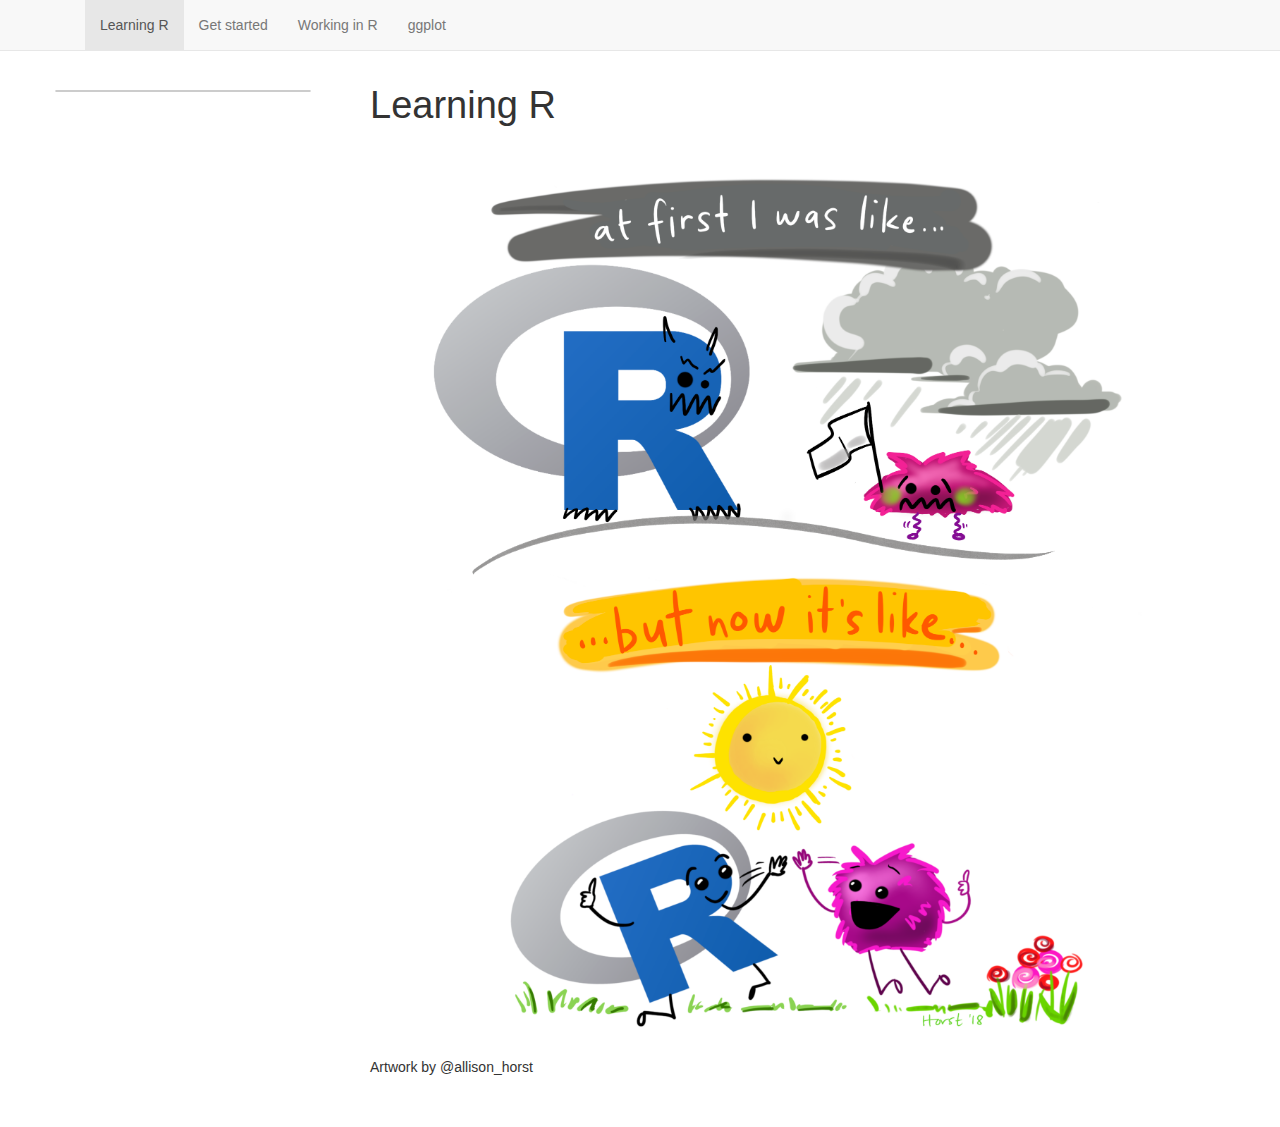
<file: index.html>
<!DOCTYPE html>

<html>

<head>

<meta charset="utf-8" />
<meta name="generator" content="pandoc" />
<meta http-equiv="X-UA-Compatible" content="IE=EDGE" />




<title>Learning R</title>

<script src="site_libs/header-attrs-2.14/header-attrs.js"></script>
<script src="site_libs/jquery-3.6.0/jquery-3.6.0.min.js"></script>
<meta name="viewport" content="width=device-width, initial-scale=1" />
<link href="site_libs/bootstrap-3.3.5/css/bootstrap.min.css" rel="stylesheet" />
<script src="site_libs/bootstrap-3.3.5/js/bootstrap.min.js"></script>
<script src="site_libs/bootstrap-3.3.5/shim/html5shiv.min.js"></script>
<script src="site_libs/bootstrap-3.3.5/shim/respond.min.js"></script>
<style>h1 {font-size: 34px;}
       h1.title {font-size: 38px;}
       h2 {font-size: 30px;}
       h3 {font-size: 24px;}
       h4 {font-size: 18px;}
       h5 {font-size: 16px;}
       h6 {font-size: 12px;}
       code {color: inherit; background-color: rgba(0, 0, 0, 0.04);}
       pre:not([class]) { background-color: white }</style>
<script src="site_libs/jqueryui-1.11.4/jquery-ui.min.js"></script>
<link href="site_libs/tocify-1.9.1/jquery.tocify.css" rel="stylesheet" />
<script src="site_libs/tocify-1.9.1/jquery.tocify.js"></script>
<script src="site_libs/navigation-1.1/tabsets.js"></script>
<link href="site_libs/highlightjs-9.12.0/default.css" rel="stylesheet" />
<script src="site_libs/highlightjs-9.12.0/highlight.js"></script>

<style type="text/css">
  code{white-space: pre-wrap;}
  span.smallcaps{font-variant: small-caps;}
  span.underline{text-decoration: underline;}
  div.column{display: inline-block; vertical-align: top; width: 50%;}
  div.hanging-indent{margin-left: 1.5em; text-indent: -1.5em;}
  ul.task-list{list-style: none;}
    </style>

<style type="text/css">code{white-space: pre;}</style>
<script type="text/javascript">
if (window.hljs) {
  hljs.configure({languages: []});
  hljs.initHighlightingOnLoad();
  if (document.readyState && document.readyState === "complete") {
    window.setTimeout(function() { hljs.initHighlighting(); }, 0);
  }
}
</script>






<link rel="stylesheet" href="styles.css" type="text/css" />



<style type = "text/css">
.main-container {
  max-width: 940px;
  margin-left: auto;
  margin-right: auto;
}
img {
  max-width:100%;
}
.tabbed-pane {
  padding-top: 12px;
}
.html-widget {
  margin-bottom: 20px;
}
button.code-folding-btn:focus {
  outline: none;
}
summary {
  display: list-item;
}
details > summary > p:only-child {
  display: inline;
}
pre code {
  padding: 0;
}
</style>


<style type="text/css">
.dropdown-submenu {
  position: relative;
}
.dropdown-submenu>.dropdown-menu {
  top: 0;
  left: 100%;
  margin-top: -6px;
  margin-left: -1px;
  border-radius: 0 6px 6px 6px;
}
.dropdown-submenu:hover>.dropdown-menu {
  display: block;
}
.dropdown-submenu>a:after {
  display: block;
  content: " ";
  float: right;
  width: 0;
  height: 0;
  border-color: transparent;
  border-style: solid;
  border-width: 5px 0 5px 5px;
  border-left-color: #cccccc;
  margin-top: 5px;
  margin-right: -10px;
}
.dropdown-submenu:hover>a:after {
  border-left-color: #adb5bd;
}
.dropdown-submenu.pull-left {
  float: none;
}
.dropdown-submenu.pull-left>.dropdown-menu {
  left: -100%;
  margin-left: 10px;
  border-radius: 6px 0 6px 6px;
}
</style>

<script type="text/javascript">
// manage active state of menu based on current page
$(document).ready(function () {
  // active menu anchor
  href = window.location.pathname
  href = href.substr(href.lastIndexOf('/') + 1)
  if (href === "")
    href = "index.html";
  var menuAnchor = $('a[href="' + href + '"]');

  // mark it active
  menuAnchor.tab('show');

  // if it's got a parent navbar menu mark it active as well
  menuAnchor.closest('li.dropdown').addClass('active');

  // Navbar adjustments
  var navHeight = $(".navbar").first().height() + 15;
  var style = document.createElement('style');
  var pt = "padding-top: " + navHeight + "px; ";
  var mt = "margin-top: -" + navHeight + "px; ";
  var css = "";
  // offset scroll position for anchor links (for fixed navbar)
  for (var i = 1; i <= 6; i++) {
    css += ".section h" + i + "{ " + pt + mt + "}\n";
  }
  style.innerHTML = "body {" + pt + "padding-bottom: 40px; }\n" + css;
  document.head.appendChild(style);
});
</script>

<!-- tabsets -->

<style type="text/css">
.tabset-dropdown > .nav-tabs {
  display: inline-table;
  max-height: 500px;
  min-height: 44px;
  overflow-y: auto;
  border: 1px solid #ddd;
  border-radius: 4px;
}

.tabset-dropdown > .nav-tabs > li.active:before {
  content: "";
  font-family: 'Glyphicons Halflings';
  display: inline-block;
  padding: 10px;
  border-right: 1px solid #ddd;
}

.tabset-dropdown > .nav-tabs.nav-tabs-open > li.active:before {
  content: "&#xe258;";
  border: none;
}

.tabset-dropdown > .nav-tabs.nav-tabs-open:before {
  content: "";
  font-family: 'Glyphicons Halflings';
  display: inline-block;
  padding: 10px;
  border-right: 1px solid #ddd;
}

.tabset-dropdown > .nav-tabs > li.active {
  display: block;
}

.tabset-dropdown > .nav-tabs > li > a,
.tabset-dropdown > .nav-tabs > li > a:focus,
.tabset-dropdown > .nav-tabs > li > a:hover {
  border: none;
  display: inline-block;
  border-radius: 4px;
  background-color: transparent;
}

.tabset-dropdown > .nav-tabs.nav-tabs-open > li {
  display: block;
  float: none;
}

.tabset-dropdown > .nav-tabs > li {
  display: none;
}
</style>

<!-- code folding -->



<style type="text/css">

#TOC {
  margin: 25px 0px 20px 0px;
}
@media (max-width: 768px) {
#TOC {
  position: relative;
  width: 100%;
}
}

@media print {
.toc-content {
  /* see https://github.com/w3c/csswg-drafts/issues/4434 */
  float: right;
}
}

.toc-content {
  padding-left: 30px;
  padding-right: 40px;
}

div.main-container {
  max-width: 1200px;
}

div.tocify {
  width: 20%;
  max-width: 260px;
  max-height: 85%;
}

@media (min-width: 768px) and (max-width: 991px) {
  div.tocify {
    width: 25%;
  }
}

@media (max-width: 767px) {
  div.tocify {
    width: 100%;
    max-width: none;
  }
}

.tocify ul, .tocify li {
  line-height: 20px;
}

.tocify-subheader .tocify-item {
  font-size: 0.90em;
}

.tocify .list-group-item {
  border-radius: 0px;
}


</style>



</head>

<body>


<div class="container-fluid main-container">


<!-- setup 3col/9col grid for toc_float and main content  -->
<div class="row">
<div class="col-xs-12 col-sm-4 col-md-3">
<div id="TOC" class="tocify">
</div>
</div>

<div class="toc-content col-xs-12 col-sm-8 col-md-9">




<div class="navbar navbar-default  navbar-fixed-top" role="navigation">
  <div class="container">
    <div class="navbar-header">
      <button type="button" class="navbar-toggle collapsed" data-toggle="collapse" data-bs-toggle="collapse" data-target="#navbar" data-bs-target="#navbar">
        <span class="icon-bar"></span>
        <span class="icon-bar"></span>
        <span class="icon-bar"></span>
      </button>
      <a class="navbar-brand" href="index.html"></a>
    </div>
    <div id="navbar" class="navbar-collapse collapse">
      <ul class="nav navbar-nav">
        <li>
  <a href="index.html">Learning R</a>
</li>
<li>
  <a href="Get_started.html">Get started</a>
</li>
<li>
  <a href="Working_in_R.html">Working in R</a>
</li>
<li>
  <a href="ggplot.html">ggplot</a>
</li>
      </ul>
      <ul class="nav navbar-nav navbar-right">
        
      </ul>
    </div><!--/.nav-collapse -->
  </div><!--/.container -->
</div><!--/.navbar -->

<div id="header">



<h1 class="title toc-ignore">Learning R</h1>

</div>


<p><img src="images/r_first_then.png" title="A digital cartoon with two illustrations: the top shows the R-logo with a scary face, and a small scared little fuzzy monster holding up a white flag in surrender while under a dark stormcloud. The text above says “at first I was like…” The lower cartoon is a friendly, smiling R-logo jumping up to give a happy fuzzy monster a high-five under a smiling sun and next to colorful flowers. The text above the bottom illustration reads “but now it’s like…”" alt="A digital cartoon with two illustrations: the top shows the R-logo with a scary face, and a small scared little fuzzy monster holding up a white flag in surrender while under a dark stormcloud. The text above says “at first I was like…” The lower cartoon is a friendly, smiling R-logo jumping up to give a happy fuzzy monster a high-five under a smiling sun and next to colorful flowers. The text above the bottom illustration reads “but now it’s like…”"  /></p>
<p>Artwork by <span class="citation">@allison_horst</span></p>



</div>
</div>

</div>

<script>

// add bootstrap table styles to pandoc tables
function bootstrapStylePandocTables() {
  $('tr.odd').parent('tbody').parent('table').addClass('table table-condensed');
}
$(document).ready(function () {
  bootstrapStylePandocTables();
});


</script>

<!-- tabsets -->

<script>
$(document).ready(function () {
  window.buildTabsets("TOC");
});

$(document).ready(function () {
  $('.tabset-dropdown > .nav-tabs > li').click(function () {
    $(this).parent().toggleClass('nav-tabs-open');
  });
});
</script>

<!-- code folding -->

<script>
$(document).ready(function ()  {

    // temporarily add toc-ignore selector to headers for the consistency with Pandoc
    $('.unlisted.unnumbered').addClass('toc-ignore')

    // move toc-ignore selectors from section div to header
    $('div.section.toc-ignore')
        .removeClass('toc-ignore')
        .children('h1,h2,h3,h4,h5').addClass('toc-ignore');

    // establish options
    var options = {
      selectors: "h1,h2",
      theme: "bootstrap3",
      context: '.toc-content',
      hashGenerator: function (text) {
        return text.replace(/[.\\/?&!#<>]/g, '').replace(/\s/g, '_');
      },
      ignoreSelector: ".toc-ignore",
      scrollTo: 0
    };
    options.showAndHide = true;
    options.smoothScroll = true;

    // tocify
    var toc = $("#TOC").tocify(options).data("toc-tocify");
});
</script>

<!-- dynamically load mathjax for compatibility with self-contained -->
<script>
  (function () {
    var script = document.createElement("script");
    script.type = "text/javascript";
    script.src  = "https://mathjax.rstudio.com/latest/MathJax.js?config=TeX-AMS-MML_HTMLorMML";
    document.getElementsByTagName("head")[0].appendChild(script);
  })();
</script>

</body>
</html>
</file>
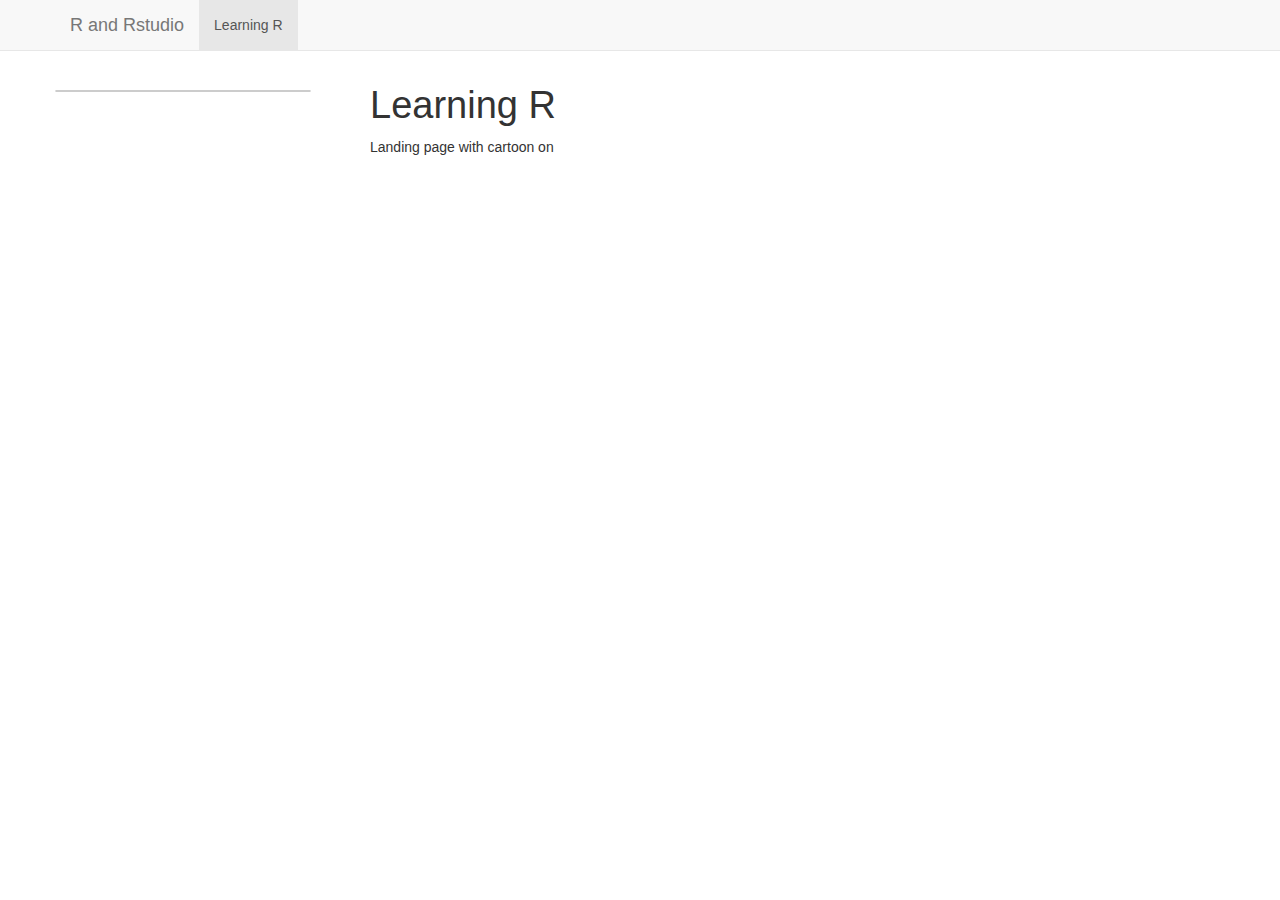
<file: _site/index.html>
<!DOCTYPE html>

<html>

<head>

<meta charset="utf-8" />
<meta name="generator" content="pandoc" />
<meta http-equiv="X-UA-Compatible" content="IE=EDGE" />




<title>Learning R</title>

<script src="site_libs/header-attrs-2.14/header-attrs.js"></script>
<script src="site_libs/jquery-3.6.0/jquery-3.6.0.min.js"></script>
<meta name="viewport" content="width=device-width, initial-scale=1" />
<link href="site_libs/bootstrap-3.3.5/css/bootstrap.min.css" rel="stylesheet" />
<script src="site_libs/bootstrap-3.3.5/js/bootstrap.min.js"></script>
<script src="site_libs/bootstrap-3.3.5/shim/html5shiv.min.js"></script>
<script src="site_libs/bootstrap-3.3.5/shim/respond.min.js"></script>
<style>h1 {font-size: 34px;}
       h1.title {font-size: 38px;}
       h2 {font-size: 30px;}
       h3 {font-size: 24px;}
       h4 {font-size: 18px;}
       h5 {font-size: 16px;}
       h6 {font-size: 12px;}
       code {color: inherit; background-color: rgba(0, 0, 0, 0.04);}
       pre:not([class]) { background-color: white }</style>
<script src="site_libs/jqueryui-1.11.4/jquery-ui.min.js"></script>
<link href="site_libs/tocify-1.9.1/jquery.tocify.css" rel="stylesheet" />
<script src="site_libs/tocify-1.9.1/jquery.tocify.js"></script>
<script src="site_libs/navigation-1.1/tabsets.js"></script>
<link href="site_libs/highlightjs-9.12.0/default.css" rel="stylesheet" />
<script src="site_libs/highlightjs-9.12.0/highlight.js"></script>

<style type="text/css">
  code{white-space: pre-wrap;}
  span.smallcaps{font-variant: small-caps;}
  span.underline{text-decoration: underline;}
  div.column{display: inline-block; vertical-align: top; width: 50%;}
  div.hanging-indent{margin-left: 1.5em; text-indent: -1.5em;}
  ul.task-list{list-style: none;}
    </style>

<style type="text/css">code{white-space: pre;}</style>
<script type="text/javascript">
if (window.hljs) {
  hljs.configure({languages: []});
  hljs.initHighlightingOnLoad();
  if (document.readyState && document.readyState === "complete") {
    window.setTimeout(function() { hljs.initHighlighting(); }, 0);
  }
}
</script>









<style type = "text/css">
.main-container {
  max-width: 940px;
  margin-left: auto;
  margin-right: auto;
}
img {
  max-width:100%;
}
.tabbed-pane {
  padding-top: 12px;
}
.html-widget {
  margin-bottom: 20px;
}
button.code-folding-btn:focus {
  outline: none;
}
summary {
  display: list-item;
}
details > summary > p:only-child {
  display: inline;
}
pre code {
  padding: 0;
}
</style>


<style type="text/css">
.dropdown-submenu {
  position: relative;
}
.dropdown-submenu>.dropdown-menu {
  top: 0;
  left: 100%;
  margin-top: -6px;
  margin-left: -1px;
  border-radius: 0 6px 6px 6px;
}
.dropdown-submenu:hover>.dropdown-menu {
  display: block;
}
.dropdown-submenu>a:after {
  display: block;
  content: " ";
  float: right;
  width: 0;
  height: 0;
  border-color: transparent;
  border-style: solid;
  border-width: 5px 0 5px 5px;
  border-left-color: #cccccc;
  margin-top: 5px;
  margin-right: -10px;
}
.dropdown-submenu:hover>a:after {
  border-left-color: #adb5bd;
}
.dropdown-submenu.pull-left {
  float: none;
}
.dropdown-submenu.pull-left>.dropdown-menu {
  left: -100%;
  margin-left: 10px;
  border-radius: 6px 0 6px 6px;
}
</style>

<script type="text/javascript">
// manage active state of menu based on current page
$(document).ready(function () {
  // active menu anchor
  href = window.location.pathname
  href = href.substr(href.lastIndexOf('/') + 1)
  if (href === "")
    href = "index.html";
  var menuAnchor = $('a[href="' + href + '"]');

  // mark it active
  menuAnchor.tab('show');

  // if it's got a parent navbar menu mark it active as well
  menuAnchor.closest('li.dropdown').addClass('active');

  // Navbar adjustments
  var navHeight = $(".navbar").first().height() + 15;
  var style = document.createElement('style');
  var pt = "padding-top: " + navHeight + "px; ";
  var mt = "margin-top: -" + navHeight + "px; ";
  var css = "";
  // offset scroll position for anchor links (for fixed navbar)
  for (var i = 1; i <= 6; i++) {
    css += ".section h" + i + "{ " + pt + mt + "}\n";
  }
  style.innerHTML = "body {" + pt + "padding-bottom: 40px; }\n" + css;
  document.head.appendChild(style);
});
</script>

<!-- tabsets -->

<style type="text/css">
.tabset-dropdown > .nav-tabs {
  display: inline-table;
  max-height: 500px;
  min-height: 44px;
  overflow-y: auto;
  border: 1px solid #ddd;
  border-radius: 4px;
}

.tabset-dropdown > .nav-tabs > li.active:before {
  content: "";
  font-family: 'Glyphicons Halflings';
  display: inline-block;
  padding: 10px;
  border-right: 1px solid #ddd;
}

.tabset-dropdown > .nav-tabs.nav-tabs-open > li.active:before {
  content: "&#xe258;";
  border: none;
}

.tabset-dropdown > .nav-tabs.nav-tabs-open:before {
  content: "";
  font-family: 'Glyphicons Halflings';
  display: inline-block;
  padding: 10px;
  border-right: 1px solid #ddd;
}

.tabset-dropdown > .nav-tabs > li.active {
  display: block;
}

.tabset-dropdown > .nav-tabs > li > a,
.tabset-dropdown > .nav-tabs > li > a:focus,
.tabset-dropdown > .nav-tabs > li > a:hover {
  border: none;
  display: inline-block;
  border-radius: 4px;
  background-color: transparent;
}

.tabset-dropdown > .nav-tabs.nav-tabs-open > li {
  display: block;
  float: none;
}

.tabset-dropdown > .nav-tabs > li {
  display: none;
}
</style>

<!-- code folding -->



<style type="text/css">

#TOC {
  margin: 25px 0px 20px 0px;
}
@media (max-width: 768px) {
#TOC {
  position: relative;
  width: 100%;
}
}

@media print {
.toc-content {
  /* see https://github.com/w3c/csswg-drafts/issues/4434 */
  float: right;
}
}

.toc-content {
  padding-left: 30px;
  padding-right: 40px;
}

div.main-container {
  max-width: 1200px;
}

div.tocify {
  width: 20%;
  max-width: 260px;
  max-height: 85%;
}

@media (min-width: 768px) and (max-width: 991px) {
  div.tocify {
    width: 25%;
  }
}

@media (max-width: 767px) {
  div.tocify {
    width: 100%;
    max-width: none;
  }
}

.tocify ul, .tocify li {
  line-height: 20px;
}

.tocify-subheader .tocify-item {
  font-size: 0.90em;
}

.tocify .list-group-item {
  border-radius: 0px;
}


</style>



</head>

<body>


<div class="container-fluid main-container">


<!-- setup 3col/9col grid for toc_float and main content  -->
<div class="row">
<div class="col-xs-12 col-sm-4 col-md-3">
<div id="TOC" class="tocify">
</div>
</div>

<div class="toc-content col-xs-12 col-sm-8 col-md-9">




<div class="navbar navbar-default  navbar-fixed-top" role="navigation">
  <div class="container">
    <div class="navbar-header">
      <button type="button" class="navbar-toggle collapsed" data-toggle="collapse" data-bs-toggle="collapse" data-target="#navbar" data-bs-target="#navbar">
        <span class="icon-bar"></span>
        <span class="icon-bar"></span>
        <span class="icon-bar"></span>
      </button>
      <a class="navbar-brand" href="index.html">R and Rstudio</a>
    </div>
    <div id="navbar" class="navbar-collapse collapse">
      <ul class="nav navbar-nav">
        <li>
  <a href="index.html">Learning R</a>
</li>
      </ul>
      <ul class="nav navbar-nav navbar-right">
        
      </ul>
    </div><!--/.nav-collapse -->
  </div><!--/.container -->
</div><!--/.navbar -->

<div id="header">



<h1 class="title toc-ignore">Learning R</h1>

</div>


<p>Landing page with cartoon on</p>



</div>
</div>

</div>

<script>

// add bootstrap table styles to pandoc tables
function bootstrapStylePandocTables() {
  $('tr.odd').parent('tbody').parent('table').addClass('table table-condensed');
}
$(document).ready(function () {
  bootstrapStylePandocTables();
});


</script>

<!-- tabsets -->

<script>
$(document).ready(function () {
  window.buildTabsets("TOC");
});

$(document).ready(function () {
  $('.tabset-dropdown > .nav-tabs > li').click(function () {
    $(this).parent().toggleClass('nav-tabs-open');
  });
});
</script>

<!-- code folding -->

<script>
$(document).ready(function ()  {

    // temporarily add toc-ignore selector to headers for the consistency with Pandoc
    $('.unlisted.unnumbered').addClass('toc-ignore')

    // move toc-ignore selectors from section div to header
    $('div.section.toc-ignore')
        .removeClass('toc-ignore')
        .children('h1,h2,h3,h4,h5').addClass('toc-ignore');

    // establish options
    var options = {
      selectors: "h1,h2",
      theme: "bootstrap3",
      context: '.toc-content',
      hashGenerator: function (text) {
        return text.replace(/[.\\/?&!#<>]/g, '').replace(/\s/g, '_');
      },
      ignoreSelector: ".toc-ignore",
      scrollTo: 0
    };
    options.showAndHide = true;
    options.smoothScroll = true;

    // tocify
    var toc = $("#TOC").tocify(options).data("toc-tocify");
});
</script>

<!-- dynamically load mathjax for compatibility with self-contained -->
<script>
  (function () {
    var script = document.createElement("script");
    script.type = "text/javascript";
    script.src  = "https://mathjax.rstudio.com/latest/MathJax.js?config=TeX-AMS-MML_HTMLorMML";
    document.getElementsByTagName("head")[0].appendChild(script);
  })();
</script>

</body>
</html>
</file>
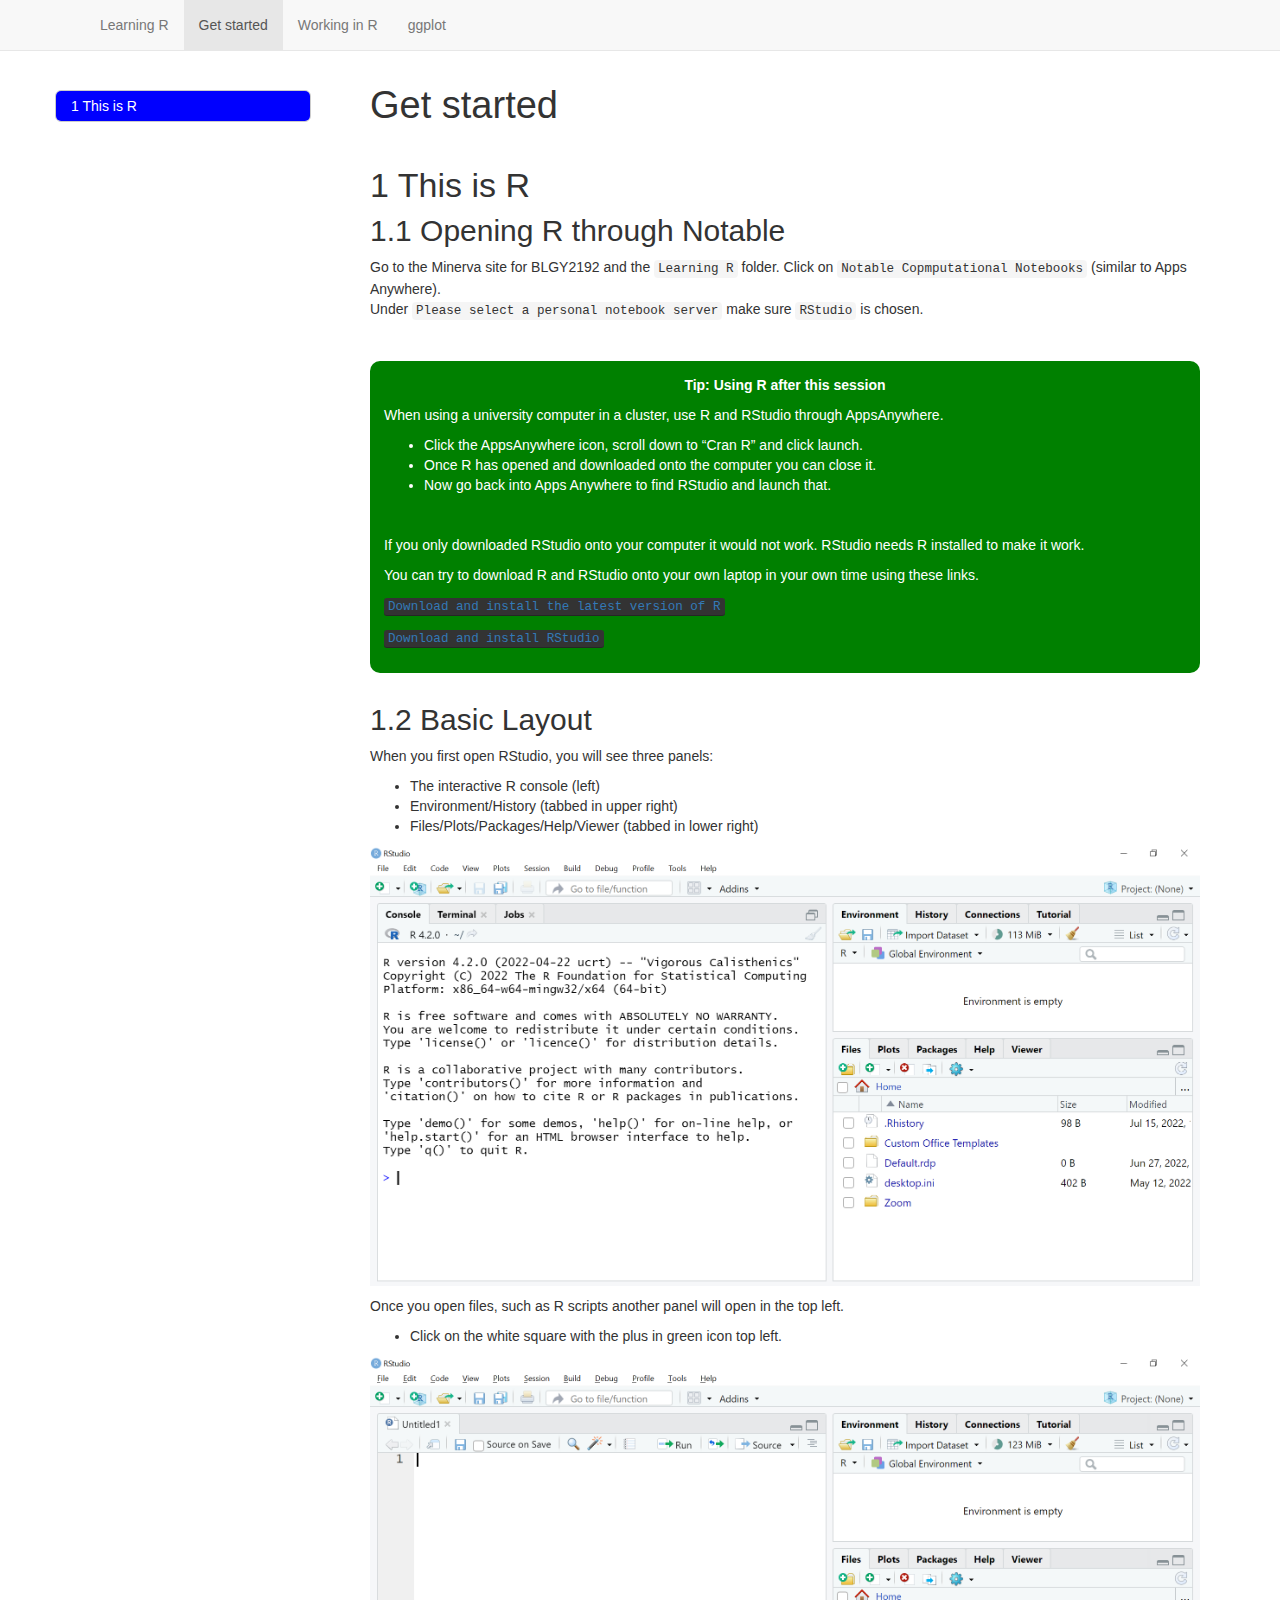
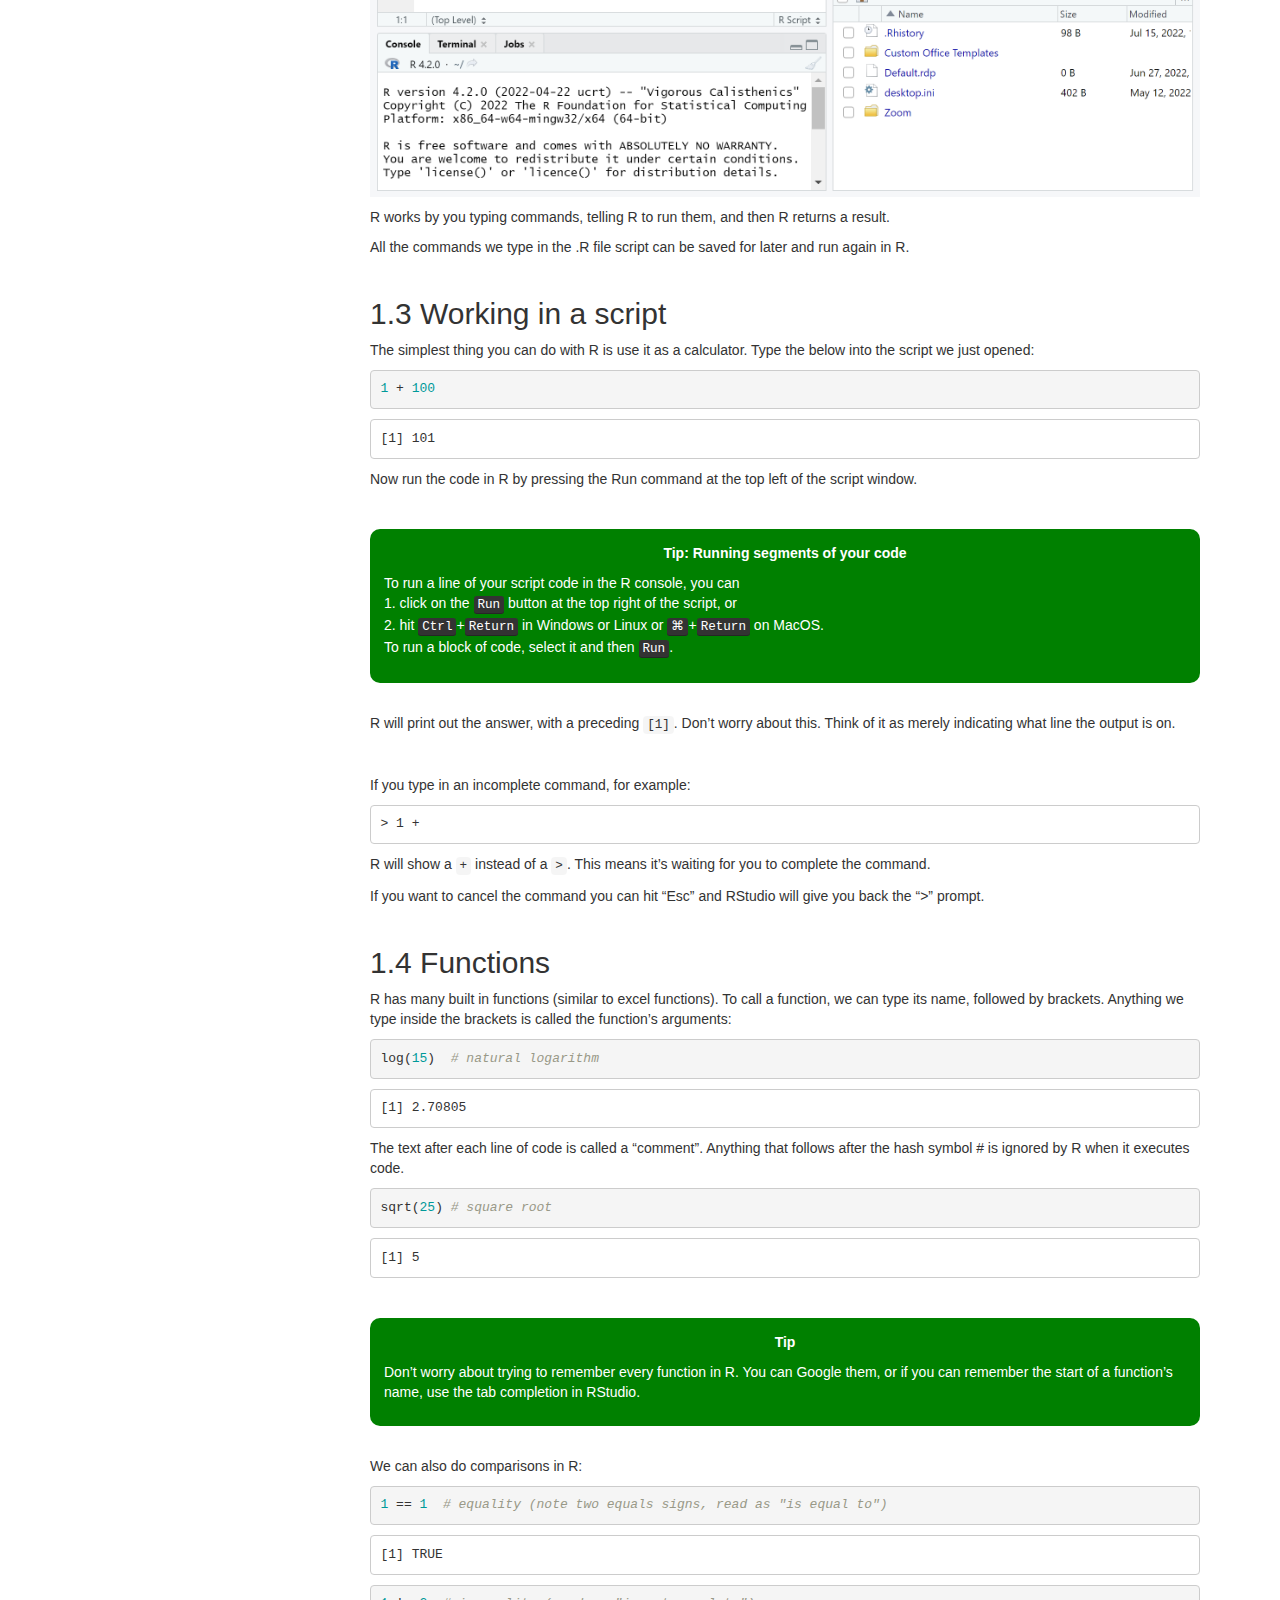
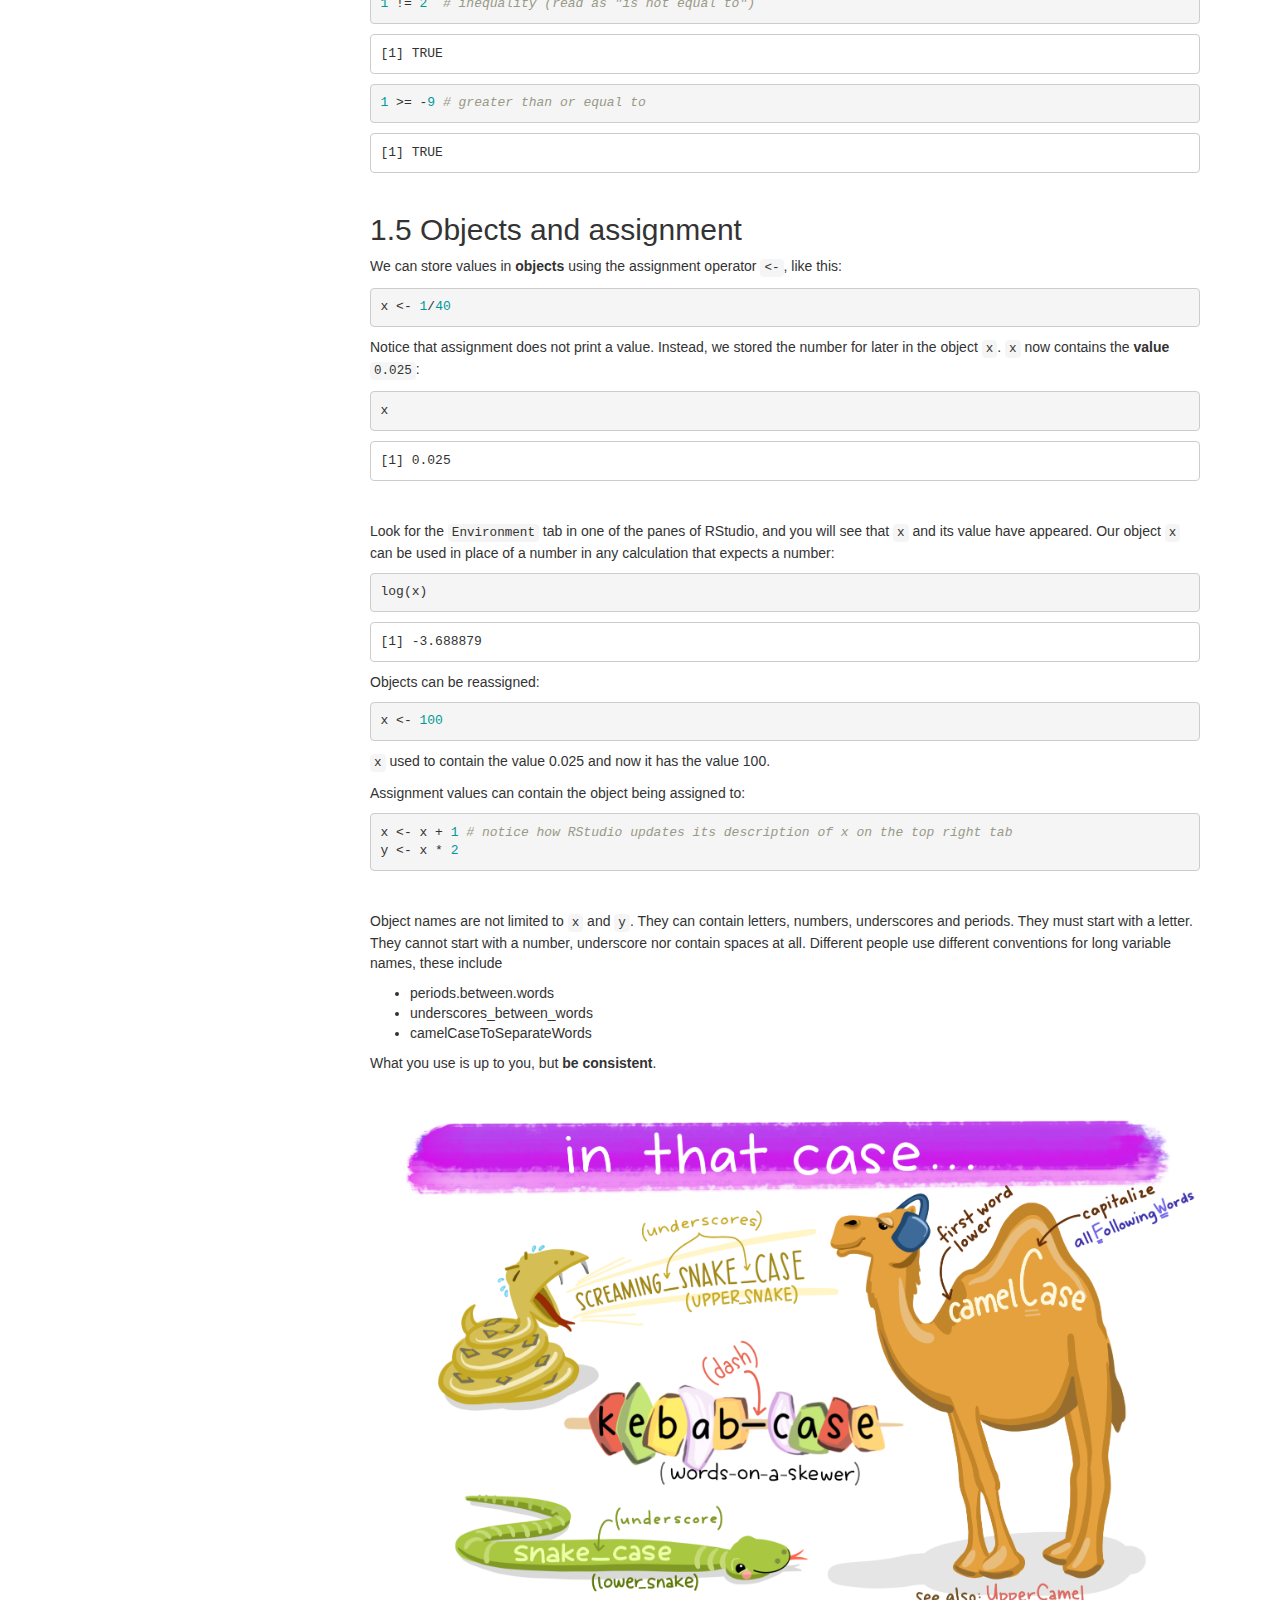
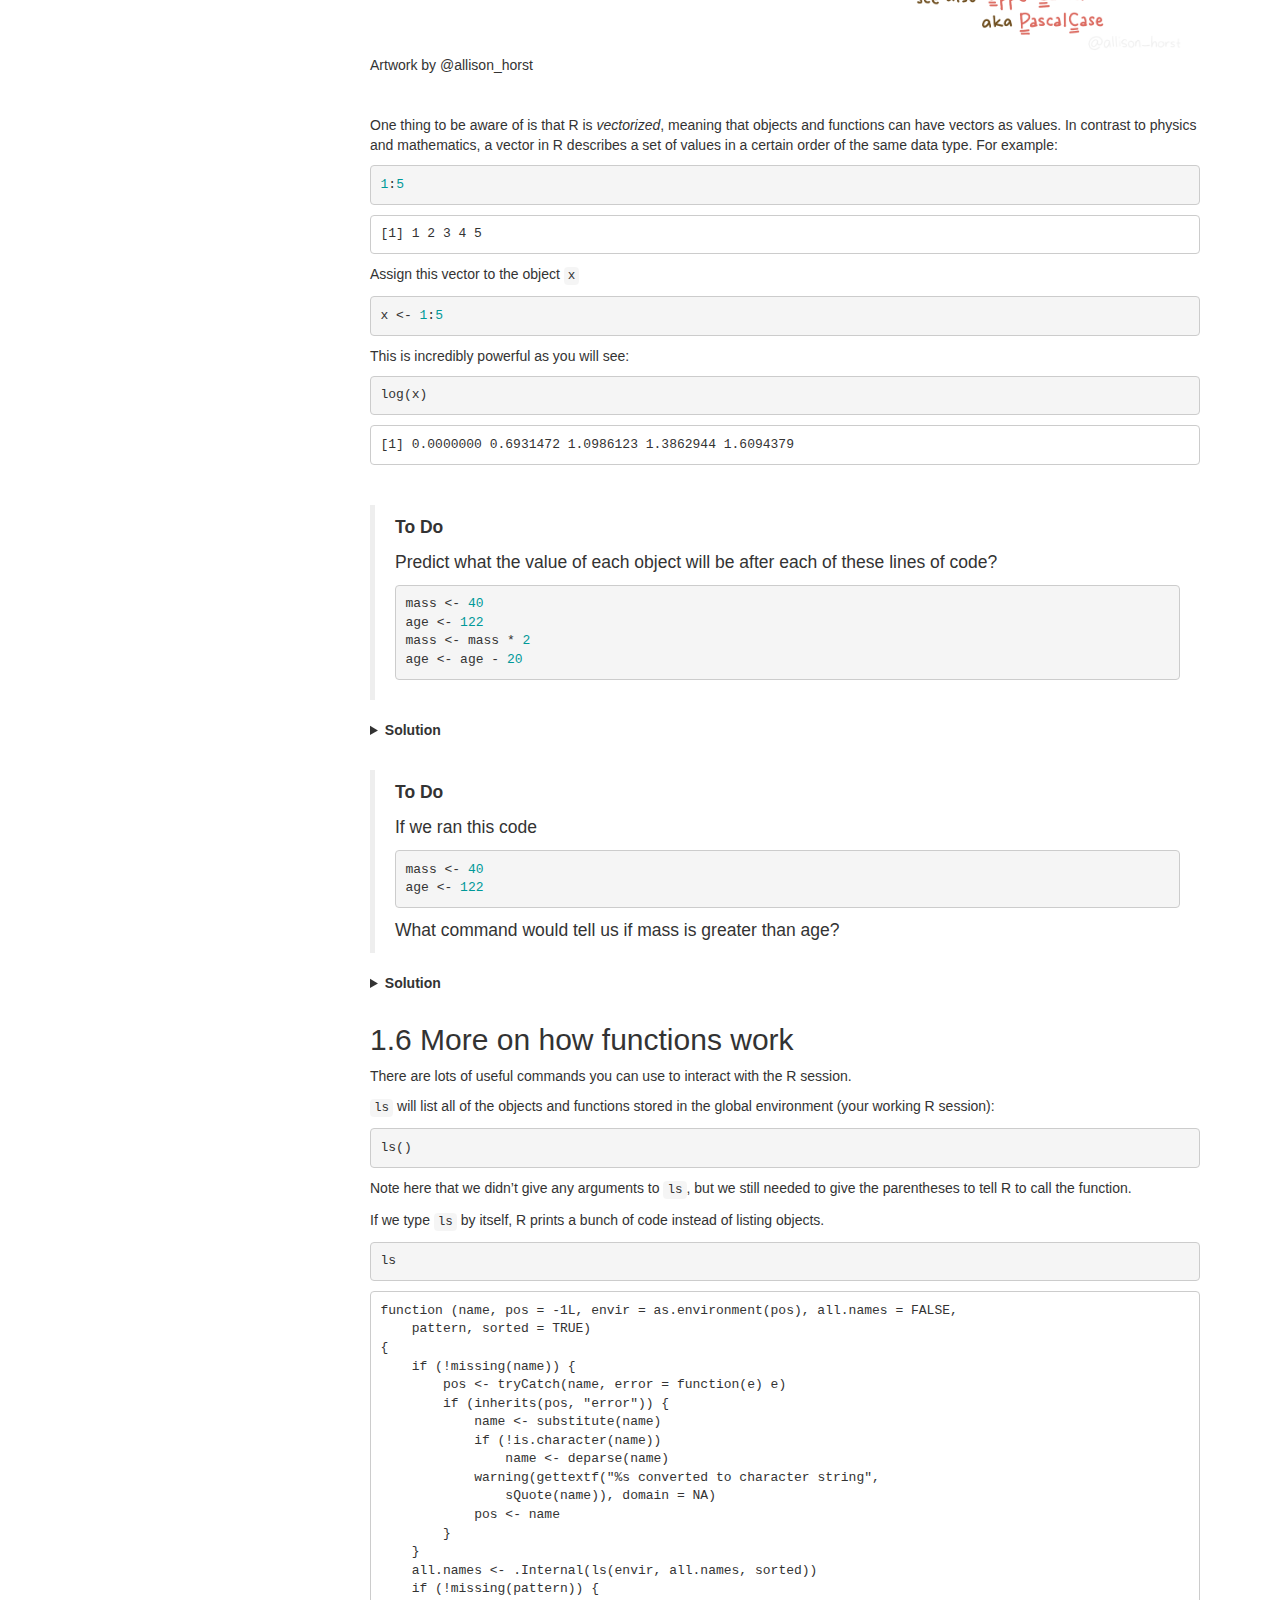
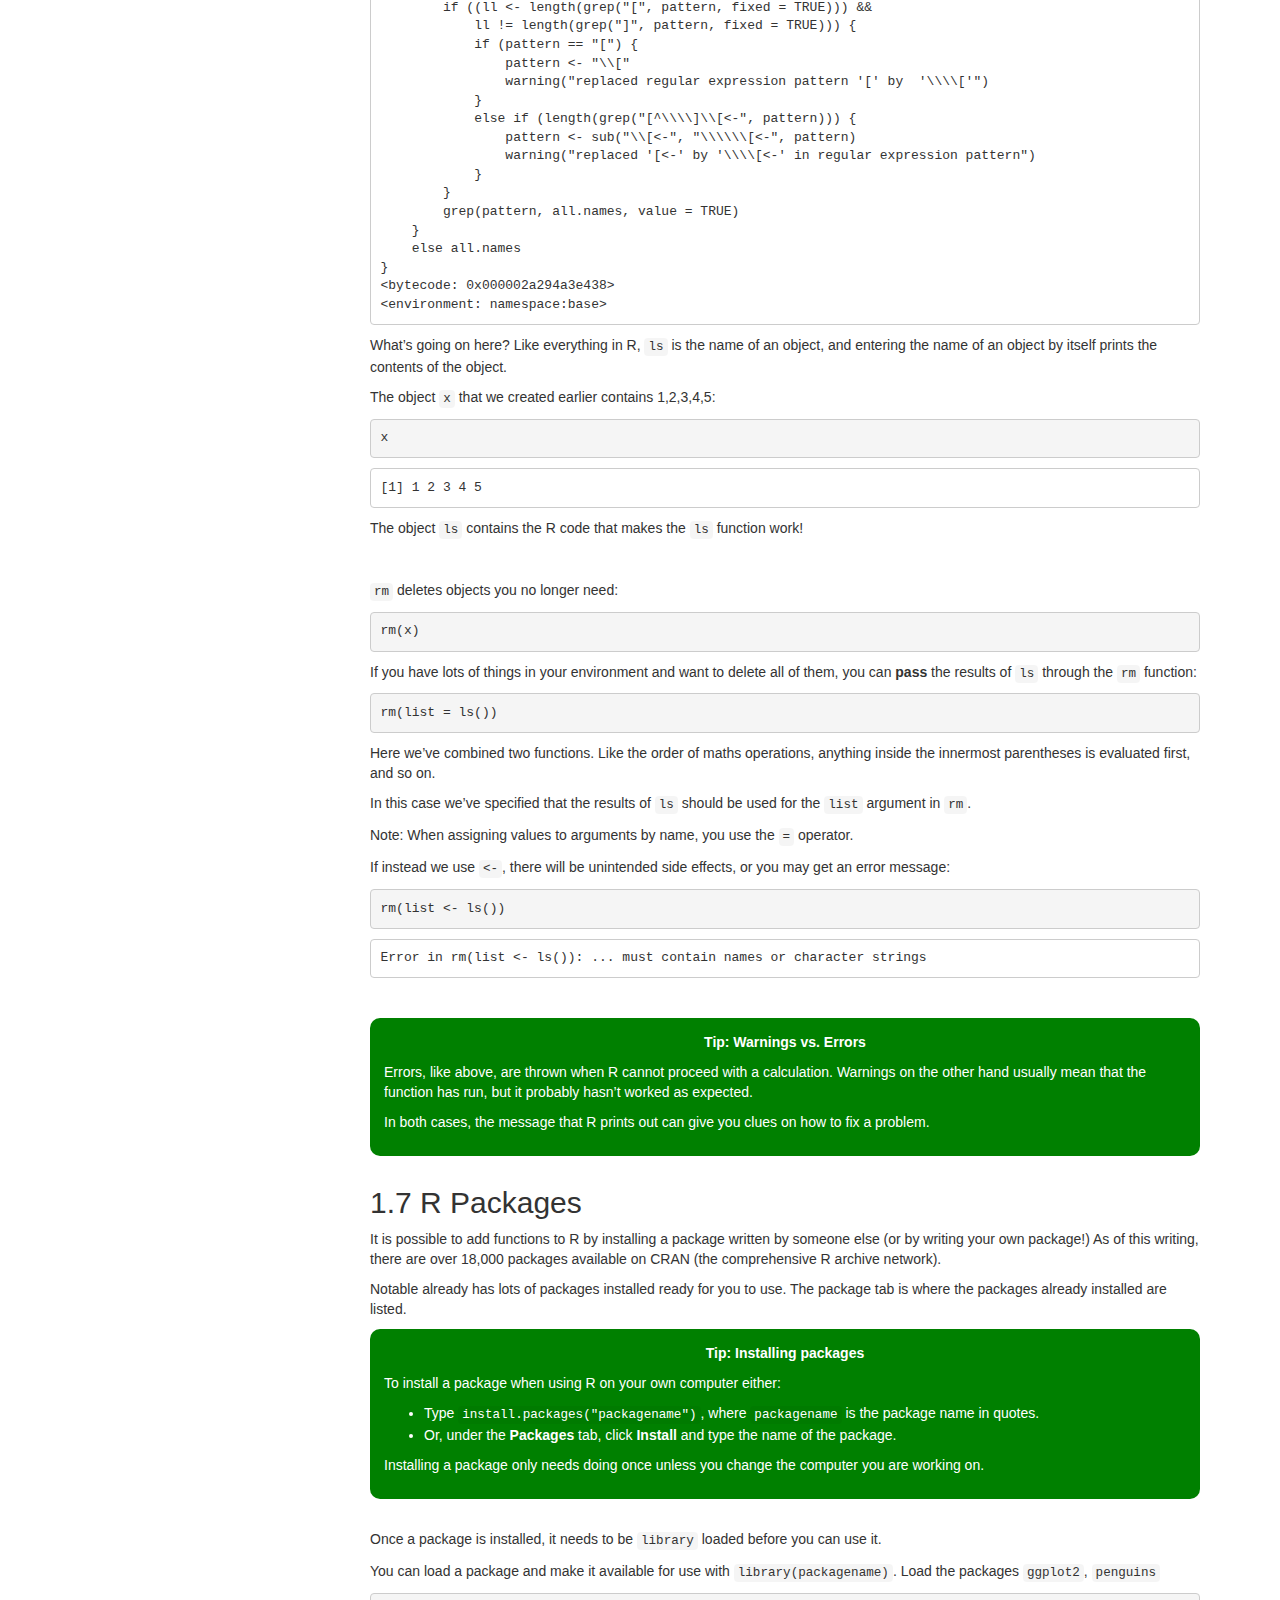
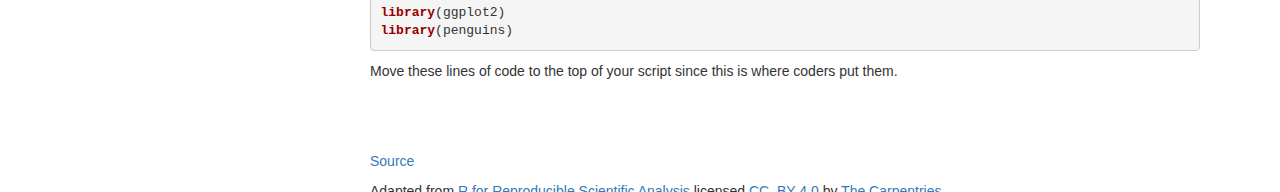
<file: Get_started.html>
<!DOCTYPE html>

<html>

<head>

<meta charset="utf-8" />
<meta name="generator" content="pandoc" />
<meta http-equiv="X-UA-Compatible" content="IE=EDGE" />




<title>Get started</title>

<script src="site_libs/header-attrs-2.14/header-attrs.js"></script>
<script src="site_libs/jquery-3.6.0/jquery-3.6.0.min.js"></script>
<meta name="viewport" content="width=device-width, initial-scale=1" />
<link href="site_libs/bootstrap-3.3.5/css/bootstrap.min.css" rel="stylesheet" />
<script src="site_libs/bootstrap-3.3.5/js/bootstrap.min.js"></script>
<script src="site_libs/bootstrap-3.3.5/shim/html5shiv.min.js"></script>
<script src="site_libs/bootstrap-3.3.5/shim/respond.min.js"></script>
<style>h1 {font-size: 34px;}
       h1.title {font-size: 38px;}
       h2 {font-size: 30px;}
       h3 {font-size: 24px;}
       h4 {font-size: 18px;}
       h5 {font-size: 16px;}
       h6 {font-size: 12px;}
       code {color: inherit; background-color: rgba(0, 0, 0, 0.04);}
       pre:not([class]) { background-color: white }</style>
<script src="site_libs/jqueryui-1.11.4/jquery-ui.min.js"></script>
<link href="site_libs/tocify-1.9.1/jquery.tocify.css" rel="stylesheet" />
<script src="site_libs/tocify-1.9.1/jquery.tocify.js"></script>
<script src="site_libs/navigation-1.1/tabsets.js"></script>
<link href="site_libs/highlightjs-9.12.0/default.css" rel="stylesheet" />
<script src="site_libs/highlightjs-9.12.0/highlight.js"></script>

<style type="text/css">
  code{white-space: pre-wrap;}
  span.smallcaps{font-variant: small-caps;}
  span.underline{text-decoration: underline;}
  div.column{display: inline-block; vertical-align: top; width: 50%;}
  div.hanging-indent{margin-left: 1.5em; text-indent: -1.5em;}
  ul.task-list{list-style: none;}
    </style>

<style type="text/css">code{white-space: pre;}</style>
<script type="text/javascript">
if (window.hljs) {
  hljs.configure({languages: []});
  hljs.initHighlightingOnLoad();
  if (document.readyState && document.readyState === "complete") {
    window.setTimeout(function() { hljs.initHighlighting(); }, 0);
  }
}
</script>






<link rel="stylesheet" href="styles.css" type="text/css" />



<style type = "text/css">
.main-container {
  max-width: 940px;
  margin-left: auto;
  margin-right: auto;
}
img {
  max-width:100%;
}
.tabbed-pane {
  padding-top: 12px;
}
.html-widget {
  margin-bottom: 20px;
}
button.code-folding-btn:focus {
  outline: none;
}
summary {
  display: list-item;
}
details > summary > p:only-child {
  display: inline;
}
pre code {
  padding: 0;
}
</style>


<style type="text/css">
.dropdown-submenu {
  position: relative;
}
.dropdown-submenu>.dropdown-menu {
  top: 0;
  left: 100%;
  margin-top: -6px;
  margin-left: -1px;
  border-radius: 0 6px 6px 6px;
}
.dropdown-submenu:hover>.dropdown-menu {
  display: block;
}
.dropdown-submenu>a:after {
  display: block;
  content: " ";
  float: right;
  width: 0;
  height: 0;
  border-color: transparent;
  border-style: solid;
  border-width: 5px 0 5px 5px;
  border-left-color: #cccccc;
  margin-top: 5px;
  margin-right: -10px;
}
.dropdown-submenu:hover>a:after {
  border-left-color: #adb5bd;
}
.dropdown-submenu.pull-left {
  float: none;
}
.dropdown-submenu.pull-left>.dropdown-menu {
  left: -100%;
  margin-left: 10px;
  border-radius: 6px 0 6px 6px;
}
</style>

<script type="text/javascript">
// manage active state of menu based on current page
$(document).ready(function () {
  // active menu anchor
  href = window.location.pathname
  href = href.substr(href.lastIndexOf('/') + 1)
  if (href === "")
    href = "index.html";
  var menuAnchor = $('a[href="' + href + '"]');

  // mark it active
  menuAnchor.tab('show');

  // if it's got a parent navbar menu mark it active as well
  menuAnchor.closest('li.dropdown').addClass('active');

  // Navbar adjustments
  var navHeight = $(".navbar").first().height() + 15;
  var style = document.createElement('style');
  var pt = "padding-top: " + navHeight + "px; ";
  var mt = "margin-top: -" + navHeight + "px; ";
  var css = "";
  // offset scroll position for anchor links (for fixed navbar)
  for (var i = 1; i <= 6; i++) {
    css += ".section h" + i + "{ " + pt + mt + "}\n";
  }
  style.innerHTML = "body {" + pt + "padding-bottom: 40px; }\n" + css;
  document.head.appendChild(style);
});
</script>

<!-- tabsets -->

<style type="text/css">
.tabset-dropdown > .nav-tabs {
  display: inline-table;
  max-height: 500px;
  min-height: 44px;
  overflow-y: auto;
  border: 1px solid #ddd;
  border-radius: 4px;
}

.tabset-dropdown > .nav-tabs > li.active:before {
  content: "";
  font-family: 'Glyphicons Halflings';
  display: inline-block;
  padding: 10px;
  border-right: 1px solid #ddd;
}

.tabset-dropdown > .nav-tabs.nav-tabs-open > li.active:before {
  content: "&#xe258;";
  border: none;
}

.tabset-dropdown > .nav-tabs.nav-tabs-open:before {
  content: "";
  font-family: 'Glyphicons Halflings';
  display: inline-block;
  padding: 10px;
  border-right: 1px solid #ddd;
}

.tabset-dropdown > .nav-tabs > li.active {
  display: block;
}

.tabset-dropdown > .nav-tabs > li > a,
.tabset-dropdown > .nav-tabs > li > a:focus,
.tabset-dropdown > .nav-tabs > li > a:hover {
  border: none;
  display: inline-block;
  border-radius: 4px;
  background-color: transparent;
}

.tabset-dropdown > .nav-tabs.nav-tabs-open > li {
  display: block;
  float: none;
}

.tabset-dropdown > .nav-tabs > li {
  display: none;
}
</style>

<!-- code folding -->



<style type="text/css">

#TOC {
  margin: 25px 0px 20px 0px;
}
@media (max-width: 768px) {
#TOC {
  position: relative;
  width: 100%;
}
}

@media print {
.toc-content {
  /* see https://github.com/w3c/csswg-drafts/issues/4434 */
  float: right;
}
}

.toc-content {
  padding-left: 30px;
  padding-right: 40px;
}

div.main-container {
  max-width: 1200px;
}

div.tocify {
  width: 20%;
  max-width: 260px;
  max-height: 85%;
}

@media (min-width: 768px) and (max-width: 991px) {
  div.tocify {
    width: 25%;
  }
}

@media (max-width: 767px) {
  div.tocify {
    width: 100%;
    max-width: none;
  }
}

.tocify ul, .tocify li {
  line-height: 20px;
}

.tocify-subheader .tocify-item {
  font-size: 0.90em;
}

.tocify .list-group-item {
  border-radius: 0px;
}


</style>



</head>

<body>


<div class="container-fluid main-container">


<!-- setup 3col/9col grid for toc_float and main content  -->
<div class="row">
<div class="col-xs-12 col-sm-4 col-md-3">
<div id="TOC" class="tocify">
</div>
</div>

<div class="toc-content col-xs-12 col-sm-8 col-md-9">




<div class="navbar navbar-default  navbar-fixed-top" role="navigation">
  <div class="container">
    <div class="navbar-header">
      <button type="button" class="navbar-toggle collapsed" data-toggle="collapse" data-bs-toggle="collapse" data-target="#navbar" data-bs-target="#navbar">
        <span class="icon-bar"></span>
        <span class="icon-bar"></span>
        <span class="icon-bar"></span>
      </button>
      <a class="navbar-brand" href="index.html"></a>
    </div>
    <div id="navbar" class="navbar-collapse collapse">
      <ul class="nav navbar-nav">
        <li>
  <a href="index.html">Learning R</a>
</li>
<li>
  <a href="Get_started.html">Get started</a>
</li>
<li>
  <a href="Working_in_R.html">Working in R</a>
</li>
<li>
  <a href="ggplot.html">ggplot</a>
</li>
      </ul>
      <ul class="nav navbar-nav navbar-right">
        
      </ul>
    </div><!--/.nav-collapse -->
  </div><!--/.container -->
</div><!--/.navbar -->

<div id="header">



<h1 class="title toc-ignore">Get started</h1>

</div>


<p><br></p>
<div id="this-is-r" class="section level1" number="1">
<h1><span class="header-section-number">1</span> This is R</h1>
<div id="opening-r-through-notable" class="section level2" number="1.1">
<h2><span class="header-section-number">1.1</span> Opening R through
Notable</h2>
<p>Go to the Minerva site for BLGY2192 and the <code>Learning R</code>
folder. Click on <code>Notable Copmputational Notebooks</code> (similar
to Apps Anywhere).<br />
Under <code>Please select a personal notebook server</code> make sure
<code>RStudio</code> is chosen.</p>
<p><br></p>
<div class="darkorchidbox">
<div class="center">
<p><strong>Tip: Using R after this session</strong></p>
</div>
<p>When using a university computer in a cluster, use R and RStudio
through AppsAnywhere.</p>
<ul>
<li>Click the AppsAnywhere icon, scroll down to “Cran R” and click
launch.</li>
<li>Once R has opened and downloaded onto the computer you can close
it.</li>
<li>Now go back into Apps Anywhere to find RStudio and launch that.</li>
</ul>
<p><br></p>
<p>If you only downloaded RStudio onto your computer it would not work.
RStudio needs R installed to make it work.</p>
<p>You can try to download R and RStudio onto your own laptop in your
own time using these links.</p>
<p><kbd><a href="https://www.r-project.org/">Download and install the
latest version of R</a></kbd></p>
<p><kbd><a href="https://www.rstudio.com/">Download and install
RStudio</a></kbd></p>
</div>
<p><br></p>
</div>
<div id="basic-layout" class="section level2" number="1.2">
<h2><span class="header-section-number">1.2</span> Basic Layout</h2>
<p>When you first open RStudio, you will see three panels:</p>
<ul>
<li>The interactive R console (left)</li>
<li>Environment/History (tabbed in upper right)</li>
<li>Files/Plots/Packages/Help/Viewer (tabbed in lower right)</li>
</ul>
<p><img src="images/RStudio_screenshot.png" title="A screenshot of Rstudio showing eleven menus at the top left. One panel covers the left half with text about the R software. The right is divided into two panels with text saying that the environment is empty in the top panel and a display of the current file directory in the bottom panel." alt="A screenshot of Rstudio showing eleven menus at the top left. One panel covers the left half with text about the R software. The right is divided into two panels with text saying that the environment is empty in the top panel and a display of the current file directory in the bottom panel."  /></p>
<p>Once you open files, such as R scripts another panel will open in the
top left.</p>
<ul>
<li>Click on the white square with the plus in green icon top left.</li>
</ul>
<p><img src="images/RStudio_screenshot_script.png" title="Two zoomed in screenshots of the top left menus in RStudio. The first screenshot shows a black rectangle highlighting an icon which is a white square with a plus inside a green circle. The second screenshot shows a black rectangle highlighting a menu item that reads R Script followed by the associated keyboard shortcut, Ctrl + Shift + N." alt="Two zoomed in screenshots of the top left menus in RStudio. The first screenshot shows a black rectangle highlighting an icon which is a white square with a plus inside a green circle. The second screenshot shows a black rectangle highlighting a menu item that reads R Script followed by the associated keyboard shortcut, Ctrl + Shift + N."  /></p>
<p>R works by you typing commands, telling R to run them, and then R
returns a result.</p>
<p>All the commands we type in the .R file script can be saved for later
and run again in R.</p>
<p><br></p>
</div>
<div id="working-in-a-script" class="section level2" number="1.3">
<h2><span class="header-section-number">1.3</span> Working in a
script</h2>
<p>The simplest thing you can do with R is use it as a calculator. Type
the below into the script we just opened:</p>
<pre class="r"><code>1 + 100</code></pre>
<pre><code>[1] 101</code></pre>
<p>Now run the code in R by pressing the Run command at the top left of
the script window.</p>
<p><br></p>
<div class="darkorchidbox">
<div class="center">
<p><strong>Tip: Running segments of your code</strong></p>
</div>
<p>To run a line of your script code in the R console, you can<br />
1. click on the <kbd>Run</kbd> button at the top right of the script,
or<br />
2. hit <kbd>Ctrl</kbd>+<kbd>Return</kbd> in Windows or Linux or
<kbd>⌘</kbd>+<kbd>Return</kbd> on MacOS.<br />
To run a block of code, select it and then <kbd>Run</kbd>.</p>
</div>
<p><br></p>
<p>R will print out the answer, with a preceding <code>[1]</code>. Don’t
worry about this. Think of it as merely indicating what line the output
is on.</p>
<p><br></p>
<p>If you type in an incomplete command, for example:</p>
<pre><code>&gt; 1 +</code></pre>
<p>R will show a <code>+</code> instead of a <code>&gt;</code>. This
means it’s waiting for you to complete the command.</p>
<p>If you want to cancel the command you can hit “Esc” and RStudio will
give you back the “&gt;” prompt.</p>
<p><br></p>
</div>
<div id="functions" class="section level2" number="1.4">
<h2><span class="header-section-number">1.4</span> Functions</h2>
<p>R has many built in functions (similar to excel functions). To call a
function, we can type its name, followed by brackets. Anything we type
inside the brackets is called the function’s arguments:</p>
<pre class="r"><code>log(15)  # natural logarithm</code></pre>
<pre><code>[1] 2.70805</code></pre>
<p>The text after each line of code is called a “comment”. Anything that
follows after the hash symbol # is ignored by R when it executes
code.</p>
<pre class="r"><code>sqrt(25) # square root</code></pre>
<pre><code>[1] 5</code></pre>
<p><br></p>
<div class="darkorchidbox">
<div class="center">
<p><strong>Tip</strong></p>
</div>
<p>Don’t worry about trying to remember every function in R. You can
Google them, or if you can remember the start of a function’s name, use
the tab completion in RStudio.</p>
</div>
<p><br></p>
<p>We can also do comparisons in R:</p>
<pre class="r"><code>1 == 1  # equality (note two equals signs, read as &quot;is equal to&quot;)</code></pre>
<pre><code>[1] TRUE</code></pre>
<pre class="r"><code>1 != 2  # inequality (read as &quot;is not equal to&quot;)</code></pre>
<pre><code>[1] TRUE</code></pre>
<pre class="r"><code>1 &gt;= -9 # greater than or equal to</code></pre>
<pre><code>[1] TRUE</code></pre>
<p><br></p>
</div>
<div id="objects-and-assignment" class="section level2" number="1.5">
<h2><span class="header-section-number">1.5</span> Objects and
assignment</h2>
<p>We can store values in <strong>objects</strong> using the assignment
operator <code>&lt;-</code>, like this:</p>
<pre class="r"><code>x &lt;- 1/40</code></pre>
<p>Notice that assignment does not print a value. Instead, we stored the
number for later in the object <code>x</code>. <code>x</code> now
contains the <strong>value</strong> <code>0.025</code>:</p>
<pre class="r"><code>x</code></pre>
<pre><code>[1] 0.025</code></pre>
<p><br></p>
<p>Look for the <code>Environment</code> tab in one of the panes of
RStudio, and you will see that <code>x</code> and its value have
appeared. Our object <code>x</code> can be used in place of a number in
any calculation that expects a number:</p>
<pre class="r"><code>log(x)</code></pre>
<pre><code>[1] -3.688879</code></pre>
<p>Objects can be reassigned:</p>
<pre class="r"><code>x &lt;- 100</code></pre>
<p><code>x</code> used to contain the value 0.025 and now it has the
value 100.</p>
<p>Assignment values can contain the object being assigned to:</p>
<pre class="r"><code>x &lt;- x + 1 # notice how RStudio updates its description of x on the top right tab
y &lt;- x * 2</code></pre>
<p><br></p>
<p>Object names are not limited to <code>x</code> and <code>y</code>.
They can contain letters, numbers, underscores and periods. They must
start with a letter. They cannot start with a number, underscore nor
contain spaces at all. Different people use different conventions for
long variable names, these include</p>
<ul>
<li>periods.between.words</li>
<li>underscores_between_words</li>
<li>camelCaseToSeparateWords</li>
</ul>
<p>What you use is up to you, but <strong>be consistent</strong>.</p>
<p><img src="images/coding_cases.png" title="A wound up snake with mouth open is beside the screaming_snake_case. A spread out snake has snake_case written on it. A camel with headphones on has camelCase written on it with the captial C in the space of it's hump. Colourful letters on a line spell out kebab-case" alt="A wound up snake with mouth open is beside the screaming_snake_case. A spread out snake has snake_case written on it. A camel with headphones on has camelCase written on it with the captial C in the space of it's hump. Colourful letters on a line spell out kebab-case"  />
Artwork by <span class="citation">@allison_horst</span></p>
<p><br></p>
<p>One thing to be aware of is that R is <em>vectorized</em>, meaning
that objects and functions can have vectors as values. In contrast to
physics and mathematics, a vector in R describes a set of values in a
certain order of the same data type. For example:</p>
<pre class="r"><code>1:5</code></pre>
<pre><code>[1] 1 2 3 4 5</code></pre>
<p>Assign this vector to the object <code>x</code></p>
<pre class="r"><code>x &lt;- 1:5</code></pre>
<p>This is incredibly powerful as you will see:</p>
<pre class="r"><code>log(x)</code></pre>
<pre><code>[1] 0.0000000 0.6931472 1.0986123 1.3862944 1.6094379</code></pre>
<p><br></p>
<blockquote>
<p><strong>To Do</strong></p>
<p>Predict what the value of each object will be after each of these
lines of code?</p>
<pre class="r"><code>mass &lt;- 40
age &lt;- 122
mass &lt;- mass * 2
age &lt;- age - 20</code></pre>
</blockquote>
<details>
<summary>
<strong>Solution</strong>
</summary>
<pre class="r"><code>mass &lt;- 40</code></pre>
<p>This will give a value of 40 for the object mass</p>
<pre class="r"><code>age &lt;- 122</code></pre>
<p>This will give a value of 122 for the object age</p>
<pre class="r"><code>mass &lt;- mass * 2</code></pre>
<p>This will multiply the existing value of 40 by 2 to give a new value
of 80 to the object mass.</p>
<pre class="r"><code>age &lt;- age - 20</code></pre>
This will subtract 20 from the existing value of 122 to give a new value
of 102 to the object age.
</details>
<p><br></p>
<blockquote>
<p><strong>To Do</strong></p>
<p>If we ran this code</p>
<pre class="r"><code>mass &lt;- 40
age &lt;- 122</code></pre>
<p>What command would tell us if mass is greater than age?</p>
</blockquote>
<details>
<summary>
<strong>Solution</strong>
</summary>
<p>One way of answering this question in R is to use the
<code>&gt;</code> to set up the following:</p>
<pre class="r"><code>mass &gt; age</code></pre>
<pre><code>[1] FALSE</code></pre>
This should yield a boolean value of FALSE since 80 is not greater than
102.
</details>
<p><br></p>
</div>
<div id="more-on-how-functions-work" class="section level2"
number="1.6">
<h2><span class="header-section-number">1.6</span> More on how functions
work</h2>
<p>There are lots of useful commands you can use to interact with the R
session.</p>
<p><code>ls</code> will list all of the objects and functions stored in
the global environment (your working R session):</p>
<pre class="r"><code>ls()</code></pre>
<p>Note here that we didn’t give any arguments to <code>ls</code>, but
we still needed to give the parentheses to tell R to call the
function.</p>
<p>If we type <code>ls</code> by itself, R prints a bunch of code
instead of listing objects.</p>
<pre class="r"><code>ls</code></pre>
<pre><code>function (name, pos = -1L, envir = as.environment(pos), all.names = FALSE, 
    pattern, sorted = TRUE) 
{
    if (!missing(name)) {
        pos &lt;- tryCatch(name, error = function(e) e)
        if (inherits(pos, &quot;error&quot;)) {
            name &lt;- substitute(name)
            if (!is.character(name)) 
                name &lt;- deparse(name)
            warning(gettextf(&quot;%s converted to character string&quot;, 
                sQuote(name)), domain = NA)
            pos &lt;- name
        }
    }
    all.names &lt;- .Internal(ls(envir, all.names, sorted))
    if (!missing(pattern)) {
        if ((ll &lt;- length(grep(&quot;[&quot;, pattern, fixed = TRUE))) &amp;&amp; 
            ll != length(grep(&quot;]&quot;, pattern, fixed = TRUE))) {
            if (pattern == &quot;[&quot;) {
                pattern &lt;- &quot;\\[&quot;
                warning(&quot;replaced regular expression pattern &#39;[&#39; by  &#39;\\\\[&#39;&quot;)
            }
            else if (length(grep(&quot;[^\\\\]\\[&lt;-&quot;, pattern))) {
                pattern &lt;- sub(&quot;\\[&lt;-&quot;, &quot;\\\\\\[&lt;-&quot;, pattern)
                warning(&quot;replaced &#39;[&lt;-&#39; by &#39;\\\\[&lt;-&#39; in regular expression pattern&quot;)
            }
        }
        grep(pattern, all.names, value = TRUE)
    }
    else all.names
}
&lt;bytecode: 0x000002a294a3e438&gt;
&lt;environment: namespace:base&gt;</code></pre>
<p>What’s going on here? Like everything in R, <code>ls</code> is the
name of an object, and entering the name of an object by itself prints
the contents of the object.</p>
<p>The object <code>x</code> that we created earlier contains
1,2,3,4,5:</p>
<pre class="r"><code>x</code></pre>
<pre><code>[1] 1 2 3 4 5</code></pre>
<p>The object <code>ls</code> contains the R code that makes the
<code>ls</code> function work!</p>
<p><br></p>
<p><code>rm</code> deletes objects you no longer need:</p>
<pre class="r"><code>rm(x)</code></pre>
<p>If you have lots of things in your environment and want to delete all
of them, you can <strong>pass</strong> the results of <code>ls</code>
through the <code>rm</code> function:</p>
<pre class="r"><code>rm(list = ls())</code></pre>
<p>Here we’ve combined two functions. Like the order of maths
operations, anything inside the innermost parentheses is evaluated
first, and so on.</p>
<p>In this case we’ve specified that the results of <code>ls</code>
should be used for the <code>list</code> argument in
<code>rm</code>.</p>
<p>Note: When assigning values to arguments by name, you use the
<code>=</code> operator.</p>
<p>If instead we use <code>&lt;-</code>, there will be unintended side
effects, or you may get an error message:</p>
<pre class="r"><code>rm(list &lt;- ls())</code></pre>
<pre><code>Error in rm(list &lt;- ls()): ... must contain names or character strings</code></pre>
<p><br></p>
<div class="darkorchidbox">
<div class="center">
<p><strong>Tip: Warnings vs. Errors</strong></p>
</div>
<p>Errors, like above, are thrown when R cannot proceed with a
calculation. Warnings on the other hand usually mean that the function
has run, but it probably hasn’t worked as expected.</p>
<p>In both cases, the message that R prints out can give you clues on
how to fix a problem.</p>
</div>
<p><br></p>
</div>
<div id="r-packages" class="section level2" number="1.7">
<h2><span class="header-section-number">1.7</span> R Packages</h2>
<p>It is possible to add functions to R by installing a package written
by someone else (or by writing your own package!) As of this writing,
there are over 18,000 packages available on CRAN (the comprehensive R
archive network).</p>
<p>Notable already has lots of packages installed ready for you to use.
The package tab is where the packages already installed are listed.</p>
<div class="darkorchidbox">
<div class="center">
<p><strong>Tip: Installing packages</strong></p>
</div>
<p>To install a package when using R on your own computer either:</p>
<ul>
<li>Type <code>install.packages("packagename")</code>, where
<code>packagename</code> is the package name in quotes.</li>
<li>Or, under the <strong>Packages</strong> tab, click
<strong>Install</strong> and type the name of the package.</li>
</ul>
<p>Installing a package only needs doing once unless you change the
computer you are working on.</p>
</div>
<p><br></p>
<p>Once a package is installed, it needs to be <code>library</code>
loaded before you can use it.</p>
<p>You can load a package and make it available for use with
<code>library(packagename)</code>. Load the packages
<code>ggplot2</code>, <code>penguins</code></p>
<pre class="r"><code>library(ggplot2)
library(penguins)</code></pre>
<p>Move these lines of code to the top of your script since this is
where coders put them.</p>
<p><br></p>
<p><br></p>
<p><a
href="https://github.com/acriach/blgy2192_r_teaching">Source</a></p>
<p>Adapted from <a
href="https://swcarpentry.github.io/r-novice-gapminder/">R for
Reproducible Scientific Analysis</a> licensed <a
href="https://creativecommons.org/licenses/by/4.0/">CC_BY 4.0</a> by <a
href="https://carpentries.org/">The Carpentries</a></p>
</div>
</div>



</div>
</div>

</div>

<script>

// add bootstrap table styles to pandoc tables
function bootstrapStylePandocTables() {
  $('tr.odd').parent('tbody').parent('table').addClass('table table-condensed');
}
$(document).ready(function () {
  bootstrapStylePandocTables();
});


</script>

<!-- tabsets -->

<script>
$(document).ready(function () {
  window.buildTabsets("TOC");
});

$(document).ready(function () {
  $('.tabset-dropdown > .nav-tabs > li').click(function () {
    $(this).parent().toggleClass('nav-tabs-open');
  });
});
</script>

<!-- code folding -->

<script>
$(document).ready(function ()  {

    // temporarily add toc-ignore selector to headers for the consistency with Pandoc
    $('.unlisted.unnumbered').addClass('toc-ignore')

    // move toc-ignore selectors from section div to header
    $('div.section.toc-ignore')
        .removeClass('toc-ignore')
        .children('h1,h2,h3,h4,h5').addClass('toc-ignore');

    // establish options
    var options = {
      selectors: "h1,h2",
      theme: "bootstrap3",
      context: '.toc-content',
      hashGenerator: function (text) {
        return text.replace(/[.\\/?&!#<>]/g, '').replace(/\s/g, '_');
      },
      ignoreSelector: ".toc-ignore",
      scrollTo: 0
    };
    options.showAndHide = true;
    options.smoothScroll = true;

    // tocify
    var toc = $("#TOC").tocify(options).data("toc-tocify");
});
</script>

<!-- dynamically load mathjax for compatibility with self-contained -->
<script>
  (function () {
    var script = document.createElement("script");
    script.type = "text/javascript";
    script.src  = "https://mathjax.rstudio.com/latest/MathJax.js?config=TeX-AMS-MML_HTMLorMML";
    document.getElementsByTagName("head")[0].appendChild(script);
  })();
</script>

</body>
</html>
</file>
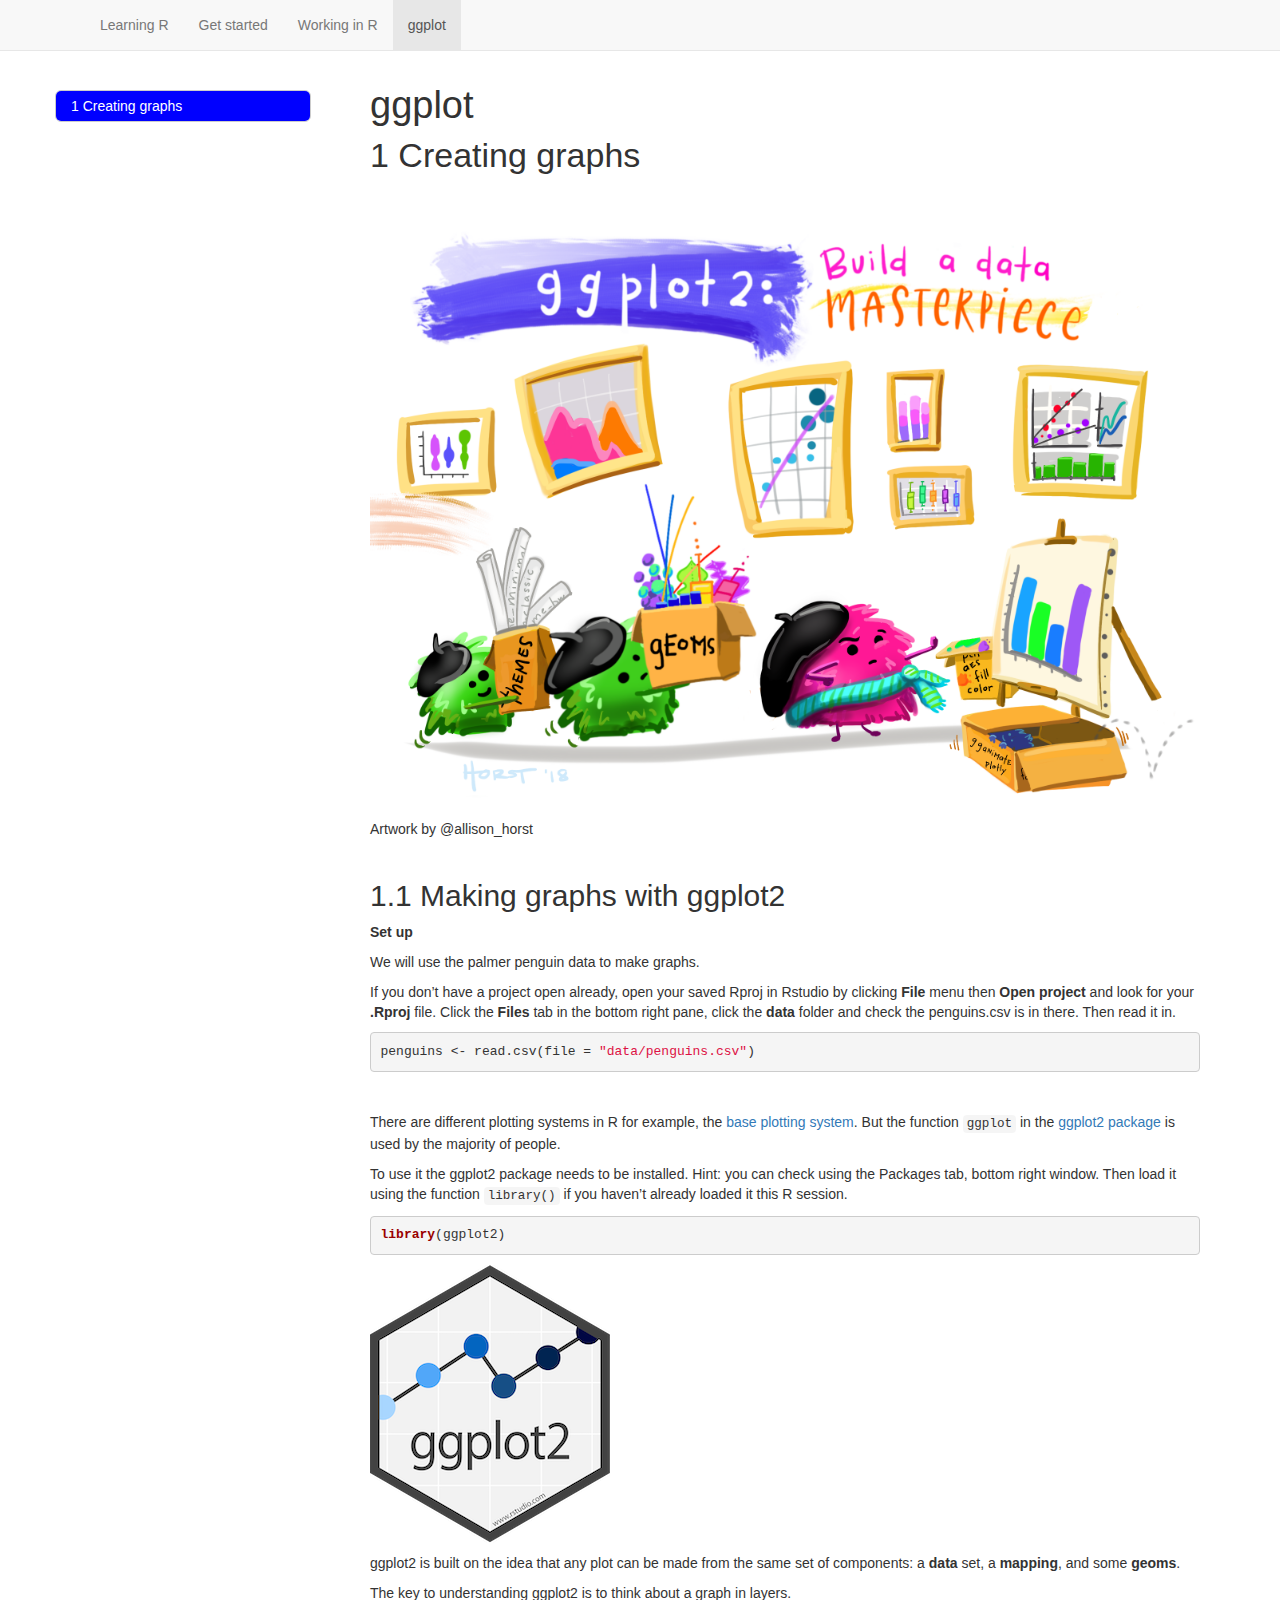
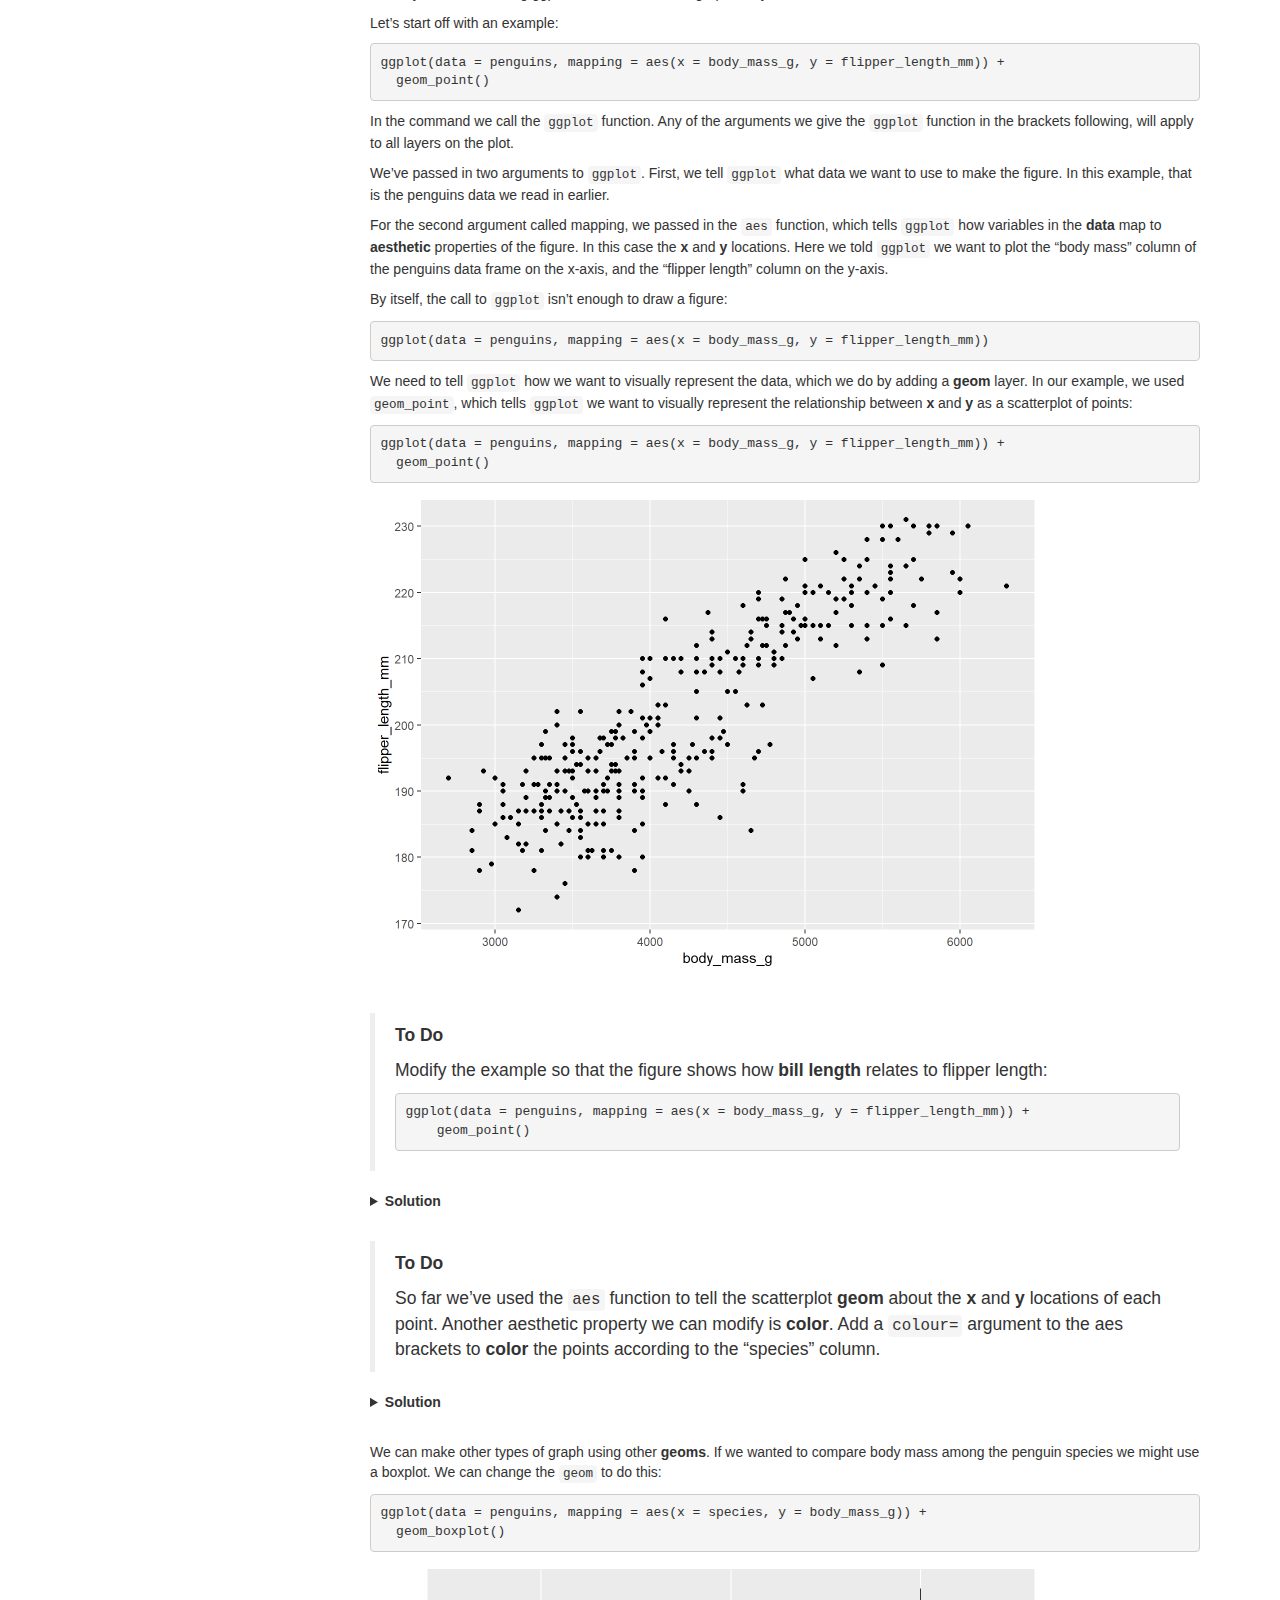
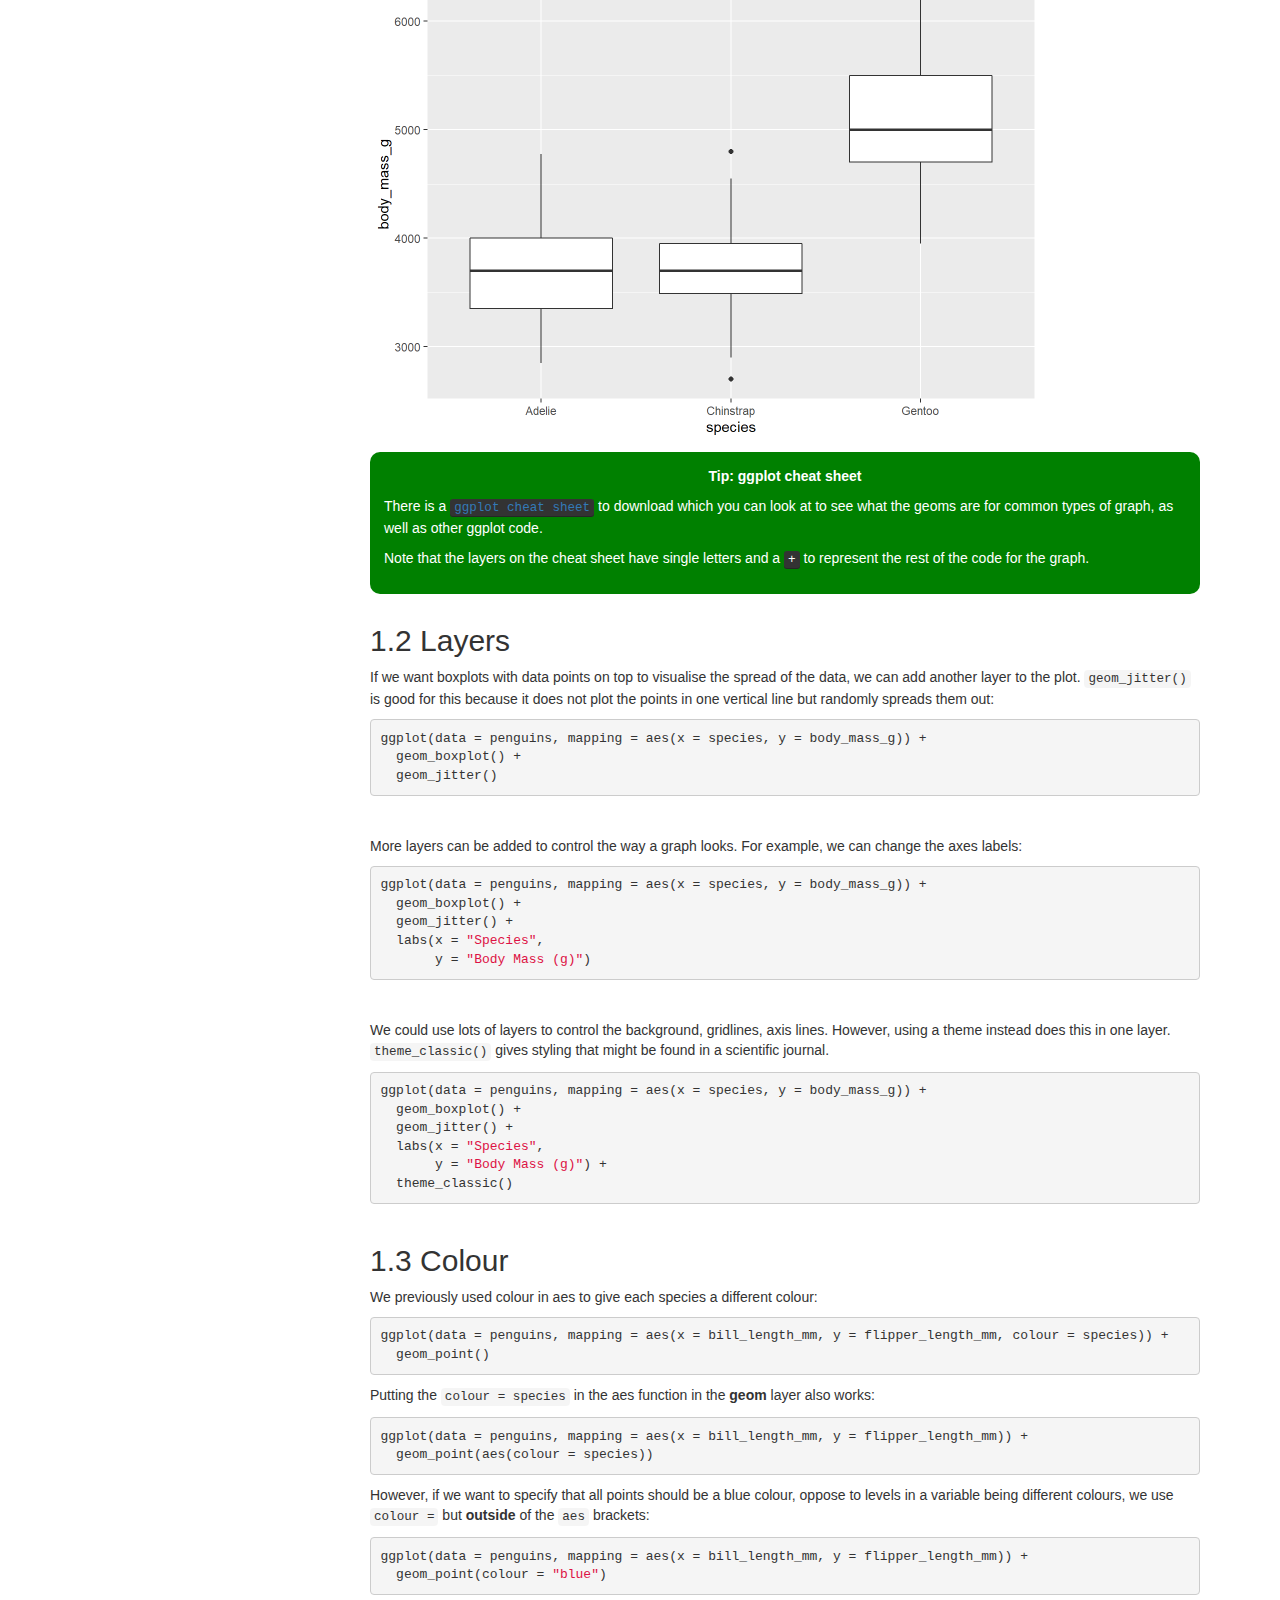
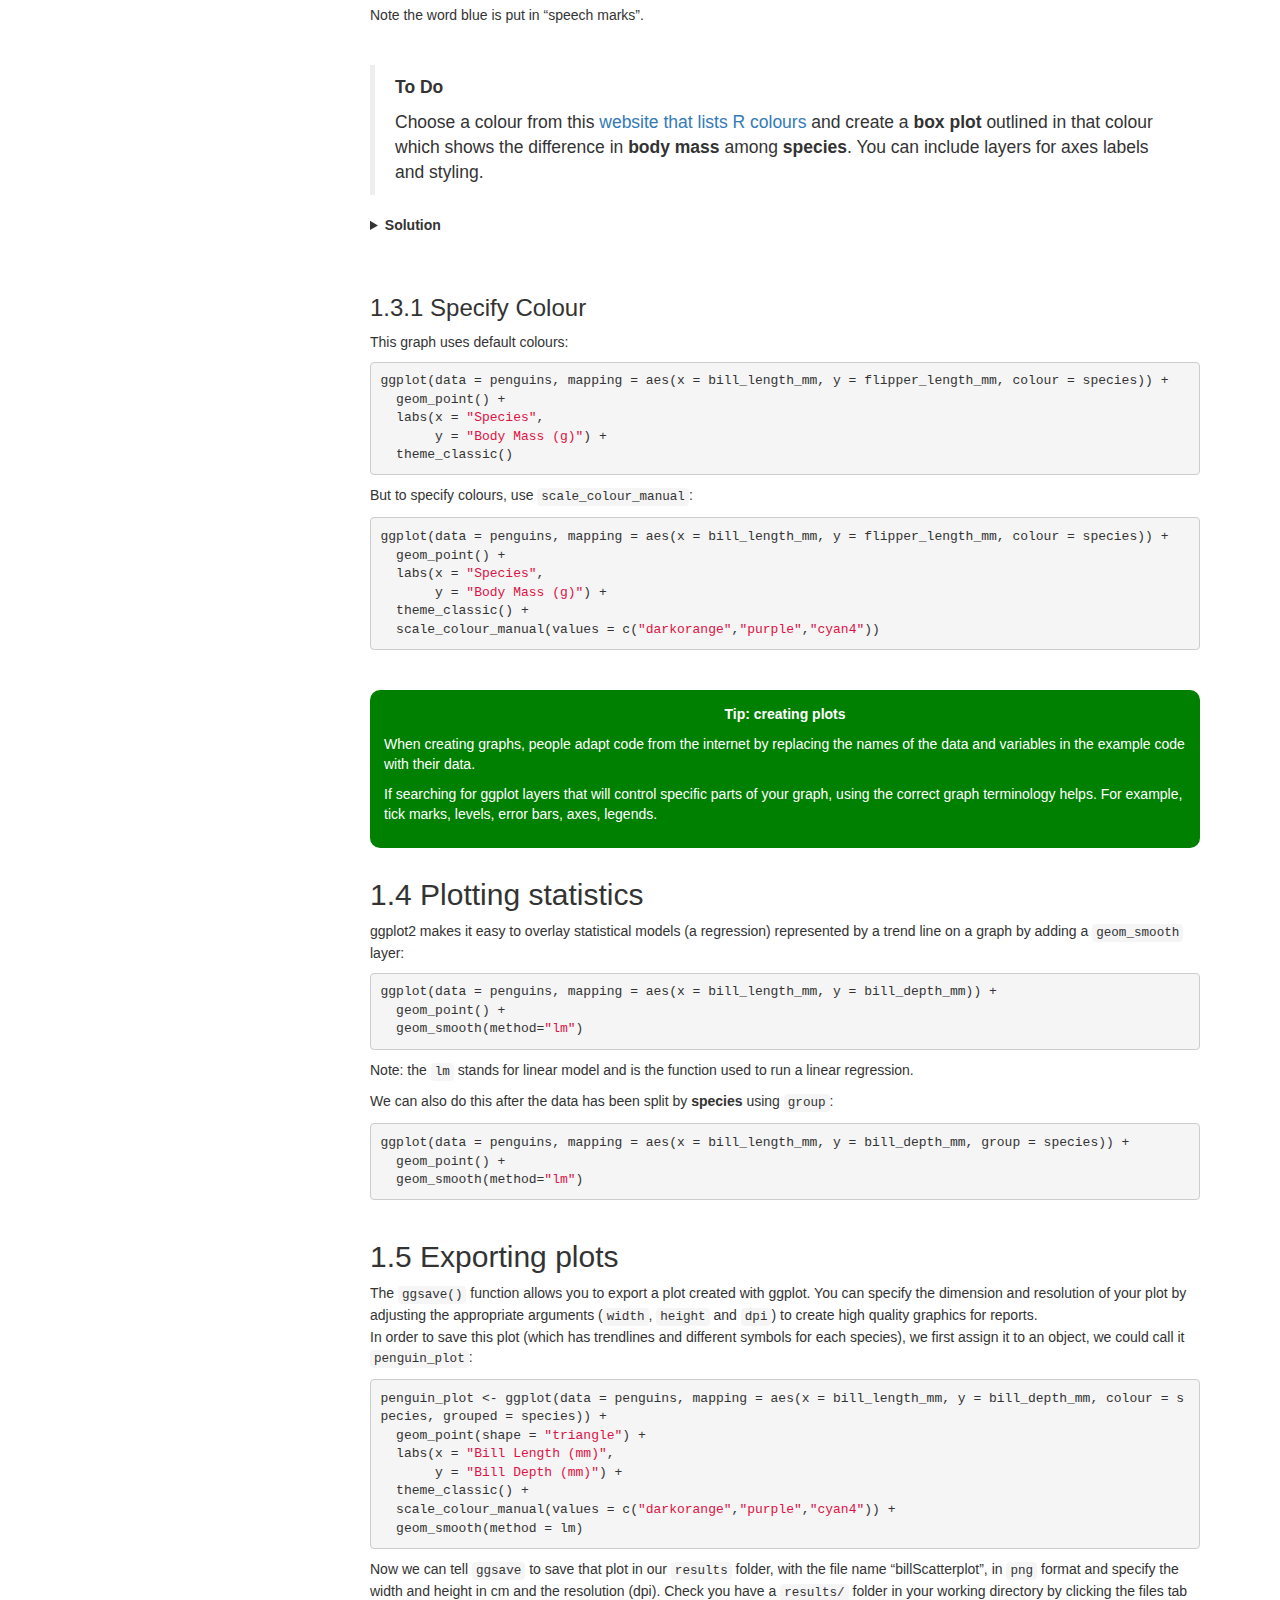
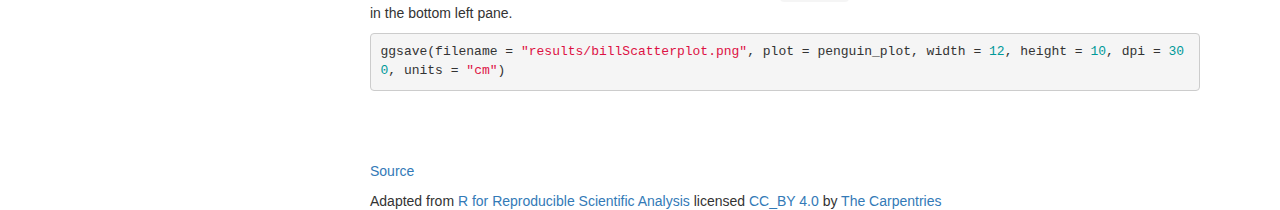
<file: ggplot.html>
<!DOCTYPE html>

<html>

<head>

<meta charset="utf-8" />
<meta name="generator" content="pandoc" />
<meta http-equiv="X-UA-Compatible" content="IE=EDGE" />




<title>ggplot</title>

<script src="site_libs/header-attrs-2.14/header-attrs.js"></script>
<script src="site_libs/jquery-3.6.0/jquery-3.6.0.min.js"></script>
<meta name="viewport" content="width=device-width, initial-scale=1" />
<link href="site_libs/bootstrap-3.3.5/css/bootstrap.min.css" rel="stylesheet" />
<script src="site_libs/bootstrap-3.3.5/js/bootstrap.min.js"></script>
<script src="site_libs/bootstrap-3.3.5/shim/html5shiv.min.js"></script>
<script src="site_libs/bootstrap-3.3.5/shim/respond.min.js"></script>
<style>h1 {font-size: 34px;}
       h1.title {font-size: 38px;}
       h2 {font-size: 30px;}
       h3 {font-size: 24px;}
       h4 {font-size: 18px;}
       h5 {font-size: 16px;}
       h6 {font-size: 12px;}
       code {color: inherit; background-color: rgba(0, 0, 0, 0.04);}
       pre:not([class]) { background-color: white }</style>
<script src="site_libs/jqueryui-1.11.4/jquery-ui.min.js"></script>
<link href="site_libs/tocify-1.9.1/jquery.tocify.css" rel="stylesheet" />
<script src="site_libs/tocify-1.9.1/jquery.tocify.js"></script>
<script src="site_libs/navigation-1.1/tabsets.js"></script>
<link href="site_libs/highlightjs-9.12.0/default.css" rel="stylesheet" />
<script src="site_libs/highlightjs-9.12.0/highlight.js"></script>

<style type="text/css">
  code{white-space: pre-wrap;}
  span.smallcaps{font-variant: small-caps;}
  span.underline{text-decoration: underline;}
  div.column{display: inline-block; vertical-align: top; width: 50%;}
  div.hanging-indent{margin-left: 1.5em; text-indent: -1.5em;}
  ul.task-list{list-style: none;}
    </style>

<style type="text/css">code{white-space: pre;}</style>
<script type="text/javascript">
if (window.hljs) {
  hljs.configure({languages: []});
  hljs.initHighlightingOnLoad();
  if (document.readyState && document.readyState === "complete") {
    window.setTimeout(function() { hljs.initHighlighting(); }, 0);
  }
}
</script>






<link rel="stylesheet" href="styles.css" type="text/css" />



<style type = "text/css">
.main-container {
  max-width: 940px;
  margin-left: auto;
  margin-right: auto;
}
img {
  max-width:100%;
}
.tabbed-pane {
  padding-top: 12px;
}
.html-widget {
  margin-bottom: 20px;
}
button.code-folding-btn:focus {
  outline: none;
}
summary {
  display: list-item;
}
details > summary > p:only-child {
  display: inline;
}
pre code {
  padding: 0;
}
</style>


<style type="text/css">
.dropdown-submenu {
  position: relative;
}
.dropdown-submenu>.dropdown-menu {
  top: 0;
  left: 100%;
  margin-top: -6px;
  margin-left: -1px;
  border-radius: 0 6px 6px 6px;
}
.dropdown-submenu:hover>.dropdown-menu {
  display: block;
}
.dropdown-submenu>a:after {
  display: block;
  content: " ";
  float: right;
  width: 0;
  height: 0;
  border-color: transparent;
  border-style: solid;
  border-width: 5px 0 5px 5px;
  border-left-color: #cccccc;
  margin-top: 5px;
  margin-right: -10px;
}
.dropdown-submenu:hover>a:after {
  border-left-color: #adb5bd;
}
.dropdown-submenu.pull-left {
  float: none;
}
.dropdown-submenu.pull-left>.dropdown-menu {
  left: -100%;
  margin-left: 10px;
  border-radius: 6px 0 6px 6px;
}
</style>

<script type="text/javascript">
// manage active state of menu based on current page
$(document).ready(function () {
  // active menu anchor
  href = window.location.pathname
  href = href.substr(href.lastIndexOf('/') + 1)
  if (href === "")
    href = "index.html";
  var menuAnchor = $('a[href="' + href + '"]');

  // mark it active
  menuAnchor.tab('show');

  // if it's got a parent navbar menu mark it active as well
  menuAnchor.closest('li.dropdown').addClass('active');

  // Navbar adjustments
  var navHeight = $(".navbar").first().height() + 15;
  var style = document.createElement('style');
  var pt = "padding-top: " + navHeight + "px; ";
  var mt = "margin-top: -" + navHeight + "px; ";
  var css = "";
  // offset scroll position for anchor links (for fixed navbar)
  for (var i = 1; i <= 6; i++) {
    css += ".section h" + i + "{ " + pt + mt + "}\n";
  }
  style.innerHTML = "body {" + pt + "padding-bottom: 40px; }\n" + css;
  document.head.appendChild(style);
});
</script>

<!-- tabsets -->

<style type="text/css">
.tabset-dropdown > .nav-tabs {
  display: inline-table;
  max-height: 500px;
  min-height: 44px;
  overflow-y: auto;
  border: 1px solid #ddd;
  border-radius: 4px;
}

.tabset-dropdown > .nav-tabs > li.active:before {
  content: "";
  font-family: 'Glyphicons Halflings';
  display: inline-block;
  padding: 10px;
  border-right: 1px solid #ddd;
}

.tabset-dropdown > .nav-tabs.nav-tabs-open > li.active:before {
  content: "&#xe258;";
  border: none;
}

.tabset-dropdown > .nav-tabs.nav-tabs-open:before {
  content: "";
  font-family: 'Glyphicons Halflings';
  display: inline-block;
  padding: 10px;
  border-right: 1px solid #ddd;
}

.tabset-dropdown > .nav-tabs > li.active {
  display: block;
}

.tabset-dropdown > .nav-tabs > li > a,
.tabset-dropdown > .nav-tabs > li > a:focus,
.tabset-dropdown > .nav-tabs > li > a:hover {
  border: none;
  display: inline-block;
  border-radius: 4px;
  background-color: transparent;
}

.tabset-dropdown > .nav-tabs.nav-tabs-open > li {
  display: block;
  float: none;
}

.tabset-dropdown > .nav-tabs > li {
  display: none;
}
</style>

<!-- code folding -->



<style type="text/css">

#TOC {
  margin: 25px 0px 20px 0px;
}
@media (max-width: 768px) {
#TOC {
  position: relative;
  width: 100%;
}
}

@media print {
.toc-content {
  /* see https://github.com/w3c/csswg-drafts/issues/4434 */
  float: right;
}
}

.toc-content {
  padding-left: 30px;
  padding-right: 40px;
}

div.main-container {
  max-width: 1200px;
}

div.tocify {
  width: 20%;
  max-width: 260px;
  max-height: 85%;
}

@media (min-width: 768px) and (max-width: 991px) {
  div.tocify {
    width: 25%;
  }
}

@media (max-width: 767px) {
  div.tocify {
    width: 100%;
    max-width: none;
  }
}

.tocify ul, .tocify li {
  line-height: 20px;
}

.tocify-subheader .tocify-item {
  font-size: 0.90em;
}

.tocify .list-group-item {
  border-radius: 0px;
}


</style>



</head>

<body>


<div class="container-fluid main-container">


<!-- setup 3col/9col grid for toc_float and main content  -->
<div class="row">
<div class="col-xs-12 col-sm-4 col-md-3">
<div id="TOC" class="tocify">
</div>
</div>

<div class="toc-content col-xs-12 col-sm-8 col-md-9">




<div class="navbar navbar-default  navbar-fixed-top" role="navigation">
  <div class="container">
    <div class="navbar-header">
      <button type="button" class="navbar-toggle collapsed" data-toggle="collapse" data-bs-toggle="collapse" data-target="#navbar" data-bs-target="#navbar">
        <span class="icon-bar"></span>
        <span class="icon-bar"></span>
        <span class="icon-bar"></span>
      </button>
      <a class="navbar-brand" href="index.html"></a>
    </div>
    <div id="navbar" class="navbar-collapse collapse">
      <ul class="nav navbar-nav">
        <li>
  <a href="index.html">Learning R</a>
</li>
<li>
  <a href="Get_started.html">Get started</a>
</li>
<li>
  <a href="Working_in_R.html">Working in R</a>
</li>
<li>
  <a href="ggplot.html">ggplot</a>
</li>
      </ul>
      <ul class="nav navbar-nav navbar-right">
        
      </ul>
    </div><!--/.nav-collapse -->
  </div><!--/.container -->
</div><!--/.navbar -->

<div id="header">



<h1 class="title toc-ignore">ggplot</h1>

</div>


<div id="creating-graphs" class="section level1" number="1">
<h1><span class="header-section-number">1</span> Creating graphs</h1>
<p><img src="images/ggplot2_masterpiece.png" title="A fuzzy monster in a beret and scarf, critiquing their own column graph on a canvas in front of them while other assistant monsters (also in berets) carry over boxes full of elements that can be used to customize a graph (like themes and geometric shapes). In the background is a wall with framed data visualizations. Stylized text reads “ggplot2: build a data masterpiece." alt="A fuzzy monster in a beret and scarf, critiquing their own column graph on a canvas in front of them while other assistant monsters (also in berets) carry over boxes full of elements that can be used to customize a graph (like themes and geometric shapes). In the background is a wall with framed data visualizations. Stylized text reads “ggplot2: build a data masterpiece."  /></p>
<p>Artwork by <span class="citation">@allison_horst</span></p>
<p><br></p>
<div id="making-graphs-with-ggplot2" class="section level2"
number="1.1">
<h2><span class="header-section-number">1.1</span> Making graphs with
ggplot2</h2>
<p><strong>Set up</strong></p>
<p>We will use the palmer penguin data to make graphs.</p>
<p>If you don’t have a project open already, open your saved Rproj in
Rstudio by clicking <strong>File</strong> menu then <strong>Open
project</strong> and look for your <strong>.Rproj</strong> file. Click
the <strong>Files</strong> tab in the bottom right pane, click the
<strong>data</strong> folder and check the penguins.csv is in there.
Then read it in.</p>
<pre class="r"><code>penguins &lt;- read.csv(file = &quot;data/penguins.csv&quot;)</code></pre>
<p><br></p>
<p>There are different plotting systems in R for example, the <a
href="http://www.sthda.com/english/wiki/r-base-graphs">base plotting
system</a>. But the function <code>ggplot</code> in the <a
href="http://www.statmethods.net/advgraphs/ggplot2.html">ggplot2
package</a> is used by the majority of people.</p>
<p>To use it the ggplot2 package needs to be installed. Hint: you can
check using the Packages tab, bottom right window. Then load it using
the function <code>library()</code> if you haven’t already loaded it
this R session.</p>
<pre class="r"><code>library(ggplot2)</code></pre>
<p><img src="images/ggplot2.png" title="A hexagon with ggplot written in it and a zig zag line from left to right with some circles" alt="A hexagon with ggplot written in it and a zig zag line from left to right with some circles"  /></p>
<p>ggplot2 is built on the idea that any plot can be made from the same
set of components: a <strong>data</strong> set, a
<strong>mapping</strong>, and some <strong>geoms</strong>.</p>
<p>The key to understanding ggplot2 is to think about a graph in
layers.</p>
<p>Let’s start off with an example:</p>
<pre class="r"><code>ggplot(data = penguins, mapping = aes(x = body_mass_g, y = flipper_length_mm)) +
  geom_point()</code></pre>
<p>In the command we call the <code>ggplot</code> function. Any of the
arguments we give the <code>ggplot</code> function in the brackets
following, will apply to all layers on the plot.</p>
<p>We’ve passed in two arguments to <code>ggplot</code>. First, we tell
<code>ggplot</code> what data we want to use to make the figure. In this
example, that is the penguins data we read in earlier.</p>
<p>For the second argument called mapping, we passed in the
<code>aes</code> function, which tells <code>ggplot</code> how variables
in the <strong>data</strong> map to <strong>aesthetic</strong>
properties of the figure. In this case the <strong>x</strong> and
<strong>y</strong> locations. Here we told <code>ggplot</code> we want
to plot the “body mass” column of the penguins data frame on the x-axis,
and the “flipper length” column on the y-axis.</p>
<p>By itself, the call to <code>ggplot</code> isn’t enough to draw a
figure:</p>
<pre class="r"><code>ggplot(data = penguins, mapping = aes(x = body_mass_g, y = flipper_length_mm))</code></pre>
<p>We need to tell <code>ggplot</code> how we want to visually represent
the data, which we do by adding a <strong>geom</strong> layer. In our
example, we used <code>geom_point</code>, which tells
<code>ggplot</code> we want to visually represent the relationship
between <strong>x</strong> and <strong>y</strong> as a scatterplot of
points:</p>
<pre class="r"><code>ggplot(data = penguins, mapping = aes(x = body_mass_g, y = flipper_length_mm)) +
  geom_point()</code></pre>
<p><img src="ggplot_files/figure-html/bodyMass-vs-flipperLength-scatter-1.png" width="672" /></p>
<p><br></p>
<blockquote>
<p><strong>To Do</strong></p>
<p>Modify the example so that the figure shows how <strong>bill
length</strong> relates to flipper length:</p>
<pre class="r"><code>ggplot(data = penguins, mapping = aes(x = body_mass_g, y = flipper_length_mm)) + 
    geom_point()</code></pre>
</blockquote>
<details>
<summary>
<strong>Solution</strong>
</summary>
<p>Here is one possible solution:</p>
<pre class="r"><code>ggplot(data = penguins, mapping = aes(x = bill_length_mm, y = flipper_length_mm)) + 
  geom_point()</code></pre>
<p><img src="ggplot_files/figure-html/unnamed-chunk-6-1.png" width="672" /></p>
<p>Note: we can add arguments to geom_point to control the size,
transparency and shape of the points.</p>
<pre class="r"><code>ggplot(data = penguins, mapping = aes(x = bill_length_mm, y = flipper_length_mm)) + 
  geom_point(size = 5, alpha = 0.5, shape = &quot;diamond&quot;)</code></pre>
<img src="ggplot_files/figure-html/unnamed-chunk-7-1.png" width="672" />
</details>
<p><br></p>
<blockquote>
<p><strong>To Do</strong></p>
<p>So far we’ve used the <code>aes</code> function to tell the
scatterplot <strong>geom</strong> about the <strong>x</strong> and
<strong>y</strong> locations of each point. Another aesthetic property
we can modify is <strong>color</strong>. Add a <code>colour=</code>
argument to the aes brackets to <strong>color</strong> the points
according to the “species” column.</p>
</blockquote>
<details>
<summary>
<strong>Solution</strong>
</summary>
<p>Here is one possible solution:</p>
<pre class="r"><code>ggplot(data = penguins, mapping = aes(x = bill_length_mm, y = flipper_length_mm, colour = species)) + 
  geom_point()</code></pre>
<img src="ggplot_files/figure-html/unnamed-chunk-8-1.png" width="672" />
</details>
<p><br></p>
<p>We can make other types of graph using other <strong>geoms</strong>.
If we wanted to compare body mass among the penguin species we might use
a boxplot. We can change the <code>geom</code> to do this:</p>
<pre class="r"><code>ggplot(data = penguins, mapping = aes(x = species, y = body_mass_g)) + 
  geom_boxplot()</code></pre>
<p><img src="ggplot_files/figure-html/bodyMassSpecies-1.png" width="672" /></p>
<div class="darkorchidbox">
<div class="center">
<p><strong>Tip: ggplot cheat sheet</strong></p>
</div>
<p>There is a <kbd><a
href="https://raw.githubusercontent.com/rstudio/cheatsheets/main/data-visualization.pdf">ggplot
cheat sheet</a></kbd> to download which you can look at to see what the
geoms are for common types of graph, as well as other ggplot code.</p>
<p>Note that the layers on the cheat sheet have single letters and a
<kbd>+</kbd> to represent the rest of the code for the graph.</p>
</div>
<p><br></p>
</div>
<div id="layers" class="section level2" number="1.2">
<h2><span class="header-section-number">1.2</span> Layers</h2>
<p>If we want boxplots with data points on top to visualise the spread
of the data, we can add another layer to the plot.
<code>geom_jitter()</code> is good for this because it does not plot the
points in one vertical line but randomly spreads them out:</p>
<pre class="r"><code>ggplot(data = penguins, mapping = aes(x = species, y = body_mass_g)) + 
  geom_boxplot() +
  geom_jitter()</code></pre>
<p><br></p>
<p>More layers can be added to control the way a graph looks. For
example, we can change the axes labels:</p>
<pre class="r"><code>ggplot(data = penguins, mapping = aes(x = species, y = body_mass_g)) + 
  geom_boxplot() +
  geom_jitter() +
  labs(x = &quot;Species&quot;,
       y = &quot;Body Mass (g)&quot;)</code></pre>
<p><br></p>
<p>We could use lots of layers to control the background, gridlines,
axis lines. However, using a theme instead does this in one layer.
<code>theme_classic()</code> gives styling that might be found in a
scientific journal.</p>
<pre class="r"><code>ggplot(data = penguins, mapping = aes(x = species, y = body_mass_g)) + 
  geom_boxplot() +
  geom_jitter() +
  labs(x = &quot;Species&quot;,
       y = &quot;Body Mass (g)&quot;) +
  theme_classic()</code></pre>
<p><br></p>
</div>
<div id="colour" class="section level2" number="1.3">
<h2><span class="header-section-number">1.3</span> Colour</h2>
<p>We previously used colour in aes to give each species a different
colour:</p>
<pre class="r"><code>ggplot(data = penguins, mapping = aes(x = bill_length_mm, y = flipper_length_mm, colour = species)) + 
  geom_point()</code></pre>
<p>Putting the <code>colour = species</code> in the aes function in the
<strong>geom</strong> layer also works:</p>
<pre class="r"><code>ggplot(data = penguins, mapping = aes(x = bill_length_mm, y = flipper_length_mm)) + 
  geom_point(aes(colour = species))</code></pre>
<p>However, if we want to specify that all points should be a blue
colour, oppose to levels in a variable being different colours, we use
<code>colour =</code> but <strong>outside</strong> of the
<code>aes</code> brackets:</p>
<pre class="r"><code>ggplot(data = penguins, mapping = aes(x = bill_length_mm, y = flipper_length_mm)) + 
  geom_point(colour = &quot;blue&quot;)</code></pre>
<p>Note the word blue is put in “speech marks”.</p>
<p><br></p>
<blockquote>
<p><strong>To Do</strong></p>
<p>Choose a colour from this <a
href="https://www.datanovia.com/en/blog/awesome-list-of-657-r-color-names/">website
that lists R colours</a> and create a <strong>box plot</strong> outlined
in that colour which shows the difference in <strong>body mass</strong>
among <strong>species</strong>. You can include layers for axes labels
and styling.</p>
</blockquote>
<details>
<summary>
<strong>Solution</strong>
</summary>
<p>Here is one possible solution:</p>
<pre class="r"><code>ggplot(data = penguins, mapping = aes(x = species, y = body_mass_g)) + 
  geom_boxplot(colour = &quot;darkorchid&quot;)</code></pre>
<p><img src="ggplot_files/figure-html/unnamed-chunk-12-1.png" width="672" /></p>
<p>Note: adding <code>fill = "darkorange"</code> will add a colour to
the inside of the boxes.</p>
<pre class="r"><code>ggplot(data = penguins, mapping = aes(x = species, y = body_mass_g)) + 
  geom_boxplot(colour = &quot;darkorchid&quot;, fill = &quot;darkorange&quot;)</code></pre>
<img src="ggplot_files/figure-html/unnamed-chunk-13-1.png" width="672" />
</details>
<p><br></p>
<p><br></p>
<div id="specify-colour" class="section level3" number="1.3.1">
<h3><span class="header-section-number">1.3.1</span> Specify Colour</h3>
<p>This graph uses default colours:</p>
<pre class="r"><code>ggplot(data = penguins, mapping = aes(x = bill_length_mm, y = flipper_length_mm, colour = species)) + 
  geom_point() +
  labs(x = &quot;Species&quot;,
       y = &quot;Body Mass (g)&quot;) +
  theme_classic()</code></pre>
<p>But to specify colours, use <code>scale_colour_manual</code>:</p>
<pre class="r"><code>ggplot(data = penguins, mapping = aes(x = bill_length_mm, y = flipper_length_mm, colour = species)) + 
  geom_point() +
  labs(x = &quot;Species&quot;,
       y = &quot;Body Mass (g)&quot;) +
  theme_classic() +
  scale_colour_manual(values = c(&quot;darkorange&quot;,&quot;purple&quot;,&quot;cyan4&quot;))</code></pre>
<p><br></p>
<div class="darkorchidbox">
<div class="center">
<p><strong>Tip: creating plots</strong></p>
</div>
<p>When creating graphs, people adapt code from the internet by
replacing the names of the data and variables in the example code with
their data.</p>
<p>If searching for ggplot layers that will control specific parts of
your graph, using the correct graph terminology helps. For example, tick
marks, levels, error bars, axes, legends.</p>
</div>
<p><br></p>
</div>
</div>
<div id="plotting-statistics" class="section level2" number="1.4">
<h2><span class="header-section-number">1.4</span> Plotting
statistics</h2>
<p>ggplot2 makes it easy to overlay statistical models (a regression)
represented by a trend line on a graph by adding a
<code>geom_smooth</code> layer:</p>
<pre class="r"><code>ggplot(data = penguins, mapping = aes(x = bill_length_mm, y = bill_depth_mm)) + 
  geom_point() +
  geom_smooth(method=&quot;lm&quot;)</code></pre>
<p>Note: the <code>lm</code> stands for linear model and is the function
used to run a linear regression.</p>
<p>We can also do this after the data has been split by
<strong>species</strong> using <code>group</code>:</p>
<pre class="r"><code>ggplot(data = penguins, mapping = aes(x = bill_length_mm, y = bill_depth_mm, group = species)) + 
  geom_point() +
  geom_smooth(method=&quot;lm&quot;)</code></pre>
<p><br></p>
</div>
<div id="exporting-plots" class="section level2" number="1.5">
<h2><span class="header-section-number">1.5</span> Exporting plots</h2>
<p>The <code>ggsave()</code> function allows you to export a plot
created with ggplot. You can specify the dimension and resolution of
your plot by adjusting the appropriate arguments (<code>width</code>,
<code>height</code> and <code>dpi</code>) to create high quality
graphics for reports.<br />
In order to save this plot (which has trendlines and different symbols
for each species), we first assign it to an object, we could call it
<code>penguin_plot</code>:</p>
<pre class="r"><code>penguin_plot &lt;- ggplot(data = penguins, mapping = aes(x = bill_length_mm, y = bill_depth_mm, colour = species, grouped = species)) + 
  geom_point(shape = &quot;triangle&quot;) +
  labs(x = &quot;Bill Length (mm)&quot;,
       y = &quot;Bill Depth (mm)&quot;) +
  theme_classic() +
  scale_colour_manual(values = c(&quot;darkorange&quot;,&quot;purple&quot;,&quot;cyan4&quot;)) +
  geom_smooth(method = lm)</code></pre>
<p>Now we can tell <code>ggsave</code> to save that plot in our
<code>results</code> folder, with the file name “billScatterplot”, in
<code>png</code> format and specify the width and height in cm and the
resolution (dpi). Check you have a <code>results/</code> folder in your
working directory by clicking the files tab in the bottom left pane.</p>
<pre class="r"><code>ggsave(filename = &quot;results/billScatterplot.png&quot;, plot = penguin_plot, width = 12, height = 10, dpi = 300, units = &quot;cm&quot;)</code></pre>
<p><br></p>
<p><br></p>
<p><a href="https://github.com/acriach/r_teaching">Source</a></p>
<p>Adapted from <a
href="https://swcarpentry.github.io/r-novice-gapminder/">R for
Reproducible Scientific Analysis</a> licensed <a
href="https://creativecommons.org/licenses/by/4.0/">CC_BY 4.0</a> by <a
href="https://carpentries.org/">The Carpentries</a></p>
</div>
</div>



</div>
</div>

</div>

<script>

// add bootstrap table styles to pandoc tables
function bootstrapStylePandocTables() {
  $('tr.odd').parent('tbody').parent('table').addClass('table table-condensed');
}
$(document).ready(function () {
  bootstrapStylePandocTables();
});


</script>

<!-- tabsets -->

<script>
$(document).ready(function () {
  window.buildTabsets("TOC");
});

$(document).ready(function () {
  $('.tabset-dropdown > .nav-tabs > li').click(function () {
    $(this).parent().toggleClass('nav-tabs-open');
  });
});
</script>

<!-- code folding -->

<script>
$(document).ready(function ()  {

    // temporarily add toc-ignore selector to headers for the consistency with Pandoc
    $('.unlisted.unnumbered').addClass('toc-ignore')

    // move toc-ignore selectors from section div to header
    $('div.section.toc-ignore')
        .removeClass('toc-ignore')
        .children('h1,h2,h3,h4,h5').addClass('toc-ignore');

    // establish options
    var options = {
      selectors: "h1,h2",
      theme: "bootstrap3",
      context: '.toc-content',
      hashGenerator: function (text) {
        return text.replace(/[.\\/?&!#<>]/g, '').replace(/\s/g, '_');
      },
      ignoreSelector: ".toc-ignore",
      scrollTo: 0
    };
    options.showAndHide = true;
    options.smoothScroll = true;

    // tocify
    var toc = $("#TOC").tocify(options).data("toc-tocify");
});
</script>

<!-- dynamically load mathjax for compatibility with self-contained -->
<script>
  (function () {
    var script = document.createElement("script");
    script.type = "text/javascript";
    script.src  = "https://mathjax.rstudio.com/latest/MathJax.js?config=TeX-AMS-MML_HTMLorMML";
    document.getElementsByTagName("head")[0].appendChild(script);
  })();
</script>

</body>
</html>
</file>
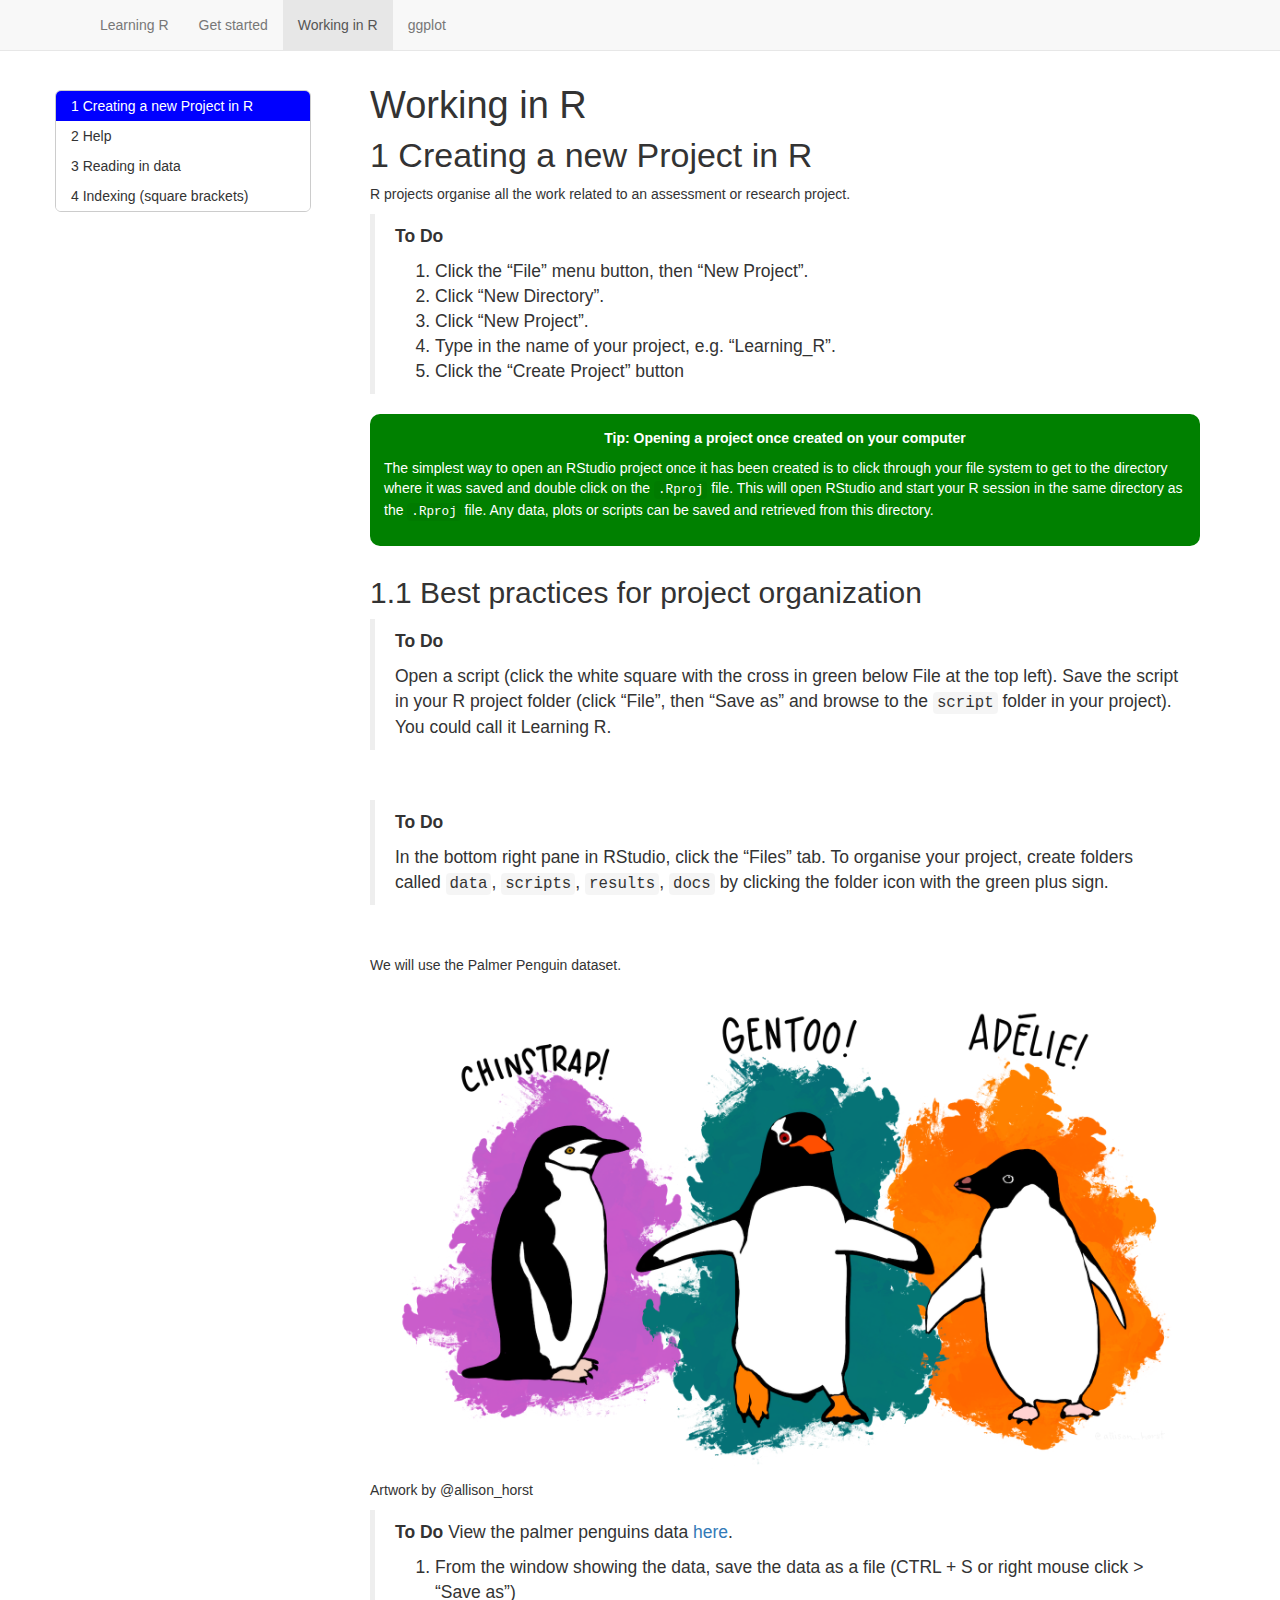
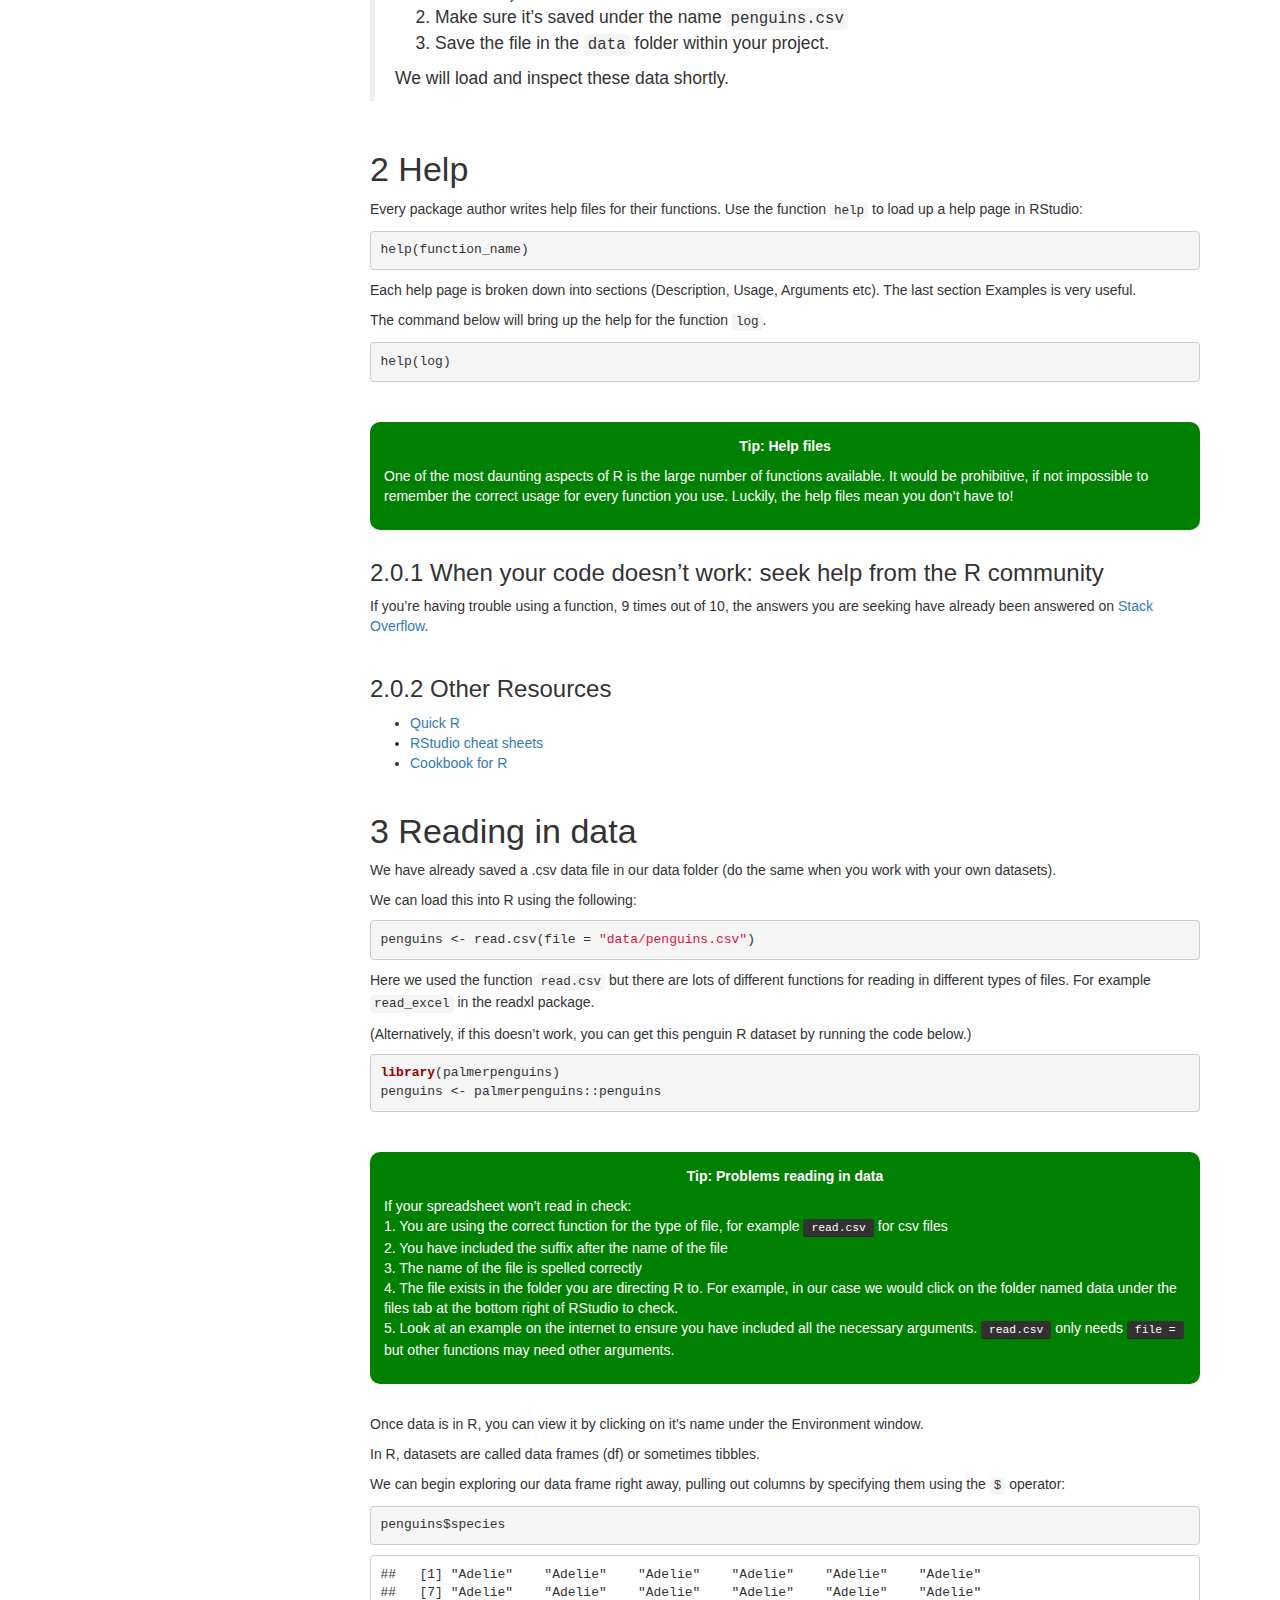
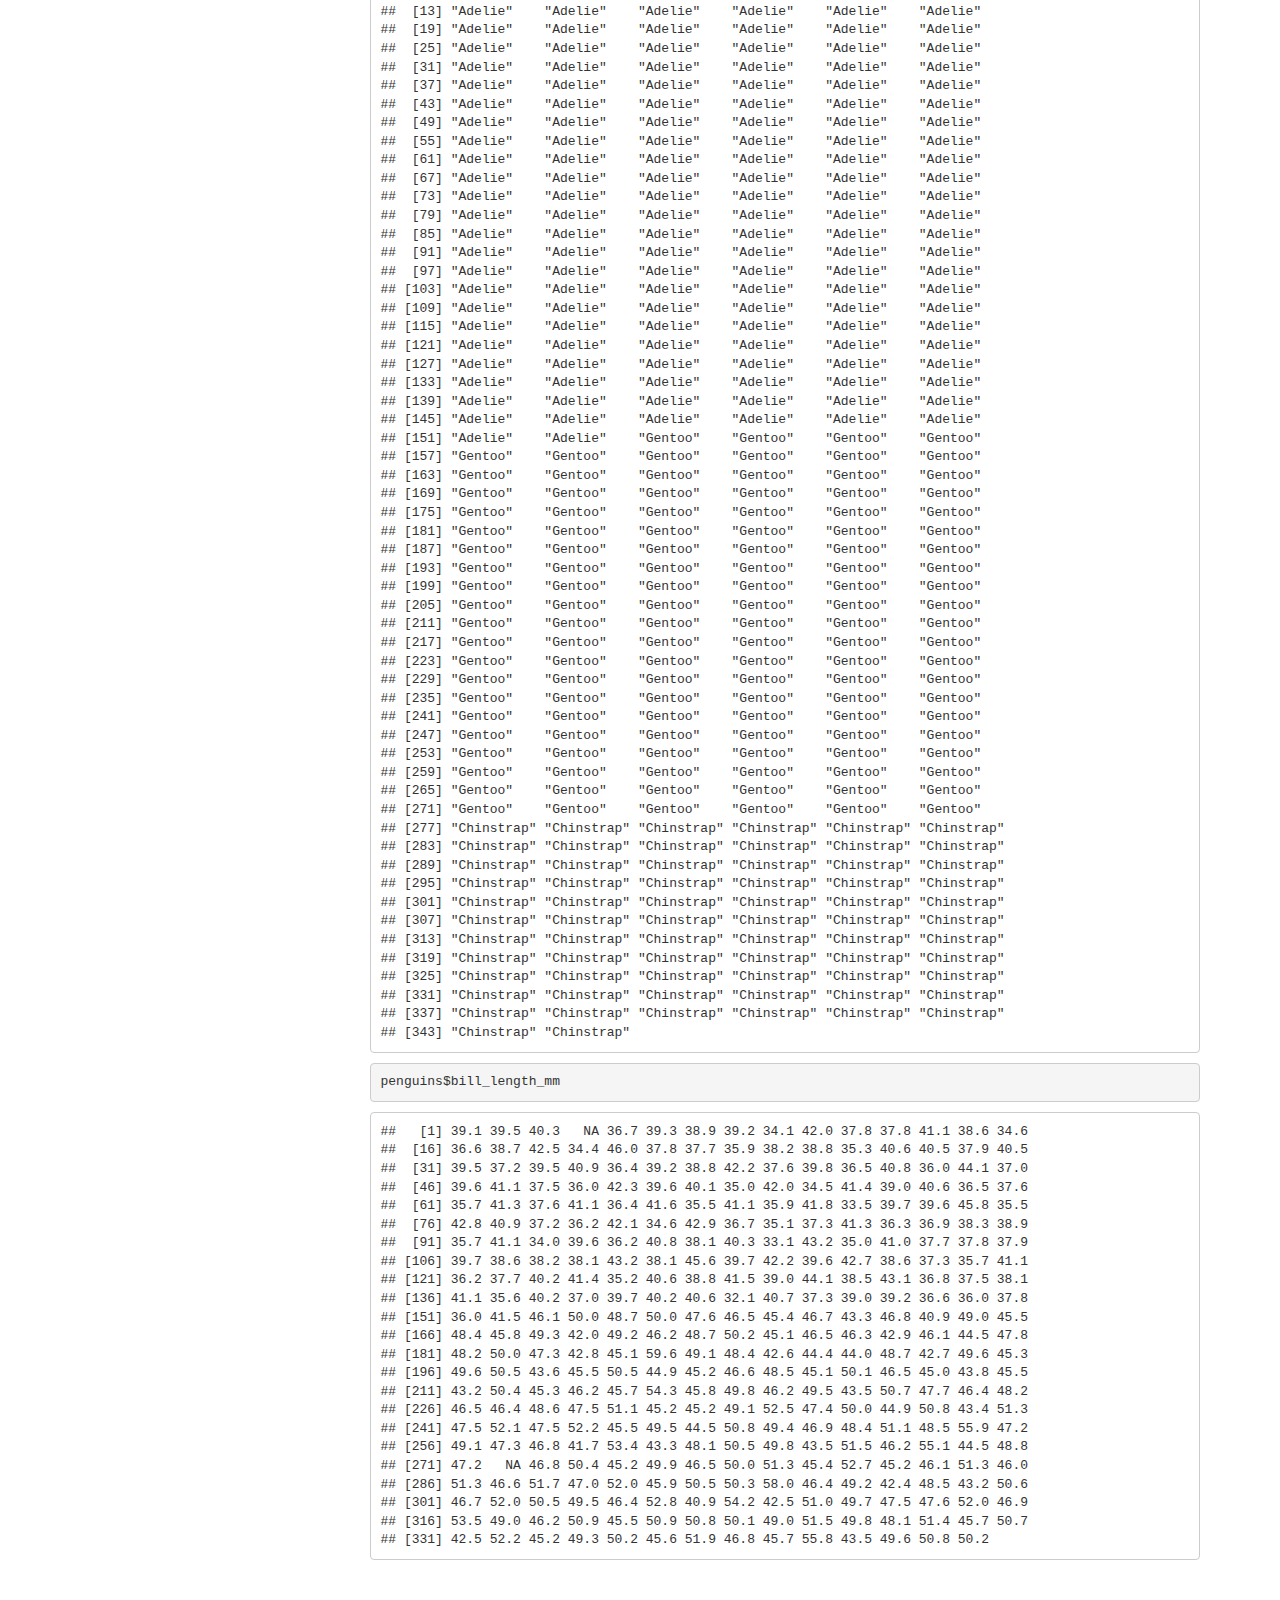
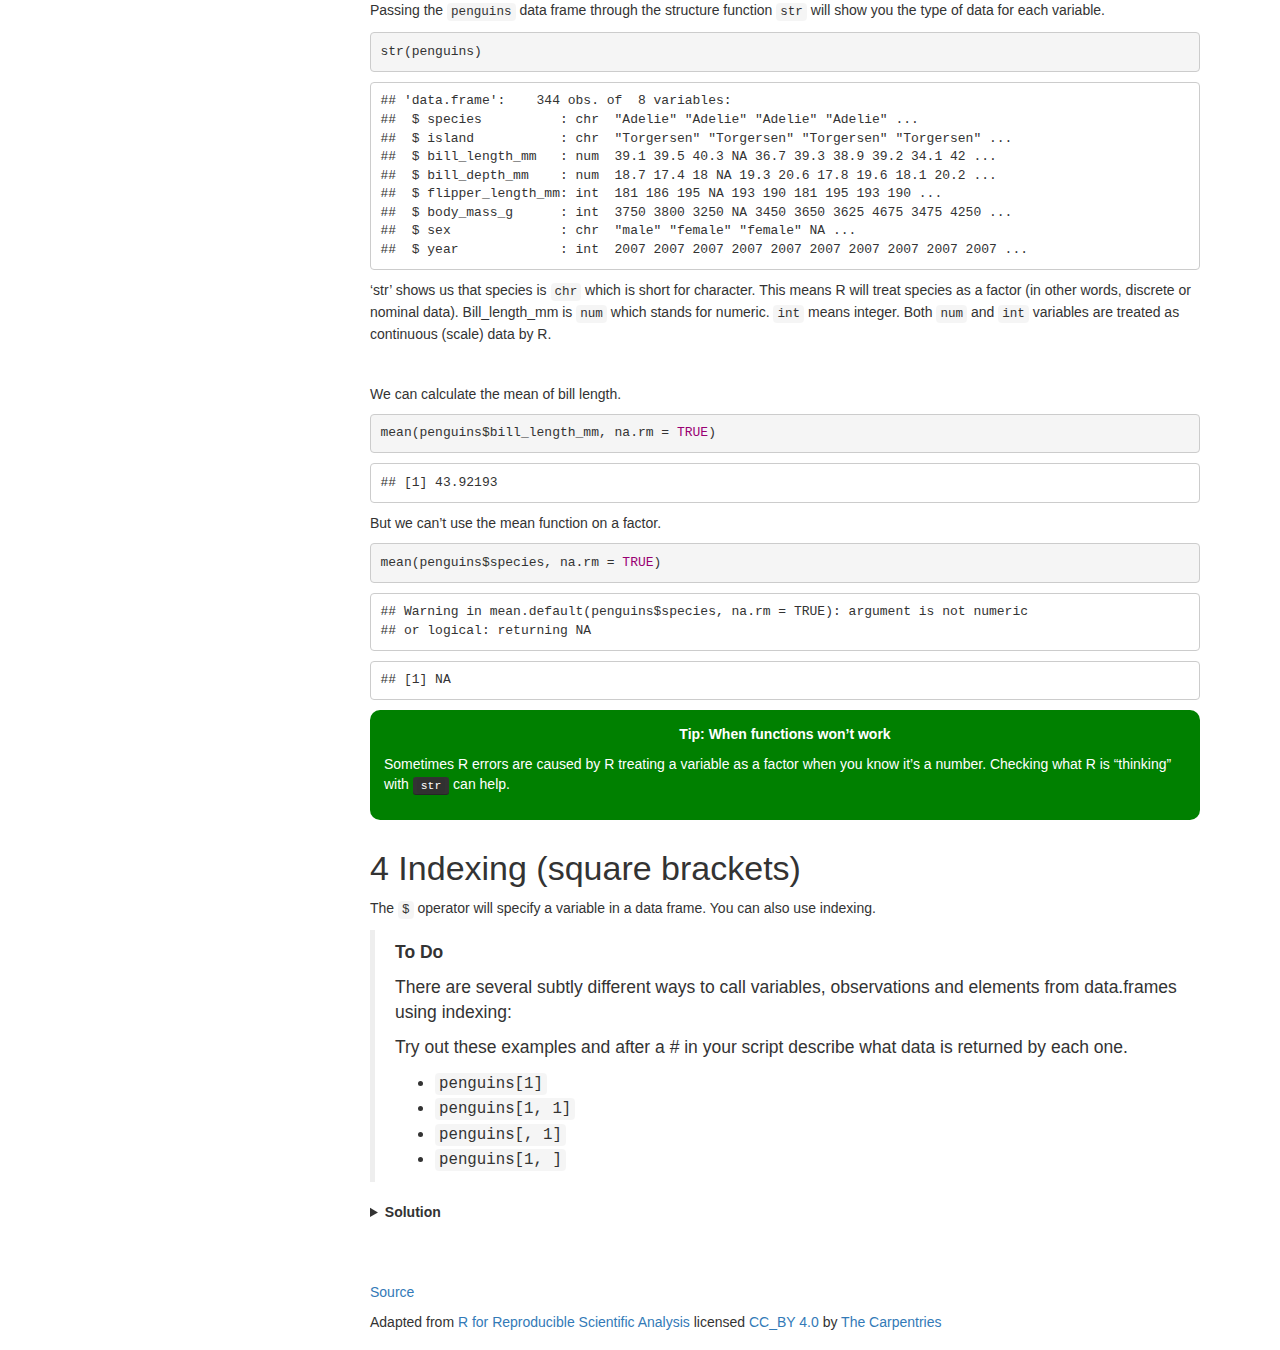
<file: Working_in_R.html>
<!DOCTYPE html>

<html>

<head>

<meta charset="utf-8" />
<meta name="generator" content="pandoc" />
<meta http-equiv="X-UA-Compatible" content="IE=EDGE" />




<title>Working in R</title>

<script src="site_libs/header-attrs-2.14/header-attrs.js"></script>
<script src="site_libs/jquery-3.6.0/jquery-3.6.0.min.js"></script>
<meta name="viewport" content="width=device-width, initial-scale=1" />
<link href="site_libs/bootstrap-3.3.5/css/bootstrap.min.css" rel="stylesheet" />
<script src="site_libs/bootstrap-3.3.5/js/bootstrap.min.js"></script>
<script src="site_libs/bootstrap-3.3.5/shim/html5shiv.min.js"></script>
<script src="site_libs/bootstrap-3.3.5/shim/respond.min.js"></script>
<style>h1 {font-size: 34px;}
       h1.title {font-size: 38px;}
       h2 {font-size: 30px;}
       h3 {font-size: 24px;}
       h4 {font-size: 18px;}
       h5 {font-size: 16px;}
       h6 {font-size: 12px;}
       code {color: inherit; background-color: rgba(0, 0, 0, 0.04);}
       pre:not([class]) { background-color: white }</style>
<script src="site_libs/jqueryui-1.11.4/jquery-ui.min.js"></script>
<link href="site_libs/tocify-1.9.1/jquery.tocify.css" rel="stylesheet" />
<script src="site_libs/tocify-1.9.1/jquery.tocify.js"></script>
<script src="site_libs/navigation-1.1/tabsets.js"></script>
<link href="site_libs/highlightjs-9.12.0/default.css" rel="stylesheet" />
<script src="site_libs/highlightjs-9.12.0/highlight.js"></script>

<style type="text/css">
  code{white-space: pre-wrap;}
  span.smallcaps{font-variant: small-caps;}
  span.underline{text-decoration: underline;}
  div.column{display: inline-block; vertical-align: top; width: 50%;}
  div.hanging-indent{margin-left: 1.5em; text-indent: -1.5em;}
  ul.task-list{list-style: none;}
    </style>

<style type="text/css">code{white-space: pre;}</style>
<script type="text/javascript">
if (window.hljs) {
  hljs.configure({languages: []});
  hljs.initHighlightingOnLoad();
  if (document.readyState && document.readyState === "complete") {
    window.setTimeout(function() { hljs.initHighlighting(); }, 0);
  }
}
</script>






<link rel="stylesheet" href="styles.css" type="text/css" />



<style type = "text/css">
.main-container {
  max-width: 940px;
  margin-left: auto;
  margin-right: auto;
}
img {
  max-width:100%;
}
.tabbed-pane {
  padding-top: 12px;
}
.html-widget {
  margin-bottom: 20px;
}
button.code-folding-btn:focus {
  outline: none;
}
summary {
  display: list-item;
}
details > summary > p:only-child {
  display: inline;
}
pre code {
  padding: 0;
}
</style>


<style type="text/css">
.dropdown-submenu {
  position: relative;
}
.dropdown-submenu>.dropdown-menu {
  top: 0;
  left: 100%;
  margin-top: -6px;
  margin-left: -1px;
  border-radius: 0 6px 6px 6px;
}
.dropdown-submenu:hover>.dropdown-menu {
  display: block;
}
.dropdown-submenu>a:after {
  display: block;
  content: " ";
  float: right;
  width: 0;
  height: 0;
  border-color: transparent;
  border-style: solid;
  border-width: 5px 0 5px 5px;
  border-left-color: #cccccc;
  margin-top: 5px;
  margin-right: -10px;
}
.dropdown-submenu:hover>a:after {
  border-left-color: #adb5bd;
}
.dropdown-submenu.pull-left {
  float: none;
}
.dropdown-submenu.pull-left>.dropdown-menu {
  left: -100%;
  margin-left: 10px;
  border-radius: 6px 0 6px 6px;
}
</style>

<script type="text/javascript">
// manage active state of menu based on current page
$(document).ready(function () {
  // active menu anchor
  href = window.location.pathname
  href = href.substr(href.lastIndexOf('/') + 1)
  if (href === "")
    href = "index.html";
  var menuAnchor = $('a[href="' + href + '"]');

  // mark it active
  menuAnchor.tab('show');

  // if it's got a parent navbar menu mark it active as well
  menuAnchor.closest('li.dropdown').addClass('active');

  // Navbar adjustments
  var navHeight = $(".navbar").first().height() + 15;
  var style = document.createElement('style');
  var pt = "padding-top: " + navHeight + "px; ";
  var mt = "margin-top: -" + navHeight + "px; ";
  var css = "";
  // offset scroll position for anchor links (for fixed navbar)
  for (var i = 1; i <= 6; i++) {
    css += ".section h" + i + "{ " + pt + mt + "}\n";
  }
  style.innerHTML = "body {" + pt + "padding-bottom: 40px; }\n" + css;
  document.head.appendChild(style);
});
</script>

<!-- tabsets -->

<style type="text/css">
.tabset-dropdown > .nav-tabs {
  display: inline-table;
  max-height: 500px;
  min-height: 44px;
  overflow-y: auto;
  border: 1px solid #ddd;
  border-radius: 4px;
}

.tabset-dropdown > .nav-tabs > li.active:before {
  content: "";
  font-family: 'Glyphicons Halflings';
  display: inline-block;
  padding: 10px;
  border-right: 1px solid #ddd;
}

.tabset-dropdown > .nav-tabs.nav-tabs-open > li.active:before {
  content: "&#xe258;";
  border: none;
}

.tabset-dropdown > .nav-tabs.nav-tabs-open:before {
  content: "";
  font-family: 'Glyphicons Halflings';
  display: inline-block;
  padding: 10px;
  border-right: 1px solid #ddd;
}

.tabset-dropdown > .nav-tabs > li.active {
  display: block;
}

.tabset-dropdown > .nav-tabs > li > a,
.tabset-dropdown > .nav-tabs > li > a:focus,
.tabset-dropdown > .nav-tabs > li > a:hover {
  border: none;
  display: inline-block;
  border-radius: 4px;
  background-color: transparent;
}

.tabset-dropdown > .nav-tabs.nav-tabs-open > li {
  display: block;
  float: none;
}

.tabset-dropdown > .nav-tabs > li {
  display: none;
}
</style>

<!-- code folding -->



<style type="text/css">

#TOC {
  margin: 25px 0px 20px 0px;
}
@media (max-width: 768px) {
#TOC {
  position: relative;
  width: 100%;
}
}

@media print {
.toc-content {
  /* see https://github.com/w3c/csswg-drafts/issues/4434 */
  float: right;
}
}

.toc-content {
  padding-left: 30px;
  padding-right: 40px;
}

div.main-container {
  max-width: 1200px;
}

div.tocify {
  width: 20%;
  max-width: 260px;
  max-height: 85%;
}

@media (min-width: 768px) and (max-width: 991px) {
  div.tocify {
    width: 25%;
  }
}

@media (max-width: 767px) {
  div.tocify {
    width: 100%;
    max-width: none;
  }
}

.tocify ul, .tocify li {
  line-height: 20px;
}

.tocify-subheader .tocify-item {
  font-size: 0.90em;
}

.tocify .list-group-item {
  border-radius: 0px;
}


</style>



</head>

<body>


<div class="container-fluid main-container">


<!-- setup 3col/9col grid for toc_float and main content  -->
<div class="row">
<div class="col-xs-12 col-sm-4 col-md-3">
<div id="TOC" class="tocify">
</div>
</div>

<div class="toc-content col-xs-12 col-sm-8 col-md-9">




<div class="navbar navbar-default  navbar-fixed-top" role="navigation">
  <div class="container">
    <div class="navbar-header">
      <button type="button" class="navbar-toggle collapsed" data-toggle="collapse" data-bs-toggle="collapse" data-target="#navbar" data-bs-target="#navbar">
        <span class="icon-bar"></span>
        <span class="icon-bar"></span>
        <span class="icon-bar"></span>
      </button>
      <a class="navbar-brand" href="index.html"></a>
    </div>
    <div id="navbar" class="navbar-collapse collapse">
      <ul class="nav navbar-nav">
        <li>
  <a href="index.html">Learning R</a>
</li>
<li>
  <a href="Get_started.html">Get started</a>
</li>
<li>
  <a href="Working_in_R.html">Working in R</a>
</li>
<li>
  <a href="ggplot.html">ggplot</a>
</li>
      </ul>
      <ul class="nav navbar-nav navbar-right">
        
      </ul>
    </div><!--/.nav-collapse -->
  </div><!--/.container -->
</div><!--/.navbar -->

<div id="header">



<h1 class="title toc-ignore">Working in R</h1>

</div>


<div id="creating-a-new-project-in-r" class="section level1" number="1">
<h1><span class="header-section-number">1</span> Creating a new Project
in R</h1>
<p>R projects organise all the work related to an assessment or research
project.</p>
<blockquote>
<p><strong>To Do</strong></p>
<ol style="list-style-type: decimal">
<li>Click the “File” menu button, then “New Project”.</li>
<li>Click “New Directory”.</li>
<li>Click “New Project”.</li>
<li>Type in the name of your project, e.g. “Learning_R”.</li>
<li>Click the “Create Project” button</li>
</ol>
</blockquote>
<div class="darkorchidbox">
<div class="center">
<p><strong>Tip: Opening a project once created on your
computer</strong></p>
</div>
<p>The simplest way to open an RStudio project once it has been created
is to click through your file system to get to the directory where it
was saved and double click on the <code>.Rproj</code> file. This will
open RStudio and start your R session in the same directory as the
<code>.Rproj</code> file. Any data, plots or scripts can be saved and
retrieved from this directory.</p>
</div>
<p><br></p>
<div id="best-practices-for-project-organization" class="section level2"
number="1.1">
<h2><span class="header-section-number">1.1</span> Best practices for
project organization</h2>
<blockquote>
<p><strong>To Do</strong></p>
<p>Open a script (click the white square with the cross in green below
File at the top left). Save the script in your R project folder (click
“File”, then “Save as” and browse to the <code>script</code> folder in
your project). You could call it Learning R.</p>
</blockquote>
<p><br></p>
<blockquote>
<p><strong>To Do</strong></p>
<p>In the bottom right pane in RStudio, click the “Files” tab. To
organise your project, create folders called <code>data</code>,
<code>scripts</code>, <code>results</code>, <code>docs</code> by
clicking the folder icon with the green plus sign.</p>
</blockquote>
<p><br></p>
<p>We will use the Palmer Penguin dataset.</p>
<p><img src="images/lter_penguins.png" title="Three cartoon penguins with chinstrap, gentoo and adelie written above them." alt="Three cartoon penguins with chinstrap, gentoo and adelie written above them."  />
Artwork by <span class="citation">@allison_horst</span></p>
<blockquote>
<p><strong>To Do</strong> View the palmer penguins data <a
href="https://raw.githubusercontent.com/acriach/blgy2192_r_teaching/main/data/penguins.csv">here</a>.</p>
<ol style="list-style-type: decimal">
<li>From the window showing the data, save the data as a file (CTRL + S
or right mouse click &gt; “Save as”)</li>
<li>Make sure it’s saved under the name <code>penguins.csv</code></li>
<li>Save the file in the <code>data</code> folder within your
project.</li>
</ol>
<p>We will load and inspect these data shortly.</p>
</blockquote>
<p><br></p>
</div>
</div>
<div id="help" class="section level1" number="2">
<h1><span class="header-section-number">2</span> Help</h1>
<p>Every package author writes help files for their functions. Use the
function <code>help</code> to load up a help page in RStudio:</p>
<pre class="r"><code>help(function_name)</code></pre>
<p>Each help page is broken down into sections (Description, Usage,
Arguments etc). The last section Examples is very useful.</p>
<p>The command below will bring up the help for the function
<code>log</code>.</p>
<pre class="r"><code>help(log)</code></pre>
<p><br></p>
<div class="darkorchidbox">
<div class="center">
<p><strong>Tip: Help files</strong></p>
</div>
<p>One of the most daunting aspects of R is the large number of
functions available. It would be prohibitive, if not impossible to
remember the correct usage for every function you use. Luckily, the help
files mean you don’t have to!</p>
</div>
<p><br></p>
<div id="when-your-code-doesnt-work-seek-help-from-the-r-community"
class="section level3" number="2.0.1">
<h3><span class="header-section-number">2.0.1</span> When your code
doesn’t work: seek help from the R community</h3>
<p>If you’re having trouble using a function, 9 times out of 10, the
answers you are seeking have already been answered on <a
href="http://stackoverflow.com/">Stack Overflow</a>.</p>
<p><br></p>
</div>
<div id="other-resources" class="section level3" number="2.0.2">
<h3><span class="header-section-number">2.0.2</span> Other
Resources</h3>
<ul>
<li><a href="http://www.statmethods.net/">Quick R</a></li>
<li><a href="http://www.rstudio.com/resources/cheatsheets/">RStudio
cheat sheets</a></li>
<li><a href="http://www.cookbook-r.com/">Cookbook for R</a></li>
</ul>
<p><br></p>
</div>
</div>
<div id="reading-in-data" class="section level1" number="3">
<h1><span class="header-section-number">3</span> Reading in data</h1>
<p>We have already saved a .csv data file in our data folder (do the
same when you work with your own datasets).</p>
<p>We can load this into R using the following:</p>
<pre class="r"><code>penguins &lt;- read.csv(file = &quot;data/penguins.csv&quot;)</code></pre>
<p>Here we used the function <code>read.csv</code> but there are lots of
different functions for reading in different types of files. For example
<code>read_excel</code> in the readxl package.</p>
<p>(Alternatively, if this doesn’t work, you can get this penguin R
dataset by running the code below.)</p>
<pre class="r"><code>library(palmerpenguins)
penguins &lt;- palmerpenguins::penguins</code></pre>
<p><br></p>
<div class="darkorchidbox">
<div class="center">
<p><strong>Tip: Problems reading in data</strong></p>
</div>
<p>If your spreadsheet won’t read in check:<br />
1. You are using the correct function for the type of file, for example
<kbd><code>read.csv</code></kbd> for csv files<br />
2. You have included the suffix after the name of the file<br />
3. The name of the file is spelled correctly<br />
4. The file exists in the folder you are directing R to. For example, in
our case we would click on the folder named data under the files tab at
the bottom right of RStudio to check.<br />
5. Look at an example on the internet to ensure you have included all
the necessary arguments. <kbd><code>read.csv</code></kbd> only needs
<kbd><code>file =</code></kbd> but other functions may need other
arguments.</p>
</div>
<p><br></p>
<p>Once data is in R, you can view it by clicking on it’s name under the
Environment window.</p>
<p>In R, datasets are called data frames (df) or sometimes tibbles.</p>
<p>We can begin exploring our data frame right away, pulling out columns
by specifying them using the <code>$</code> operator:</p>
<pre class="r"><code>penguins$species</code></pre>
<pre><code>##   [1] &quot;Adelie&quot;    &quot;Adelie&quot;    &quot;Adelie&quot;    &quot;Adelie&quot;    &quot;Adelie&quot;    &quot;Adelie&quot;   
##   [7] &quot;Adelie&quot;    &quot;Adelie&quot;    &quot;Adelie&quot;    &quot;Adelie&quot;    &quot;Adelie&quot;    &quot;Adelie&quot;   
##  [13] &quot;Adelie&quot;    &quot;Adelie&quot;    &quot;Adelie&quot;    &quot;Adelie&quot;    &quot;Adelie&quot;    &quot;Adelie&quot;   
##  [19] &quot;Adelie&quot;    &quot;Adelie&quot;    &quot;Adelie&quot;    &quot;Adelie&quot;    &quot;Adelie&quot;    &quot;Adelie&quot;   
##  [25] &quot;Adelie&quot;    &quot;Adelie&quot;    &quot;Adelie&quot;    &quot;Adelie&quot;    &quot;Adelie&quot;    &quot;Adelie&quot;   
##  [31] &quot;Adelie&quot;    &quot;Adelie&quot;    &quot;Adelie&quot;    &quot;Adelie&quot;    &quot;Adelie&quot;    &quot;Adelie&quot;   
##  [37] &quot;Adelie&quot;    &quot;Adelie&quot;    &quot;Adelie&quot;    &quot;Adelie&quot;    &quot;Adelie&quot;    &quot;Adelie&quot;   
##  [43] &quot;Adelie&quot;    &quot;Adelie&quot;    &quot;Adelie&quot;    &quot;Adelie&quot;    &quot;Adelie&quot;    &quot;Adelie&quot;   
##  [49] &quot;Adelie&quot;    &quot;Adelie&quot;    &quot;Adelie&quot;    &quot;Adelie&quot;    &quot;Adelie&quot;    &quot;Adelie&quot;   
##  [55] &quot;Adelie&quot;    &quot;Adelie&quot;    &quot;Adelie&quot;    &quot;Adelie&quot;    &quot;Adelie&quot;    &quot;Adelie&quot;   
##  [61] &quot;Adelie&quot;    &quot;Adelie&quot;    &quot;Adelie&quot;    &quot;Adelie&quot;    &quot;Adelie&quot;    &quot;Adelie&quot;   
##  [67] &quot;Adelie&quot;    &quot;Adelie&quot;    &quot;Adelie&quot;    &quot;Adelie&quot;    &quot;Adelie&quot;    &quot;Adelie&quot;   
##  [73] &quot;Adelie&quot;    &quot;Adelie&quot;    &quot;Adelie&quot;    &quot;Adelie&quot;    &quot;Adelie&quot;    &quot;Adelie&quot;   
##  [79] &quot;Adelie&quot;    &quot;Adelie&quot;    &quot;Adelie&quot;    &quot;Adelie&quot;    &quot;Adelie&quot;    &quot;Adelie&quot;   
##  [85] &quot;Adelie&quot;    &quot;Adelie&quot;    &quot;Adelie&quot;    &quot;Adelie&quot;    &quot;Adelie&quot;    &quot;Adelie&quot;   
##  [91] &quot;Adelie&quot;    &quot;Adelie&quot;    &quot;Adelie&quot;    &quot;Adelie&quot;    &quot;Adelie&quot;    &quot;Adelie&quot;   
##  [97] &quot;Adelie&quot;    &quot;Adelie&quot;    &quot;Adelie&quot;    &quot;Adelie&quot;    &quot;Adelie&quot;    &quot;Adelie&quot;   
## [103] &quot;Adelie&quot;    &quot;Adelie&quot;    &quot;Adelie&quot;    &quot;Adelie&quot;    &quot;Adelie&quot;    &quot;Adelie&quot;   
## [109] &quot;Adelie&quot;    &quot;Adelie&quot;    &quot;Adelie&quot;    &quot;Adelie&quot;    &quot;Adelie&quot;    &quot;Adelie&quot;   
## [115] &quot;Adelie&quot;    &quot;Adelie&quot;    &quot;Adelie&quot;    &quot;Adelie&quot;    &quot;Adelie&quot;    &quot;Adelie&quot;   
## [121] &quot;Adelie&quot;    &quot;Adelie&quot;    &quot;Adelie&quot;    &quot;Adelie&quot;    &quot;Adelie&quot;    &quot;Adelie&quot;   
## [127] &quot;Adelie&quot;    &quot;Adelie&quot;    &quot;Adelie&quot;    &quot;Adelie&quot;    &quot;Adelie&quot;    &quot;Adelie&quot;   
## [133] &quot;Adelie&quot;    &quot;Adelie&quot;    &quot;Adelie&quot;    &quot;Adelie&quot;    &quot;Adelie&quot;    &quot;Adelie&quot;   
## [139] &quot;Adelie&quot;    &quot;Adelie&quot;    &quot;Adelie&quot;    &quot;Adelie&quot;    &quot;Adelie&quot;    &quot;Adelie&quot;   
## [145] &quot;Adelie&quot;    &quot;Adelie&quot;    &quot;Adelie&quot;    &quot;Adelie&quot;    &quot;Adelie&quot;    &quot;Adelie&quot;   
## [151] &quot;Adelie&quot;    &quot;Adelie&quot;    &quot;Gentoo&quot;    &quot;Gentoo&quot;    &quot;Gentoo&quot;    &quot;Gentoo&quot;   
## [157] &quot;Gentoo&quot;    &quot;Gentoo&quot;    &quot;Gentoo&quot;    &quot;Gentoo&quot;    &quot;Gentoo&quot;    &quot;Gentoo&quot;   
## [163] &quot;Gentoo&quot;    &quot;Gentoo&quot;    &quot;Gentoo&quot;    &quot;Gentoo&quot;    &quot;Gentoo&quot;    &quot;Gentoo&quot;   
## [169] &quot;Gentoo&quot;    &quot;Gentoo&quot;    &quot;Gentoo&quot;    &quot;Gentoo&quot;    &quot;Gentoo&quot;    &quot;Gentoo&quot;   
## [175] &quot;Gentoo&quot;    &quot;Gentoo&quot;    &quot;Gentoo&quot;    &quot;Gentoo&quot;    &quot;Gentoo&quot;    &quot;Gentoo&quot;   
## [181] &quot;Gentoo&quot;    &quot;Gentoo&quot;    &quot;Gentoo&quot;    &quot;Gentoo&quot;    &quot;Gentoo&quot;    &quot;Gentoo&quot;   
## [187] &quot;Gentoo&quot;    &quot;Gentoo&quot;    &quot;Gentoo&quot;    &quot;Gentoo&quot;    &quot;Gentoo&quot;    &quot;Gentoo&quot;   
## [193] &quot;Gentoo&quot;    &quot;Gentoo&quot;    &quot;Gentoo&quot;    &quot;Gentoo&quot;    &quot;Gentoo&quot;    &quot;Gentoo&quot;   
## [199] &quot;Gentoo&quot;    &quot;Gentoo&quot;    &quot;Gentoo&quot;    &quot;Gentoo&quot;    &quot;Gentoo&quot;    &quot;Gentoo&quot;   
## [205] &quot;Gentoo&quot;    &quot;Gentoo&quot;    &quot;Gentoo&quot;    &quot;Gentoo&quot;    &quot;Gentoo&quot;    &quot;Gentoo&quot;   
## [211] &quot;Gentoo&quot;    &quot;Gentoo&quot;    &quot;Gentoo&quot;    &quot;Gentoo&quot;    &quot;Gentoo&quot;    &quot;Gentoo&quot;   
## [217] &quot;Gentoo&quot;    &quot;Gentoo&quot;    &quot;Gentoo&quot;    &quot;Gentoo&quot;    &quot;Gentoo&quot;    &quot;Gentoo&quot;   
## [223] &quot;Gentoo&quot;    &quot;Gentoo&quot;    &quot;Gentoo&quot;    &quot;Gentoo&quot;    &quot;Gentoo&quot;    &quot;Gentoo&quot;   
## [229] &quot;Gentoo&quot;    &quot;Gentoo&quot;    &quot;Gentoo&quot;    &quot;Gentoo&quot;    &quot;Gentoo&quot;    &quot;Gentoo&quot;   
## [235] &quot;Gentoo&quot;    &quot;Gentoo&quot;    &quot;Gentoo&quot;    &quot;Gentoo&quot;    &quot;Gentoo&quot;    &quot;Gentoo&quot;   
## [241] &quot;Gentoo&quot;    &quot;Gentoo&quot;    &quot;Gentoo&quot;    &quot;Gentoo&quot;    &quot;Gentoo&quot;    &quot;Gentoo&quot;   
## [247] &quot;Gentoo&quot;    &quot;Gentoo&quot;    &quot;Gentoo&quot;    &quot;Gentoo&quot;    &quot;Gentoo&quot;    &quot;Gentoo&quot;   
## [253] &quot;Gentoo&quot;    &quot;Gentoo&quot;    &quot;Gentoo&quot;    &quot;Gentoo&quot;    &quot;Gentoo&quot;    &quot;Gentoo&quot;   
## [259] &quot;Gentoo&quot;    &quot;Gentoo&quot;    &quot;Gentoo&quot;    &quot;Gentoo&quot;    &quot;Gentoo&quot;    &quot;Gentoo&quot;   
## [265] &quot;Gentoo&quot;    &quot;Gentoo&quot;    &quot;Gentoo&quot;    &quot;Gentoo&quot;    &quot;Gentoo&quot;    &quot;Gentoo&quot;   
## [271] &quot;Gentoo&quot;    &quot;Gentoo&quot;    &quot;Gentoo&quot;    &quot;Gentoo&quot;    &quot;Gentoo&quot;    &quot;Gentoo&quot;   
## [277] &quot;Chinstrap&quot; &quot;Chinstrap&quot; &quot;Chinstrap&quot; &quot;Chinstrap&quot; &quot;Chinstrap&quot; &quot;Chinstrap&quot;
## [283] &quot;Chinstrap&quot; &quot;Chinstrap&quot; &quot;Chinstrap&quot; &quot;Chinstrap&quot; &quot;Chinstrap&quot; &quot;Chinstrap&quot;
## [289] &quot;Chinstrap&quot; &quot;Chinstrap&quot; &quot;Chinstrap&quot; &quot;Chinstrap&quot; &quot;Chinstrap&quot; &quot;Chinstrap&quot;
## [295] &quot;Chinstrap&quot; &quot;Chinstrap&quot; &quot;Chinstrap&quot; &quot;Chinstrap&quot; &quot;Chinstrap&quot; &quot;Chinstrap&quot;
## [301] &quot;Chinstrap&quot; &quot;Chinstrap&quot; &quot;Chinstrap&quot; &quot;Chinstrap&quot; &quot;Chinstrap&quot; &quot;Chinstrap&quot;
## [307] &quot;Chinstrap&quot; &quot;Chinstrap&quot; &quot;Chinstrap&quot; &quot;Chinstrap&quot; &quot;Chinstrap&quot; &quot;Chinstrap&quot;
## [313] &quot;Chinstrap&quot; &quot;Chinstrap&quot; &quot;Chinstrap&quot; &quot;Chinstrap&quot; &quot;Chinstrap&quot; &quot;Chinstrap&quot;
## [319] &quot;Chinstrap&quot; &quot;Chinstrap&quot; &quot;Chinstrap&quot; &quot;Chinstrap&quot; &quot;Chinstrap&quot; &quot;Chinstrap&quot;
## [325] &quot;Chinstrap&quot; &quot;Chinstrap&quot; &quot;Chinstrap&quot; &quot;Chinstrap&quot; &quot;Chinstrap&quot; &quot;Chinstrap&quot;
## [331] &quot;Chinstrap&quot; &quot;Chinstrap&quot; &quot;Chinstrap&quot; &quot;Chinstrap&quot; &quot;Chinstrap&quot; &quot;Chinstrap&quot;
## [337] &quot;Chinstrap&quot; &quot;Chinstrap&quot; &quot;Chinstrap&quot; &quot;Chinstrap&quot; &quot;Chinstrap&quot; &quot;Chinstrap&quot;
## [343] &quot;Chinstrap&quot; &quot;Chinstrap&quot;</code></pre>
<pre class="r"><code>penguins$bill_length_mm</code></pre>
<pre><code>##   [1] 39.1 39.5 40.3   NA 36.7 39.3 38.9 39.2 34.1 42.0 37.8 37.8 41.1 38.6 34.6
##  [16] 36.6 38.7 42.5 34.4 46.0 37.8 37.7 35.9 38.2 38.8 35.3 40.6 40.5 37.9 40.5
##  [31] 39.5 37.2 39.5 40.9 36.4 39.2 38.8 42.2 37.6 39.8 36.5 40.8 36.0 44.1 37.0
##  [46] 39.6 41.1 37.5 36.0 42.3 39.6 40.1 35.0 42.0 34.5 41.4 39.0 40.6 36.5 37.6
##  [61] 35.7 41.3 37.6 41.1 36.4 41.6 35.5 41.1 35.9 41.8 33.5 39.7 39.6 45.8 35.5
##  [76] 42.8 40.9 37.2 36.2 42.1 34.6 42.9 36.7 35.1 37.3 41.3 36.3 36.9 38.3 38.9
##  [91] 35.7 41.1 34.0 39.6 36.2 40.8 38.1 40.3 33.1 43.2 35.0 41.0 37.7 37.8 37.9
## [106] 39.7 38.6 38.2 38.1 43.2 38.1 45.6 39.7 42.2 39.6 42.7 38.6 37.3 35.7 41.1
## [121] 36.2 37.7 40.2 41.4 35.2 40.6 38.8 41.5 39.0 44.1 38.5 43.1 36.8 37.5 38.1
## [136] 41.1 35.6 40.2 37.0 39.7 40.2 40.6 32.1 40.7 37.3 39.0 39.2 36.6 36.0 37.8
## [151] 36.0 41.5 46.1 50.0 48.7 50.0 47.6 46.5 45.4 46.7 43.3 46.8 40.9 49.0 45.5
## [166] 48.4 45.8 49.3 42.0 49.2 46.2 48.7 50.2 45.1 46.5 46.3 42.9 46.1 44.5 47.8
## [181] 48.2 50.0 47.3 42.8 45.1 59.6 49.1 48.4 42.6 44.4 44.0 48.7 42.7 49.6 45.3
## [196] 49.6 50.5 43.6 45.5 50.5 44.9 45.2 46.6 48.5 45.1 50.1 46.5 45.0 43.8 45.5
## [211] 43.2 50.4 45.3 46.2 45.7 54.3 45.8 49.8 46.2 49.5 43.5 50.7 47.7 46.4 48.2
## [226] 46.5 46.4 48.6 47.5 51.1 45.2 45.2 49.1 52.5 47.4 50.0 44.9 50.8 43.4 51.3
## [241] 47.5 52.1 47.5 52.2 45.5 49.5 44.5 50.8 49.4 46.9 48.4 51.1 48.5 55.9 47.2
## [256] 49.1 47.3 46.8 41.7 53.4 43.3 48.1 50.5 49.8 43.5 51.5 46.2 55.1 44.5 48.8
## [271] 47.2   NA 46.8 50.4 45.2 49.9 46.5 50.0 51.3 45.4 52.7 45.2 46.1 51.3 46.0
## [286] 51.3 46.6 51.7 47.0 52.0 45.9 50.5 50.3 58.0 46.4 49.2 42.4 48.5 43.2 50.6
## [301] 46.7 52.0 50.5 49.5 46.4 52.8 40.9 54.2 42.5 51.0 49.7 47.5 47.6 52.0 46.9
## [316] 53.5 49.0 46.2 50.9 45.5 50.9 50.8 50.1 49.0 51.5 49.8 48.1 51.4 45.7 50.7
## [331] 42.5 52.2 45.2 49.3 50.2 45.6 51.9 46.8 45.7 55.8 43.5 49.6 50.8 50.2</code></pre>
<p><br></p>
<p>Passing the <code>penguins</code> data frame through the structure
function <code>str</code> will show you the type of data for each
variable.</p>
<pre class="r"><code>str(penguins)</code></pre>
<pre><code>## &#39;data.frame&#39;:    344 obs. of  8 variables:
##  $ species          : chr  &quot;Adelie&quot; &quot;Adelie&quot; &quot;Adelie&quot; &quot;Adelie&quot; ...
##  $ island           : chr  &quot;Torgersen&quot; &quot;Torgersen&quot; &quot;Torgersen&quot; &quot;Torgersen&quot; ...
##  $ bill_length_mm   : num  39.1 39.5 40.3 NA 36.7 39.3 38.9 39.2 34.1 42 ...
##  $ bill_depth_mm    : num  18.7 17.4 18 NA 19.3 20.6 17.8 19.6 18.1 20.2 ...
##  $ flipper_length_mm: int  181 186 195 NA 193 190 181 195 193 190 ...
##  $ body_mass_g      : int  3750 3800 3250 NA 3450 3650 3625 4675 3475 4250 ...
##  $ sex              : chr  &quot;male&quot; &quot;female&quot; &quot;female&quot; NA ...
##  $ year             : int  2007 2007 2007 2007 2007 2007 2007 2007 2007 2007 ...</code></pre>
<p>‘str’ shows us that species is <code>chr</code> which is short for
character. This means R will treat species as a factor (in other words,
discrete or nominal data). Bill_length_mm is <code>num</code> which
stands for numeric. <code>int</code> means integer. Both
<code>num</code> and <code>int</code> variables are treated as
continuous (scale) data by R.</p>
<p><br></p>
<p>We can calculate the mean of bill length.</p>
<pre class="r"><code>mean(penguins$bill_length_mm, na.rm = TRUE)</code></pre>
<pre><code>## [1] 43.92193</code></pre>
<p>But we can’t use the mean function on a factor.</p>
<pre class="r"><code>mean(penguins$species, na.rm = TRUE)</code></pre>
<pre><code>## Warning in mean.default(penguins$species, na.rm = TRUE): argument is not numeric
## or logical: returning NA</code></pre>
<pre><code>## [1] NA</code></pre>
<div class="darkorchidbox">
<div class="center">
<p><strong>Tip: When functions won’t work</strong></p>
</div>
<p>Sometimes R errors are caused by R treating a variable as a factor
when you know it’s a number. Checking what R is “thinking” with
<kbd><code>str</code></kbd> can help.</p>
</div>
<p><br></p>
</div>
<div id="indexing-square-brackets" class="section level1" number="4">
<h1><span class="header-section-number">4</span> Indexing (square
brackets)</h1>
<p>The <code>$</code> operator will specify a variable in a data frame.
You can also use indexing.</p>
<blockquote>
<p><strong>To Do</strong></p>
<p>There are several subtly different ways to call variables,
observations and elements from data.frames using indexing:</p>
<p>Try out these examples and after a # in your script describe what
data is returned by each one.</p>
<ul>
<li><code>penguins[1]</code></li>
<li><code>penguins[1, 1]</code></li>
<li><code>penguins[, 1]</code></li>
<li><code>penguins[1, ]</code></li>
</ul>
</blockquote>
<details>
<summary>
<strong>Solution</strong>
</summary>
<pre class="r"><code>penguins[1]</code></pre>
<pre><code>##       species
## 1      Adelie
## 2      Adelie
## 3      Adelie
## 4      Adelie
## 5      Adelie
## 6      Adelie
## 7      Adelie
## 8      Adelie
## 9      Adelie
## 10     Adelie
## 11     Adelie
## 12     Adelie
## 13     Adelie
## 14     Adelie
## 15     Adelie
## 16     Adelie
## 17     Adelie
## 18     Adelie
## 19     Adelie
## 20     Adelie
## 21     Adelie
## 22     Adelie
## 23     Adelie
## 24     Adelie
## 25     Adelie
## 26     Adelie
## 27     Adelie
## 28     Adelie
## 29     Adelie
## 30     Adelie
## 31     Adelie
## 32     Adelie
## 33     Adelie
## 34     Adelie
## 35     Adelie
## 36     Adelie
## 37     Adelie
## 38     Adelie
## 39     Adelie
## 40     Adelie
## 41     Adelie
## 42     Adelie
## 43     Adelie
## 44     Adelie
## 45     Adelie
## 46     Adelie
## 47     Adelie
## 48     Adelie
## 49     Adelie
## 50     Adelie
## 51     Adelie
## 52     Adelie
## 53     Adelie
## 54     Adelie
## 55     Adelie
## 56     Adelie
## 57     Adelie
## 58     Adelie
## 59     Adelie
## 60     Adelie
## 61     Adelie
## 62     Adelie
## 63     Adelie
## 64     Adelie
## 65     Adelie
## 66     Adelie
## 67     Adelie
## 68     Adelie
## 69     Adelie
## 70     Adelie
## 71     Adelie
## 72     Adelie
## 73     Adelie
## 74     Adelie
## 75     Adelie
## 76     Adelie
## 77     Adelie
## 78     Adelie
## 79     Adelie
## 80     Adelie
## 81     Adelie
## 82     Adelie
## 83     Adelie
## 84     Adelie
## 85     Adelie
## 86     Adelie
## 87     Adelie
## 88     Adelie
## 89     Adelie
## 90     Adelie
## 91     Adelie
## 92     Adelie
## 93     Adelie
## 94     Adelie
## 95     Adelie
## 96     Adelie
## 97     Adelie
## 98     Adelie
## 99     Adelie
## 100    Adelie
## 101    Adelie
## 102    Adelie
## 103    Adelie
## 104    Adelie
## 105    Adelie
## 106    Adelie
## 107    Adelie
## 108    Adelie
## 109    Adelie
## 110    Adelie
## 111    Adelie
## 112    Adelie
## 113    Adelie
## 114    Adelie
## 115    Adelie
## 116    Adelie
## 117    Adelie
## 118    Adelie
## 119    Adelie
## 120    Adelie
## 121    Adelie
## 122    Adelie
## 123    Adelie
## 124    Adelie
## 125    Adelie
## 126    Adelie
## 127    Adelie
## 128    Adelie
## 129    Adelie
## 130    Adelie
## 131    Adelie
## 132    Adelie
## 133    Adelie
## 134    Adelie
## 135    Adelie
## 136    Adelie
## 137    Adelie
## 138    Adelie
## 139    Adelie
## 140    Adelie
## 141    Adelie
## 142    Adelie
## 143    Adelie
## 144    Adelie
## 145    Adelie
## 146    Adelie
## 147    Adelie
## 148    Adelie
## 149    Adelie
## 150    Adelie
## 151    Adelie
## 152    Adelie
## 153    Gentoo
## 154    Gentoo
## 155    Gentoo
## 156    Gentoo
## 157    Gentoo
## 158    Gentoo
## 159    Gentoo
## 160    Gentoo
## 161    Gentoo
## 162    Gentoo
## 163    Gentoo
## 164    Gentoo
## 165    Gentoo
## 166    Gentoo
## 167    Gentoo
## 168    Gentoo
## 169    Gentoo
## 170    Gentoo
## 171    Gentoo
## 172    Gentoo
## 173    Gentoo
## 174    Gentoo
## 175    Gentoo
## 176    Gentoo
## 177    Gentoo
## 178    Gentoo
## 179    Gentoo
## 180    Gentoo
## 181    Gentoo
## 182    Gentoo
## 183    Gentoo
## 184    Gentoo
## 185    Gentoo
## 186    Gentoo
## 187    Gentoo
## 188    Gentoo
## 189    Gentoo
## 190    Gentoo
## 191    Gentoo
## 192    Gentoo
## 193    Gentoo
## 194    Gentoo
## 195    Gentoo
## 196    Gentoo
## 197    Gentoo
## 198    Gentoo
## 199    Gentoo
## 200    Gentoo
## 201    Gentoo
## 202    Gentoo
## 203    Gentoo
## 204    Gentoo
## 205    Gentoo
## 206    Gentoo
## 207    Gentoo
## 208    Gentoo
## 209    Gentoo
## 210    Gentoo
## 211    Gentoo
## 212    Gentoo
## 213    Gentoo
## 214    Gentoo
## 215    Gentoo
## 216    Gentoo
## 217    Gentoo
## 218    Gentoo
## 219    Gentoo
## 220    Gentoo
## 221    Gentoo
## 222    Gentoo
## 223    Gentoo
## 224    Gentoo
## 225    Gentoo
## 226    Gentoo
## 227    Gentoo
## 228    Gentoo
## 229    Gentoo
## 230    Gentoo
## 231    Gentoo
## 232    Gentoo
## 233    Gentoo
## 234    Gentoo
## 235    Gentoo
## 236    Gentoo
## 237    Gentoo
## 238    Gentoo
## 239    Gentoo
## 240    Gentoo
## 241    Gentoo
## 242    Gentoo
## 243    Gentoo
## 244    Gentoo
## 245    Gentoo
## 246    Gentoo
## 247    Gentoo
## 248    Gentoo
## 249    Gentoo
## 250    Gentoo
## 251    Gentoo
## 252    Gentoo
## 253    Gentoo
## 254    Gentoo
## 255    Gentoo
## 256    Gentoo
## 257    Gentoo
## 258    Gentoo
## 259    Gentoo
## 260    Gentoo
## 261    Gentoo
## 262    Gentoo
## 263    Gentoo
## 264    Gentoo
## 265    Gentoo
## 266    Gentoo
## 267    Gentoo
## 268    Gentoo
## 269    Gentoo
## 270    Gentoo
## 271    Gentoo
## 272    Gentoo
## 273    Gentoo
## 274    Gentoo
## 275    Gentoo
## 276    Gentoo
## 277 Chinstrap
## 278 Chinstrap
## 279 Chinstrap
## 280 Chinstrap
## 281 Chinstrap
## 282 Chinstrap
## 283 Chinstrap
## 284 Chinstrap
## 285 Chinstrap
## 286 Chinstrap
## 287 Chinstrap
## 288 Chinstrap
## 289 Chinstrap
## 290 Chinstrap
## 291 Chinstrap
## 292 Chinstrap
## 293 Chinstrap
## 294 Chinstrap
## 295 Chinstrap
## 296 Chinstrap
## 297 Chinstrap
## 298 Chinstrap
## 299 Chinstrap
## 300 Chinstrap
## 301 Chinstrap
## 302 Chinstrap
## 303 Chinstrap
## 304 Chinstrap
## 305 Chinstrap
## 306 Chinstrap
## 307 Chinstrap
## 308 Chinstrap
## 309 Chinstrap
## 310 Chinstrap
## 311 Chinstrap
## 312 Chinstrap
## 313 Chinstrap
## 314 Chinstrap
## 315 Chinstrap
## 316 Chinstrap
## 317 Chinstrap
## 318 Chinstrap
## 319 Chinstrap
## 320 Chinstrap
## 321 Chinstrap
## 322 Chinstrap
## 323 Chinstrap
## 324 Chinstrap
## 325 Chinstrap
## 326 Chinstrap
## 327 Chinstrap
## 328 Chinstrap
## 329 Chinstrap
## 330 Chinstrap
## 331 Chinstrap
## 332 Chinstrap
## 333 Chinstrap
## 334 Chinstrap
## 335 Chinstrap
## 336 Chinstrap
## 337 Chinstrap
## 338 Chinstrap
## 339 Chinstrap
## 340 Chinstrap
## 341 Chinstrap
## 342 Chinstrap
## 343 Chinstrap
## 344 Chinstrap</code></pre>
<p>Calls the data in column 1.</p>
<p><br></p>
<pre class="r"><code>penguins[1, 1]</code></pre>
<pre><code>## [1] &quot;Adelie&quot;</code></pre>
<p>Calls the information that is in the first row, first column.</p>
<p><br></p>
<pre class="r"><code>penguins[, 1]</code></pre>
<pre><code>##   [1] &quot;Adelie&quot;    &quot;Adelie&quot;    &quot;Adelie&quot;    &quot;Adelie&quot;    &quot;Adelie&quot;    &quot;Adelie&quot;   
##   [7] &quot;Adelie&quot;    &quot;Adelie&quot;    &quot;Adelie&quot;    &quot;Adelie&quot;    &quot;Adelie&quot;    &quot;Adelie&quot;   
##  [13] &quot;Adelie&quot;    &quot;Adelie&quot;    &quot;Adelie&quot;    &quot;Adelie&quot;    &quot;Adelie&quot;    &quot;Adelie&quot;   
##  [19] &quot;Adelie&quot;    &quot;Adelie&quot;    &quot;Adelie&quot;    &quot;Adelie&quot;    &quot;Adelie&quot;    &quot;Adelie&quot;   
##  [25] &quot;Adelie&quot;    &quot;Adelie&quot;    &quot;Adelie&quot;    &quot;Adelie&quot;    &quot;Adelie&quot;    &quot;Adelie&quot;   
##  [31] &quot;Adelie&quot;    &quot;Adelie&quot;    &quot;Adelie&quot;    &quot;Adelie&quot;    &quot;Adelie&quot;    &quot;Adelie&quot;   
##  [37] &quot;Adelie&quot;    &quot;Adelie&quot;    &quot;Adelie&quot;    &quot;Adelie&quot;    &quot;Adelie&quot;    &quot;Adelie&quot;   
##  [43] &quot;Adelie&quot;    &quot;Adelie&quot;    &quot;Adelie&quot;    &quot;Adelie&quot;    &quot;Adelie&quot;    &quot;Adelie&quot;   
##  [49] &quot;Adelie&quot;    &quot;Adelie&quot;    &quot;Adelie&quot;    &quot;Adelie&quot;    &quot;Adelie&quot;    &quot;Adelie&quot;   
##  [55] &quot;Adelie&quot;    &quot;Adelie&quot;    &quot;Adelie&quot;    &quot;Adelie&quot;    &quot;Adelie&quot;    &quot;Adelie&quot;   
##  [61] &quot;Adelie&quot;    &quot;Adelie&quot;    &quot;Adelie&quot;    &quot;Adelie&quot;    &quot;Adelie&quot;    &quot;Adelie&quot;   
##  [67] &quot;Adelie&quot;    &quot;Adelie&quot;    &quot;Adelie&quot;    &quot;Adelie&quot;    &quot;Adelie&quot;    &quot;Adelie&quot;   
##  [73] &quot;Adelie&quot;    &quot;Adelie&quot;    &quot;Adelie&quot;    &quot;Adelie&quot;    &quot;Adelie&quot;    &quot;Adelie&quot;   
##  [79] &quot;Adelie&quot;    &quot;Adelie&quot;    &quot;Adelie&quot;    &quot;Adelie&quot;    &quot;Adelie&quot;    &quot;Adelie&quot;   
##  [85] &quot;Adelie&quot;    &quot;Adelie&quot;    &quot;Adelie&quot;    &quot;Adelie&quot;    &quot;Adelie&quot;    &quot;Adelie&quot;   
##  [91] &quot;Adelie&quot;    &quot;Adelie&quot;    &quot;Adelie&quot;    &quot;Adelie&quot;    &quot;Adelie&quot;    &quot;Adelie&quot;   
##  [97] &quot;Adelie&quot;    &quot;Adelie&quot;    &quot;Adelie&quot;    &quot;Adelie&quot;    &quot;Adelie&quot;    &quot;Adelie&quot;   
## [103] &quot;Adelie&quot;    &quot;Adelie&quot;    &quot;Adelie&quot;    &quot;Adelie&quot;    &quot;Adelie&quot;    &quot;Adelie&quot;   
## [109] &quot;Adelie&quot;    &quot;Adelie&quot;    &quot;Adelie&quot;    &quot;Adelie&quot;    &quot;Adelie&quot;    &quot;Adelie&quot;   
## [115] &quot;Adelie&quot;    &quot;Adelie&quot;    &quot;Adelie&quot;    &quot;Adelie&quot;    &quot;Adelie&quot;    &quot;Adelie&quot;   
## [121] &quot;Adelie&quot;    &quot;Adelie&quot;    &quot;Adelie&quot;    &quot;Adelie&quot;    &quot;Adelie&quot;    &quot;Adelie&quot;   
## [127] &quot;Adelie&quot;    &quot;Adelie&quot;    &quot;Adelie&quot;    &quot;Adelie&quot;    &quot;Adelie&quot;    &quot;Adelie&quot;   
## [133] &quot;Adelie&quot;    &quot;Adelie&quot;    &quot;Adelie&quot;    &quot;Adelie&quot;    &quot;Adelie&quot;    &quot;Adelie&quot;   
## [139] &quot;Adelie&quot;    &quot;Adelie&quot;    &quot;Adelie&quot;    &quot;Adelie&quot;    &quot;Adelie&quot;    &quot;Adelie&quot;   
## [145] &quot;Adelie&quot;    &quot;Adelie&quot;    &quot;Adelie&quot;    &quot;Adelie&quot;    &quot;Adelie&quot;    &quot;Adelie&quot;   
## [151] &quot;Adelie&quot;    &quot;Adelie&quot;    &quot;Gentoo&quot;    &quot;Gentoo&quot;    &quot;Gentoo&quot;    &quot;Gentoo&quot;   
## [157] &quot;Gentoo&quot;    &quot;Gentoo&quot;    &quot;Gentoo&quot;    &quot;Gentoo&quot;    &quot;Gentoo&quot;    &quot;Gentoo&quot;   
## [163] &quot;Gentoo&quot;    &quot;Gentoo&quot;    &quot;Gentoo&quot;    &quot;Gentoo&quot;    &quot;Gentoo&quot;    &quot;Gentoo&quot;   
## [169] &quot;Gentoo&quot;    &quot;Gentoo&quot;    &quot;Gentoo&quot;    &quot;Gentoo&quot;    &quot;Gentoo&quot;    &quot;Gentoo&quot;   
## [175] &quot;Gentoo&quot;    &quot;Gentoo&quot;    &quot;Gentoo&quot;    &quot;Gentoo&quot;    &quot;Gentoo&quot;    &quot;Gentoo&quot;   
## [181] &quot;Gentoo&quot;    &quot;Gentoo&quot;    &quot;Gentoo&quot;    &quot;Gentoo&quot;    &quot;Gentoo&quot;    &quot;Gentoo&quot;   
## [187] &quot;Gentoo&quot;    &quot;Gentoo&quot;    &quot;Gentoo&quot;    &quot;Gentoo&quot;    &quot;Gentoo&quot;    &quot;Gentoo&quot;   
## [193] &quot;Gentoo&quot;    &quot;Gentoo&quot;    &quot;Gentoo&quot;    &quot;Gentoo&quot;    &quot;Gentoo&quot;    &quot;Gentoo&quot;   
## [199] &quot;Gentoo&quot;    &quot;Gentoo&quot;    &quot;Gentoo&quot;    &quot;Gentoo&quot;    &quot;Gentoo&quot;    &quot;Gentoo&quot;   
## [205] &quot;Gentoo&quot;    &quot;Gentoo&quot;    &quot;Gentoo&quot;    &quot;Gentoo&quot;    &quot;Gentoo&quot;    &quot;Gentoo&quot;   
## [211] &quot;Gentoo&quot;    &quot;Gentoo&quot;    &quot;Gentoo&quot;    &quot;Gentoo&quot;    &quot;Gentoo&quot;    &quot;Gentoo&quot;   
## [217] &quot;Gentoo&quot;    &quot;Gentoo&quot;    &quot;Gentoo&quot;    &quot;Gentoo&quot;    &quot;Gentoo&quot;    &quot;Gentoo&quot;   
## [223] &quot;Gentoo&quot;    &quot;Gentoo&quot;    &quot;Gentoo&quot;    &quot;Gentoo&quot;    &quot;Gentoo&quot;    &quot;Gentoo&quot;   
## [229] &quot;Gentoo&quot;    &quot;Gentoo&quot;    &quot;Gentoo&quot;    &quot;Gentoo&quot;    &quot;Gentoo&quot;    &quot;Gentoo&quot;   
## [235] &quot;Gentoo&quot;    &quot;Gentoo&quot;    &quot;Gentoo&quot;    &quot;Gentoo&quot;    &quot;Gentoo&quot;    &quot;Gentoo&quot;   
## [241] &quot;Gentoo&quot;    &quot;Gentoo&quot;    &quot;Gentoo&quot;    &quot;Gentoo&quot;    &quot;Gentoo&quot;    &quot;Gentoo&quot;   
## [247] &quot;Gentoo&quot;    &quot;Gentoo&quot;    &quot;Gentoo&quot;    &quot;Gentoo&quot;    &quot;Gentoo&quot;    &quot;Gentoo&quot;   
## [253] &quot;Gentoo&quot;    &quot;Gentoo&quot;    &quot;Gentoo&quot;    &quot;Gentoo&quot;    &quot;Gentoo&quot;    &quot;Gentoo&quot;   
## [259] &quot;Gentoo&quot;    &quot;Gentoo&quot;    &quot;Gentoo&quot;    &quot;Gentoo&quot;    &quot;Gentoo&quot;    &quot;Gentoo&quot;   
## [265] &quot;Gentoo&quot;    &quot;Gentoo&quot;    &quot;Gentoo&quot;    &quot;Gentoo&quot;    &quot;Gentoo&quot;    &quot;Gentoo&quot;   
## [271] &quot;Gentoo&quot;    &quot;Gentoo&quot;    &quot;Gentoo&quot;    &quot;Gentoo&quot;    &quot;Gentoo&quot;    &quot;Gentoo&quot;   
## [277] &quot;Chinstrap&quot; &quot;Chinstrap&quot; &quot;Chinstrap&quot; &quot;Chinstrap&quot; &quot;Chinstrap&quot; &quot;Chinstrap&quot;
## [283] &quot;Chinstrap&quot; &quot;Chinstrap&quot; &quot;Chinstrap&quot; &quot;Chinstrap&quot; &quot;Chinstrap&quot; &quot;Chinstrap&quot;
## [289] &quot;Chinstrap&quot; &quot;Chinstrap&quot; &quot;Chinstrap&quot; &quot;Chinstrap&quot; &quot;Chinstrap&quot; &quot;Chinstrap&quot;
## [295] &quot;Chinstrap&quot; &quot;Chinstrap&quot; &quot;Chinstrap&quot; &quot;Chinstrap&quot; &quot;Chinstrap&quot; &quot;Chinstrap&quot;
## [301] &quot;Chinstrap&quot; &quot;Chinstrap&quot; &quot;Chinstrap&quot; &quot;Chinstrap&quot; &quot;Chinstrap&quot; &quot;Chinstrap&quot;
## [307] &quot;Chinstrap&quot; &quot;Chinstrap&quot; &quot;Chinstrap&quot; &quot;Chinstrap&quot; &quot;Chinstrap&quot; &quot;Chinstrap&quot;
## [313] &quot;Chinstrap&quot; &quot;Chinstrap&quot; &quot;Chinstrap&quot; &quot;Chinstrap&quot; &quot;Chinstrap&quot; &quot;Chinstrap&quot;
## [319] &quot;Chinstrap&quot; &quot;Chinstrap&quot; &quot;Chinstrap&quot; &quot;Chinstrap&quot; &quot;Chinstrap&quot; &quot;Chinstrap&quot;
## [325] &quot;Chinstrap&quot; &quot;Chinstrap&quot; &quot;Chinstrap&quot; &quot;Chinstrap&quot; &quot;Chinstrap&quot; &quot;Chinstrap&quot;
## [331] &quot;Chinstrap&quot; &quot;Chinstrap&quot; &quot;Chinstrap&quot; &quot;Chinstrap&quot; &quot;Chinstrap&quot; &quot;Chinstrap&quot;
## [337] &quot;Chinstrap&quot; &quot;Chinstrap&quot; &quot;Chinstrap&quot; &quot;Chinstrap&quot; &quot;Chinstrap&quot; &quot;Chinstrap&quot;
## [343] &quot;Chinstrap&quot; &quot;Chinstrap&quot;</code></pre>
<p>Also, calls the first column.</p>
<p><br></p>
<pre class="r"><code>penguins[1, ]</code></pre>
<pre><code>##   species    island bill_length_mm bill_depth_mm flipper_length_mm body_mass_g
## 1  Adelie Torgersen           39.1          18.7               181        3750
##    sex year
## 1 male 2007</code></pre>
Calls the first row.
</details>
<p><br></p>
<p><br></p>
<p><a
href="https://github.com/acriach/blgy2192_r_teaching">Source</a></p>
<p>Adapted from <a
href="https://swcarpentry.github.io/r-novice-gapminder/">R for
Reproducible Scientific Analysis</a> licensed <a
href="https://creativecommons.org/licenses/by/4.0/">CC_BY 4.0</a> by <a
href="https://carpentries.org/">The Carpentries</a></p>
</div>



</div>
</div>

</div>

<script>

// add bootstrap table styles to pandoc tables
function bootstrapStylePandocTables() {
  $('tr.odd').parent('tbody').parent('table').addClass('table table-condensed');
}
$(document).ready(function () {
  bootstrapStylePandocTables();
});


</script>

<!-- tabsets -->

<script>
$(document).ready(function () {
  window.buildTabsets("TOC");
});

$(document).ready(function () {
  $('.tabset-dropdown > .nav-tabs > li').click(function () {
    $(this).parent().toggleClass('nav-tabs-open');
  });
});
</script>

<!-- code folding -->

<script>
$(document).ready(function ()  {

    // temporarily add toc-ignore selector to headers for the consistency with Pandoc
    $('.unlisted.unnumbered').addClass('toc-ignore')

    // move toc-ignore selectors from section div to header
    $('div.section.toc-ignore')
        .removeClass('toc-ignore')
        .children('h1,h2,h3,h4,h5').addClass('toc-ignore');

    // establish options
    var options = {
      selectors: "h1,h2",
      theme: "bootstrap3",
      context: '.toc-content',
      hashGenerator: function (text) {
        return text.replace(/[.\\/?&!#<>]/g, '').replace(/\s/g, '_');
      },
      ignoreSelector: ".toc-ignore",
      scrollTo: 0
    };
    options.showAndHide = true;
    options.smoothScroll = true;

    // tocify
    var toc = $("#TOC").tocify(options).data("toc-tocify");
});
</script>

<!-- dynamically load mathjax for compatibility with self-contained -->
<script>
  (function () {
    var script = document.createElement("script");
    script.type = "text/javascript";
    script.src  = "https://mathjax.rstudio.com/latest/MathJax.js?config=TeX-AMS-MML_HTMLorMML";
    document.getElementsByTagName("head")[0].appendChild(script);
  })();
</script>

</body>
</html>
</file>
<file: site_libs/highlightjs-9.12.0/default.css>
.hljs-literal {
  color: #990073;
}

.hljs-number {
  color: #099;
}

.hljs-comment {
  color: #998;
  font-style: italic;
}

.hljs-keyword {
  color: #900;
  font-weight: bold;
}

.hljs-string {
  color: #d14;
}
</file>
<file: styles.css>
.darkorchidbox {
  padding: 1em;
  background: Green;
  color: white;
  border: 2px Green;
  border-radius: 10px;
}
.center {
  text-align: center;
}

.list-group-item.active, .list-group-item.active:focus, .list-group-item.active:hover {
    z-index: 2;
    color: #fff;
    background-color: Blue;
    border-color: #337ab7;
}
</file>
<file: _site/site_libs/highlightjs-9.12.0/default.css>
.hljs-literal {
  color: #990073;
}

.hljs-number {
  color: #099;
}

.hljs-comment {
  color: #998;
  font-style: italic;
}

.hljs-keyword {
  color: #900;
  font-weight: bold;
}

.hljs-string {
  color: #d14;
}
</file>
